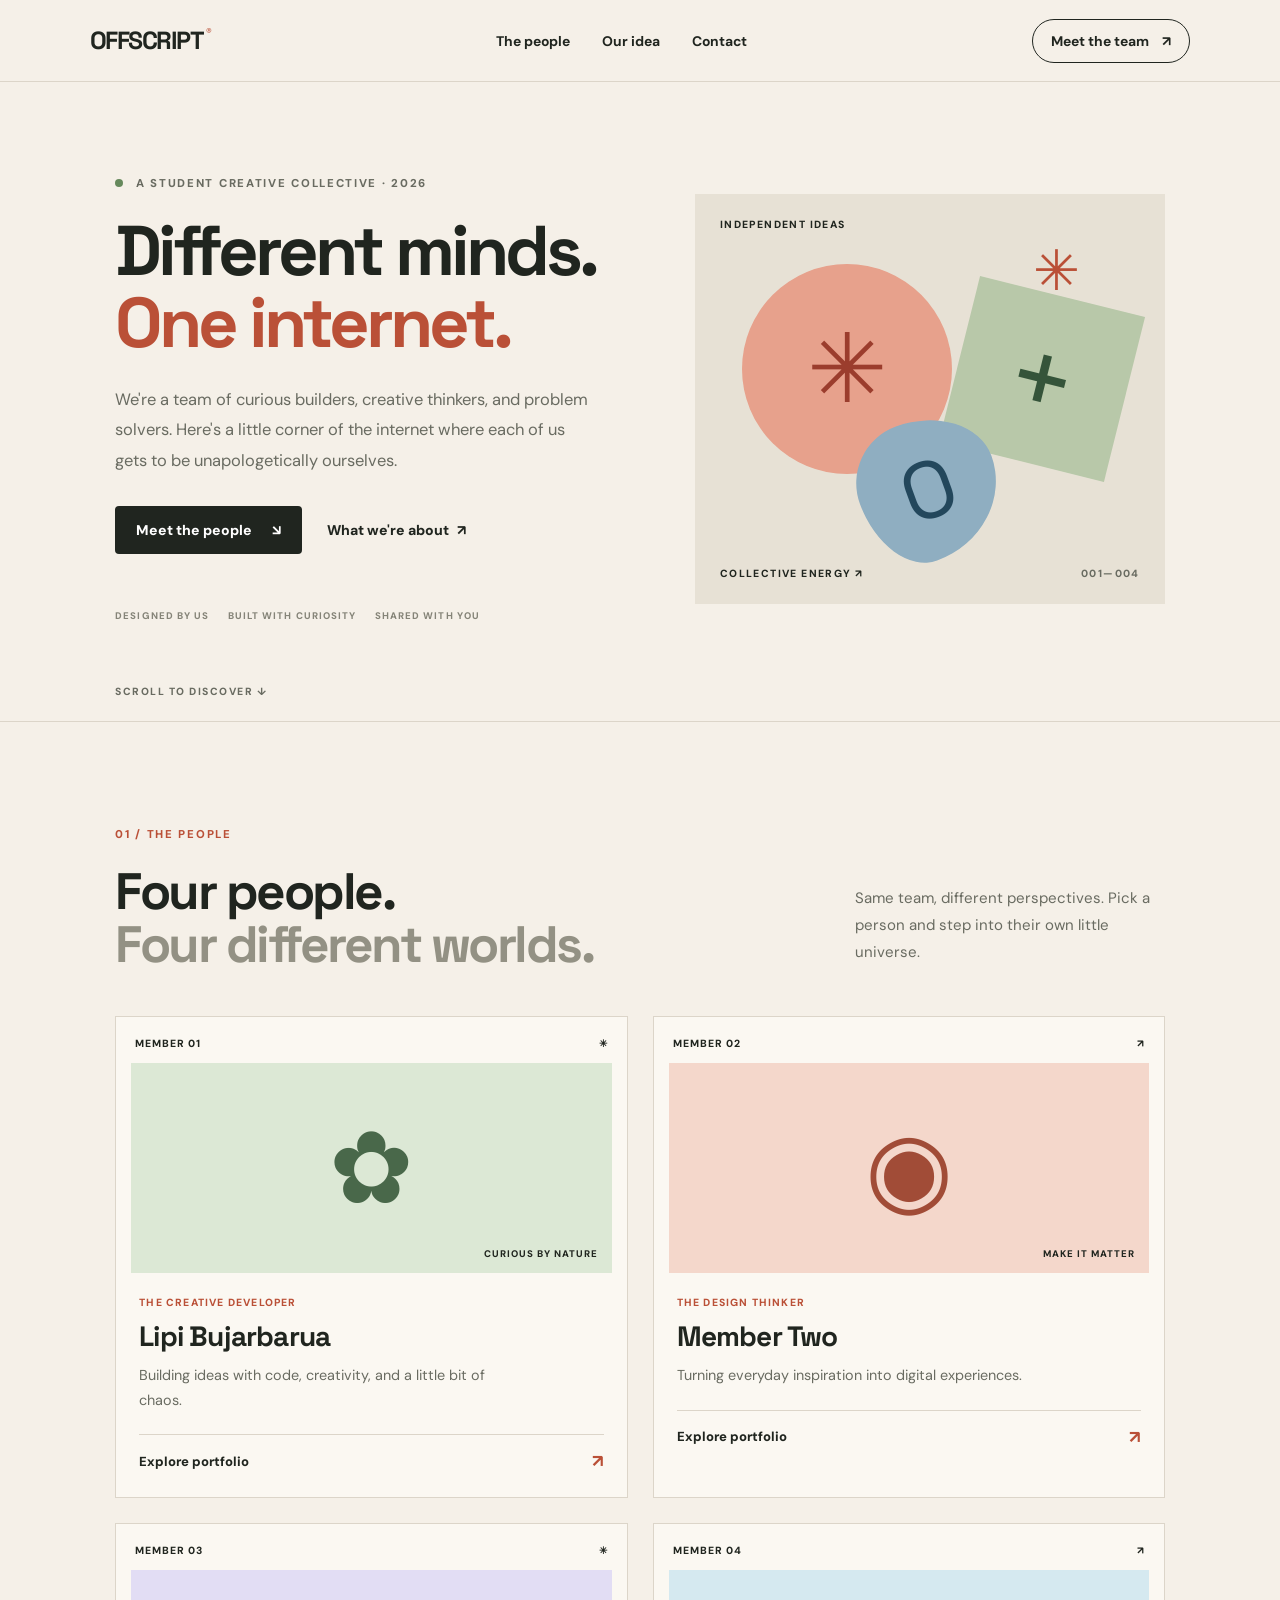
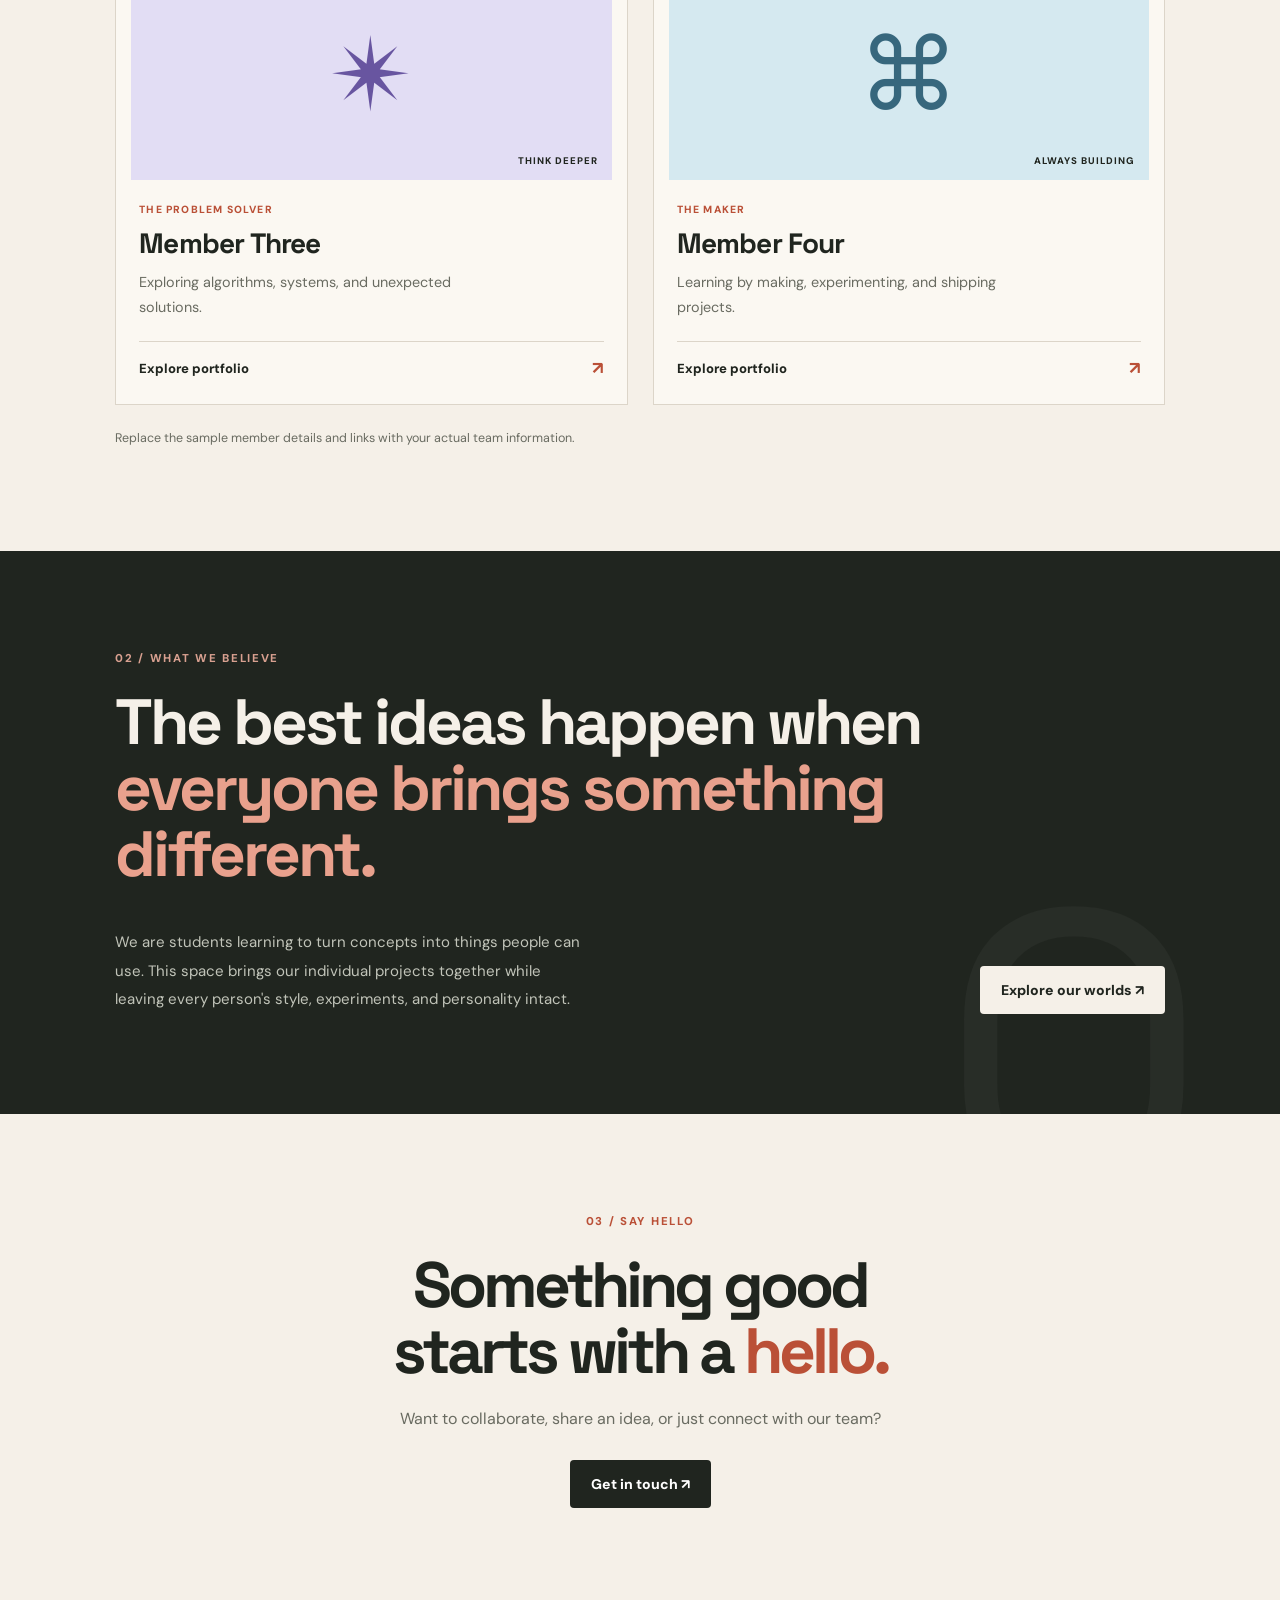
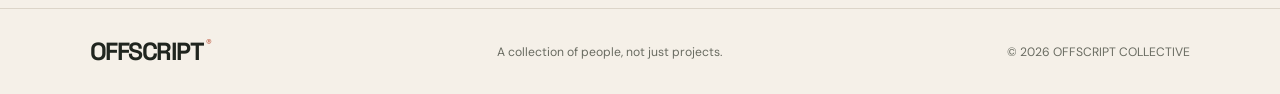
<file: index.html>
<!DOCTYPE html>
<html lang="en">
<head>
  <meta charset="UTF-8">
  <meta name="viewport" content="width=device-width, initial-scale=1.0">
  <meta name="description" content="Meet our team of student developers and explore their portfolios.">
  <title>OFFSCRIPT — The Creative Collective</title>
  <link rel="stylesheet" href="style.css">
  <link rel="preconnect" href="https://fonts.googleapis.com">
  <link href="https://fonts.googleapis.com/css2?family=DM+Sans:wght@400;500;600;700;800&family=Space+Grotesk:wght@400;500;600;700&display=swap" rel="stylesheet">
  <script src="script.js" defer></script>
</head>
<body>
  <header class="topbar">
    <a class="wordmark" href="#home">OFFSCRIPT<span>®</span></a>
    <nav class="nav-links" id="navLinks">
      <a href="#team">The people</a>
      <a href="#about">Our idea</a>
      <a href="#contact">Contact</a>
    </nav>
    <a class="top-cta" href="#team">Meet the team <span>↗</span></a>
    <button class="menu-toggle" id="menuToggle" aria-label="Toggle navigation"
      aria-expanded="false">☰</button>
  </header>

  <main>
    <section class="hero" id="home">
      <div class="hero-copy">
        <p class="kicker"><span class="live-dot"></span> A STUDENT CREATIVE COLLECTIVE · 2026</p>
        <h1>Different minds.<br> <span class="accent">One internet.</span></h1>
        <p class="hero-description">
          We're a team of curious builders, creative thinkers, and problem
          solvers. Here's a little corner of the internet where each of us
          gets to be unapologetically ourselves.
        </p>
        <div class="hero-actions">
          <a href="#team" class="button button-dark">Meet the people <span>↘</span></a>
          <a href="#about" class="text-link">What we're about <span>↗</span></a>
        </div>
        <div class="hero-footnote">
          <span>DESIGNED BY US</span>
          <span>BUILT WITH CURIOSITY</span>
          <span>SHARED WITH YOU</span>
        </div>
      </div>

      <div class="hero-art" aria-label="Abstract colorful shapes representing a creative team">
        <div class="art-label label-top">INDEPENDENT IDEAS</div>
        <div class="shape shape-circle"><span>✳</span></div>
        <div class="shape shape-square"><span>+</span></div>
        <div class="shape shape-blob"><span>O</span></div>
        <div class="shape shape-star">✳</div>
        <div class="art-label label-bottom">COLLECTIVE ENERGY ↗</div>
        <span class="art-number">001—004</span>
      </div>
      <div class="hero-index">SCROLL TO DISCOVER ↓</div>
    </section>

    <section class="team-section" id="team">
      <div class="section-top">
        <div>
          <p class="kicker">01 / THE PEOPLE</p>
          <h2>Four people.<br><span class="muted-heading">Four different worlds.</span></h2>
        </div>
        <p class="section-intro">
          Same team, different perspectives. Pick a person and step into
          their own little universe.
        </p>
      </div>

      <div class="member-grid">
        <!-- Update names, roles, descriptions and folder links for your team. -->
        <article class="member-card card-green">
          <div class="card-meta"><span>MEMBER 01</span><span>✳</span></div>
          <div class="member-art art-green"><span class="art-symbol">✿</span><span class="art-caption">CURIOUS BY NATURE</span></div>
          <div class="member-details">
            <p class="member-role">THE CREATIVE DEVELOPER</p>
            <h3>Lipi Bujarbarua</h3>
            <p>Building ideas with code, creativity, and a little bit of chaos.</p>
            <a class="member-link" href="portfolios/lipi/index.html">Explore portfolio <span>↗</span></a>
          </div>
        </article>

        <article class="member-card card-coral">
          <div class="card-meta"><span>MEMBER 02</span><span>↗</span></div>
          <div class="member-art art-coral"><span class="art-symbol">◉</span><span class="art-caption">MAKE IT MATTER</span></div>
          <div class="member-details">
            <p class="member-role">THE DESIGN THINKER</p>
            <h3>Member Two</h3>
            <p>Turning everyday inspiration into digital experiences.</p>
            <a class="member-link" href="portfolios/member-two/index.html">Explore portfolio <span>↗</span></a>
          </div>
        </article>

        <article class="member-card card-lilac">
          <div class="card-meta"><span>MEMBER 03</span><span>✳</span></div>
          <div class="member-art art-lilac"><span class="art-symbol">✴</span><span class="art-caption">THINK DEEPER</span></div>
          <div class="member-details">
            <p class="member-role">THE PROBLEM SOLVER</p>
            <h3>Member Three</h3>
            <p>Exploring algorithms, systems, and unexpected solutions.</p>
            <a class="member-link" href="portfolios/member-three/index.html">Explore portfolio <span>↗</span></a>
          </div>
        </article>

        <article class="member-card card-blue">
          <div class="card-meta"><span>MEMBER 04</span><span>↗</span></div>
          <div class="member-art art-blue"><span class="art-symbol">⌘</span><span class="art-caption">ALWAYS BUILDING</span></div>
          <div class="member-details">
            <p class="member-role">THE MAKER</p>
            <h3>Member Four</h3>
            <p>Learning by making, experimenting, and shipping projects.</p>
            <a class="member-link" href="portfolios/member-four/index.html">Explore portfolio <span>↗</span></a>
          </div>
        </article>
      </div>
      <p class="edit-note">Replace the sample member details and links with your actual team information.</p>
    </section>

    <section class="manifesto" id="about">
      <p class="kicker">02 / WHAT WE BELIEVE</p>
      <h2>The best ideas happen when <span>everyone brings something different.</span></h2>
      <div class="manifesto-bottom">
        <p>
          We are students learning to turn concepts into things people can
          use. This space brings our individual projects together while
          leaving every person's style, experiments, and personality intact.
        </p>
        <a href="#team" class="button button-light">Explore our worlds ↗</a>
      </div>
      <span class="manifesto-mark">O.</span>
    </section>

    <section class="contact-section" id="contact">
      <p class="kicker">03 / SAY HELLO</p>
      <h2>Something good<br>starts with a <span>hello.</span></h2>
      <p>Want to collaborate, share an idea, or just connect with our team?</p>
      <a class="button button-dark" href="mailto:team@example.com">Get in touch ↗</a>
    </section>
  </main>

  <footer class="footer">
    <a class="wordmark" href="#home">OFFSCRIPT<span>®</span></a>
    <p>A collection of people, not just projects.</p>
    <p>© <span id="year"></span> OFFSCRIPT COLLECTIVE</p>
  </footer>
</body>
</html>
</file>
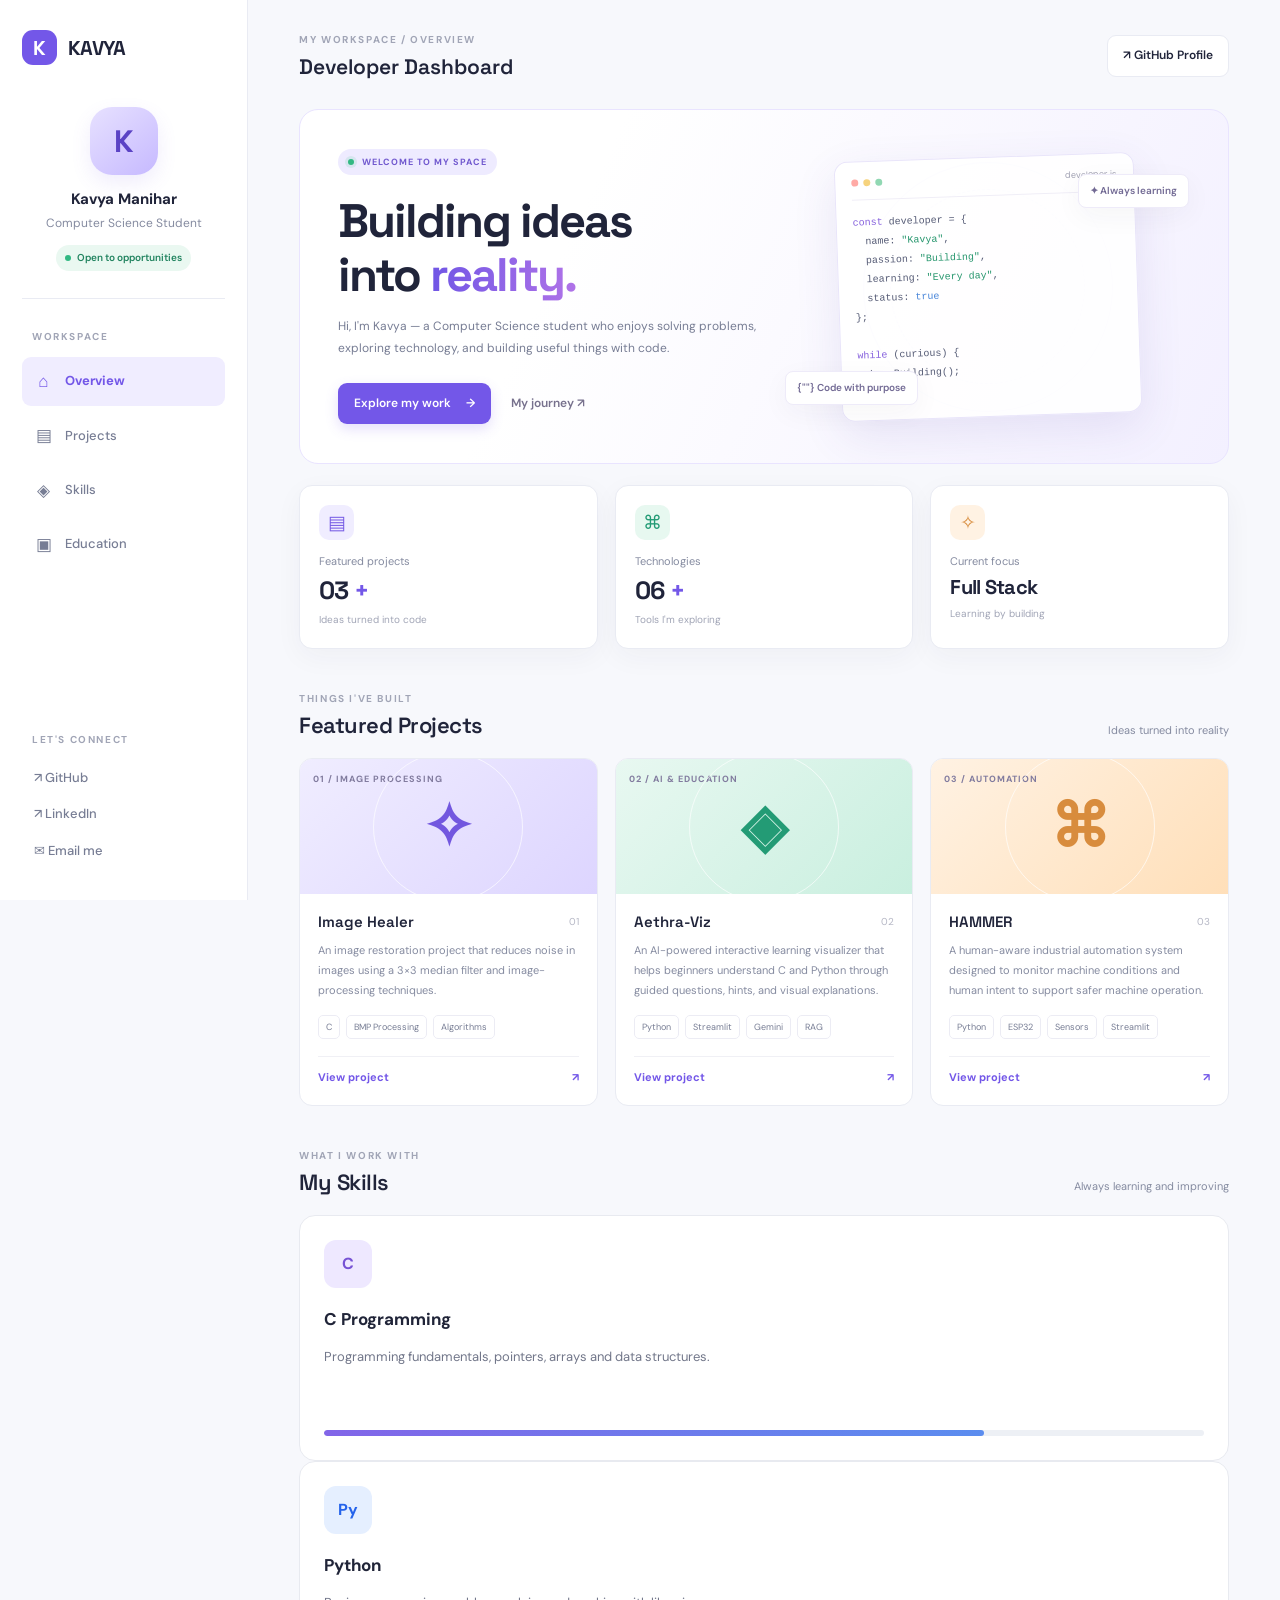
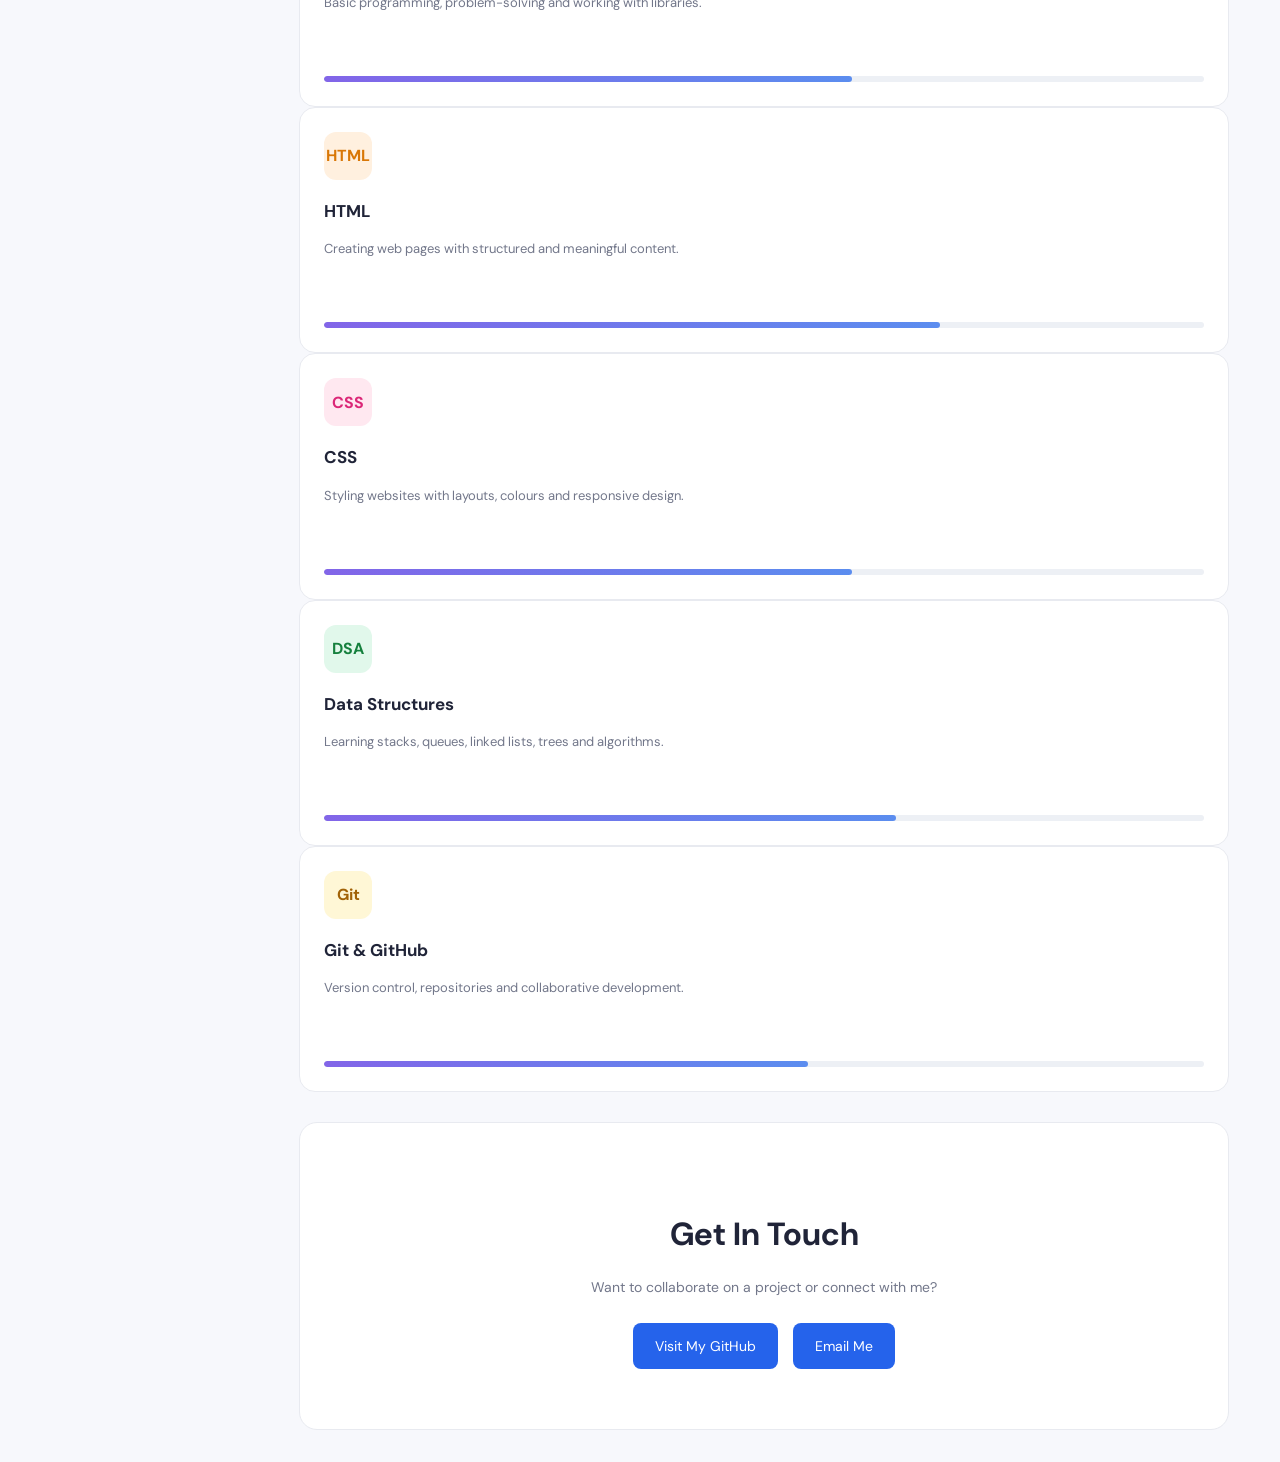
<file: KAVYA/INDEX.HTML>
<!DOCTYPE html>
<html lang="en">
<head>
  <meta charset="UTF-8">
  <meta name="viewport" content="width=device-width, initial-scale=1.0">
  <meta name="description" content="Personal developer portfolio showcasing projects, skills, and education.">
  <title>Kavya | Developer Portfolio</title>
  <link rel="stylesheet" href="style.css">
  <script src="script.js" defer></script>
</head>
<body>
  <div class="layout">
    <aside class="sidebar">
      <a class="brand" href="#home"><span class="brand-icon">K</span> KAVYA </a>

      <div class="profile-mini">
        <div class="avatar">K</div>
        <h3>Kavya Manihar</h3>
        <p>Computer Science Student</p>
        <span class="status"><span></span> Open to opportunities</span>
      </div>

      <p class="nav-heading">WORKSPACE</p>
      <nav class="navigation" aria-label="Main navigation">
        <a class="nav-link active" href="#home"><span>⌂</span> Overview</a>
        <a class="nav-link" href="#projects"><span>▤</span> Projects</a>
        <a class="nav-link" href="#skills"><span>◈</span> Skills</a>
        <a class="nav-link" href="#education"><span>▣</span> Education</a>
      </nav>

      <div class="sidebar-bottom">
        <p class="nav-heading">LET'S CONNECT</p>
        <a class="nav-link" href="https://github.com/" target="_blank" rel="noopener noreferrer">↗ GitHub</a>
        <a class="nav-link" href="https://www.linkedin.com/" target="_blank" rel="noopener noreferrer">↗ LinkedIn</a>
        <a class="nav-link" href="mailto:your.email@example.com">✉ Email me</a>
      </div>
    </aside>

    <main class="main-content" id="home">
      <header class="topbar">
        <div>
          <p class="eyebrow">MY WORKSPACE / OVERVIEW</p>
          <h2>Developer Dashboard</h2>
        </div>
        <a class="github-button" href="https://github.com/" target="_blank" rel="noopener noreferrer">
          <span>↗</span> GitHub Profile
        </a>
      </header>

      <section class="welcome reveal">
        <div class="welcome-copy">
          <span class="pill"><span class="live-dot"></span> WELCOME TO MY SPACE</span>
          <h1>Building ideas<br>into <span>reality.</span></h1>
          <p>Hi, I'm Kavya — a Computer Science student who enjoys solving problems, exploring technology, and building useful things with code.</p>
          <div class="hero-actions">
            <a class="primary-button" href="#projects">Explore my work <span>→</span></a>
            <a class="text-button" href="#education">My journey ↗</a>
          </div>
        </div>
        <div class="hero-art" aria-hidden="true">
          <div class="orbit orbit-one"></div>
          <div class="orbit orbit-two"></div>
          <div class="code-card">
            <div class="window-dots"><i></i><i></i><i></i><span>developer.js</span></div>
            <pre><span class="code-purple">const</span> developer = {
  name: <span class="code-green">"Kavya"</span>,
  passion: <span class="code-green">"Building"</span>,
  learning: <span class="code-green">"Every day"</span>,
  status: <span class="code-blue">true</span>
};

<span class="code-purple">while</span> (curious) {
  keepBuilding();
}</pre>
          </div>
          <div class="floating-chip chip-top">✦ Always learning</div>
          <div class="floating-chip chip-bottom">{"</>"} Code with purpose</div>
        </div>
      </section>

      <section class="stats-grid" aria-label="Portfolio highlights">
        <article class="stat-card reveal">
          <div class="stat-icon purple">▤</div>
          <p>Featured projects</p>
          <h3>03 <span>+</span></h3>
          <small>Ideas turned into code</small>
        </article>
        <article class="stat-card reveal">
          <div class="stat-icon green">⌘</div>
          <p>Technologies</p>
          <h3>06 <span>+</span></h3>
          <small>Tools I'm exploring</small>
        </article>
        <article class="stat-card reveal">
          <div class="stat-icon orange">✧</div>
          <p>Current focus</p>
          <h3 class="focus-value">Full Stack</h3>
          <small>Learning by building</small>
        </article>
      </section>

      
<section class="section reveal" id="projects">
  <div class="section-heading">
    <div>
      <p class="eyebrow">THINGS I'VE BUILT</p>
      <h2>Featured Projects</h2>
    </div>
    <span class="section-note">Ideas turned into reality</span>
  </div>

  <div class="project-grid">

    <!-- Project 1: Image Healer -->
    <article class="project-card">
      <div class="project-visual visual-purple">
        <span class="project-symbol">✧</span>
        <span class="visual-tag">01 / IMAGE PROCESSING</span>
        <div class="visual-orb"></div>
      </div>

      <div class="project-body">
        <div class="project-title">
          <h3>Image Healer</h3>
          <span class="project-number">01</span>
        </div>

        <p>
          An image restoration project that reduces noise in images
          using a 3×3 median filter and image-processing techniques.
        </p>

        <div class="tags">
          <span>C</span>
          <span>BMP Processing</span>
          <span>Algorithms</span>
        </div>

        <a class="project-link"
           href="https://github.com/"
           target="_blank"
           rel="noopener noreferrer">
          View project <span>↗</span>
        </a>
      </div>
    </article>

    <!-- Project 2: Aethra-Viz -->
    <article class="project-card">
      <div class="project-visual visual-green">
        <span class="project-symbol">◈</span>
        <span class="visual-tag">02 / AI & EDUCATION</span>
        <div class="visual-orb"></div>
      </div>

      <div class="project-body">
        <div class="project-title">
          <h3>Aethra-Viz</h3>
          <span class="project-number">02</span>
        </div>

        <p>
          An AI-powered interactive learning visualizer that helps
          beginners understand C and Python through guided questions,
          hints, and visual explanations.
        </p>

        <div class="tags">
          <span>Python</span>
          <span>Streamlit</span>
          <span>Gemini</span>
          <span>RAG</span>
        </div>

        <a class="project-link"
           href="https://github.com/"
           target="_blank"
           rel="noopener noreferrer">
          View project <span>↗</span>
        </a>
      </div>
    </article>

    <!-- Project 3: HAMMER -->
    <article class="project-card">
      <div class="project-visual visual-orange">
        <span class="project-symbol">⌘</span>
        <span class="visual-tag">03 / AUTOMATION</span>
        <div class="visual-orb"></div>
      </div>

      <div class="project-body">
        <div class="project-title">
          <h3>HAMMER</h3>
          <span class="project-number">03</span>
        </div>

        <p>
          A human-aware industrial automation system designed to
          monitor machine conditions and human intent to support
          safer machine operation.
        </p>

        <div class="tags">
          <span>Python</span>
          <span>ESP32</span>
          <span>Sensors</span>
          <span>Streamlit</span>
        </div>

        <a class="project-link"
           href="https://github.com/"
           target="_blank"
           rel="noopener noreferrer">
          View project <span>↗</span>
        </a>
      </div>
    </article>

  </div>
</section>

<!-- Skills Section -->
<section class="section reveal" id="skills">
    <div class="section-heading">
        <div>
            <p class="eyebrow">WHAT I WORK WITH</p>
            <h2>My Skills</h2>
        </div>
        <span class="section-note">Always learning and improving</span>
    </div>

    <div class="skills-grid">

        <article class="skill-card">
            <div class="skill-icon skill-purple">C</div>
            <h3>C Programming</h3>
            <p>Programming fundamentals, pointers, arrays and data structures.</p>
            <div class="skill-bar">
                <div class="skill-progress" style="width: 75%;"></div>
            </div>
        </article>

        <article class="skill-card">
            <div class="skill-icon skill-blue">Py</div>
            <h3>Python</h3>
            <p>Basic programming, problem-solving and working with libraries.</p>
            <div class="skill-bar">
                <div class="skill-progress" style="width: 60%;"></div>
            </div>
        </article>

        <article class="skill-card">
            <div class="skill-icon skill-orange">HTML</div>
            <h3>HTML</h3>
            <p>Creating web pages with structured and meaningful content.</p>
            <div class="skill-bar">
                <div class="skill-progress" style="width: 70%;"></div>
            </div>
        </article>

        <article class="skill-card">
            <div class="skill-icon skill-pink">CSS</div>
            <h3>CSS</h3>
            <p>Styling websites with layouts, colours and responsive design.</p>
            <div class="skill-bar">
                <div class="skill-progress" style="width: 60%;"></div>
            </div>
        </article>

        <article class="skill-card">
            <div class="skill-icon skill-green">DSA</div>
            <h3>Data Structures</h3>
            <p>Learning stacks, queues, linked lists, trees and algorithms.</p>
            <div class="skill-bar">
                <div class="skill-progress" style="width: 65%;"></div>
            </div>
        </article>

        <article class="skill-card">
            <div class="skill-icon skill-yellow">Git</div>
            <h3>Git & GitHub</h3>
            <p>Version control, repositories and collaborative development.</p>
            <div class="skill-bar">
                <div class="skill-progress" style="width: 55%;"></div>
            </div>
        </article>

    </div>
</section>

<!-- Contact Section -->
<section id="contact" class="contact-section">
    <h2>Get In Touch</h2>
    <p>Want to collaborate on a project or connect with me?</p>

    <div class="contact-links">
        <a href="https://github.com/KavyaMANIHAR"
           target="_blank"
           rel="noopener noreferrer"
           class="contact-btn">
            Visit My GitHub
        </a>

        <a href="mailto:kavyamanihar@gmail.com"
           class="contact-btn">
            Email Me
        </a>
    </div>
</section>
</file>
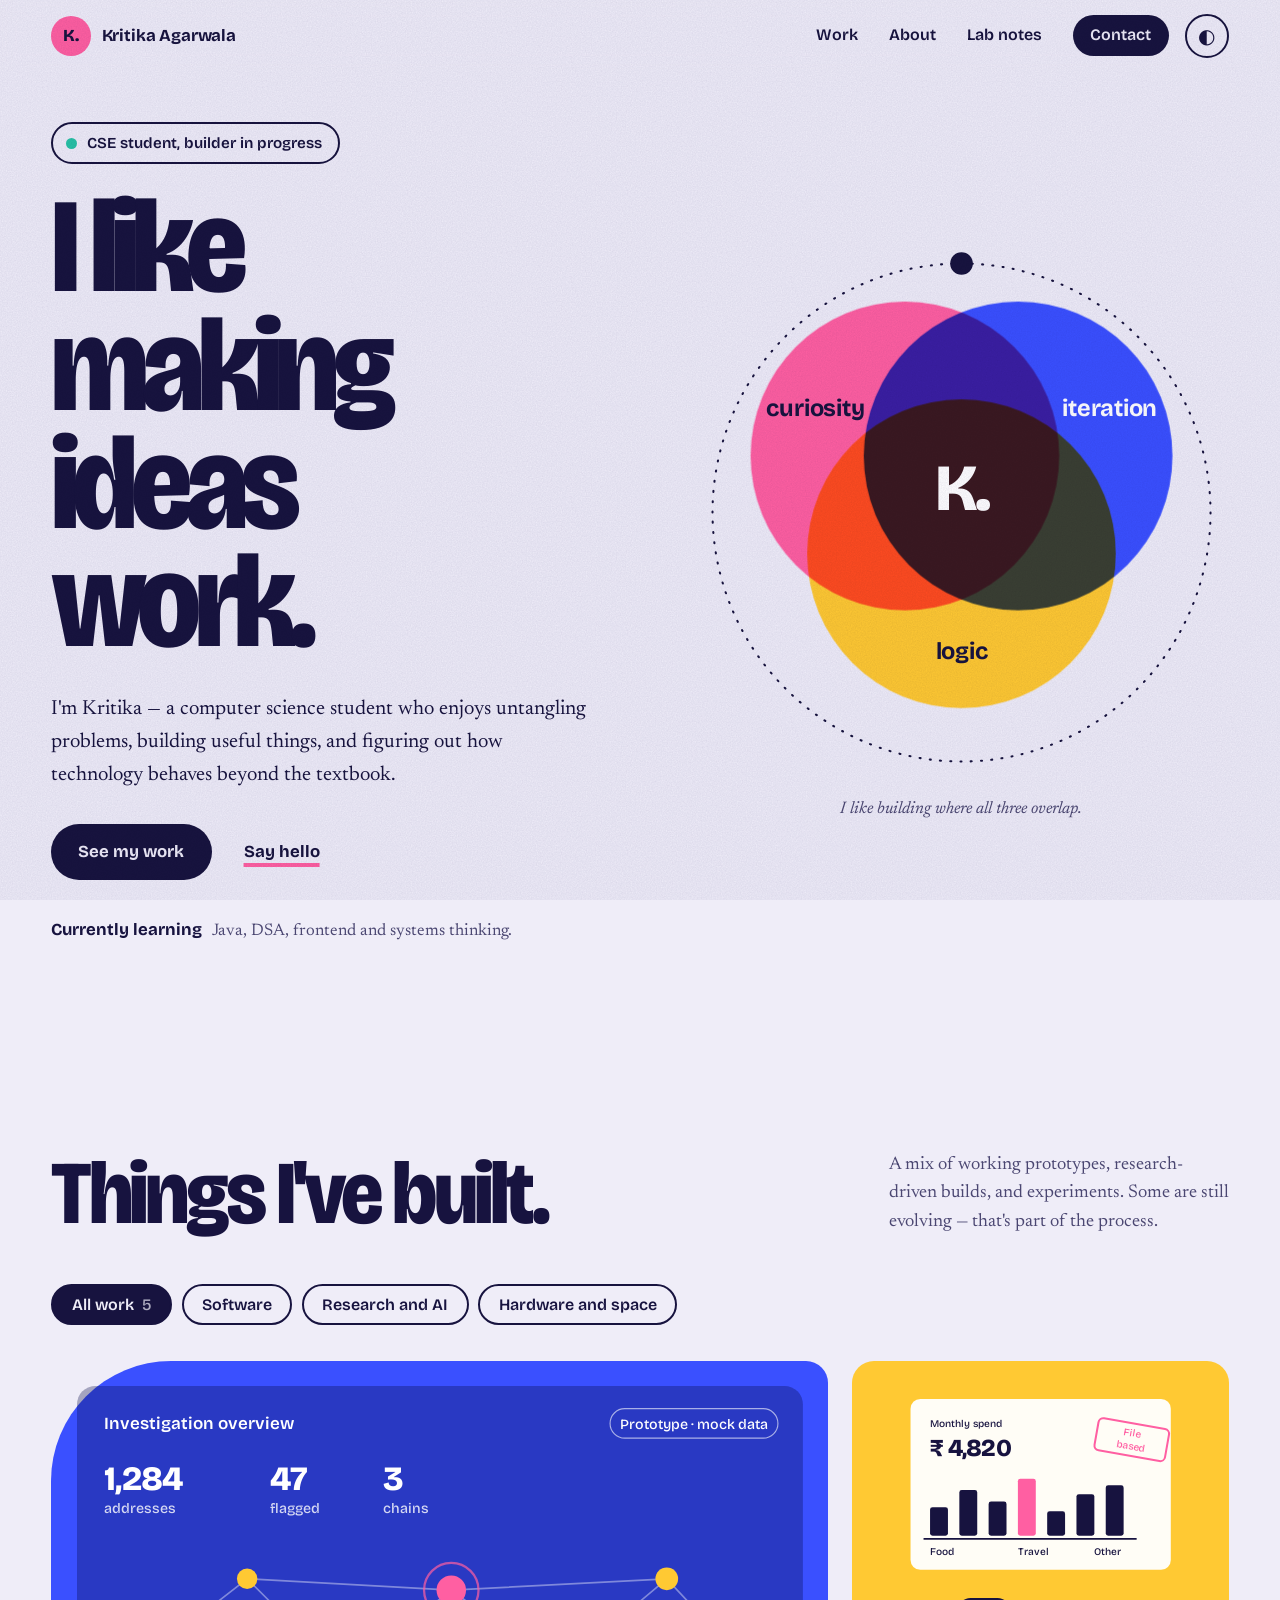
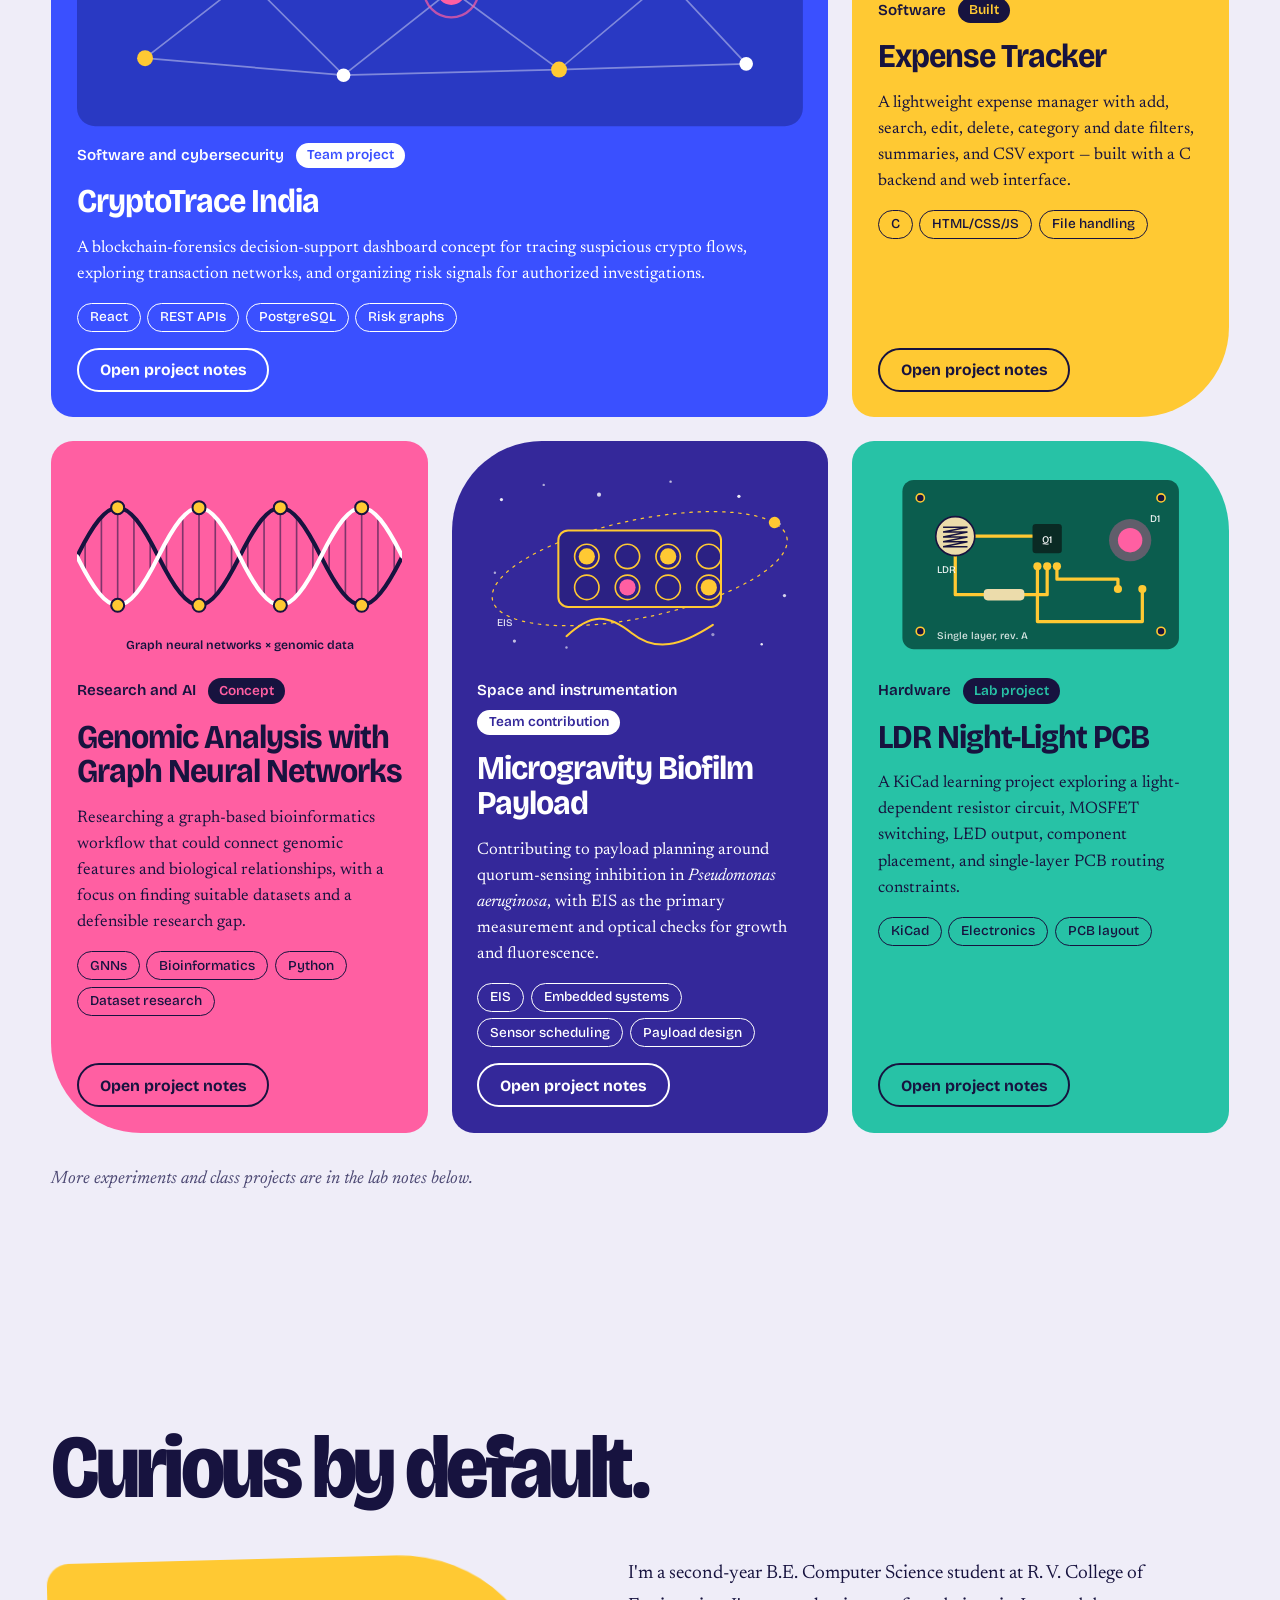
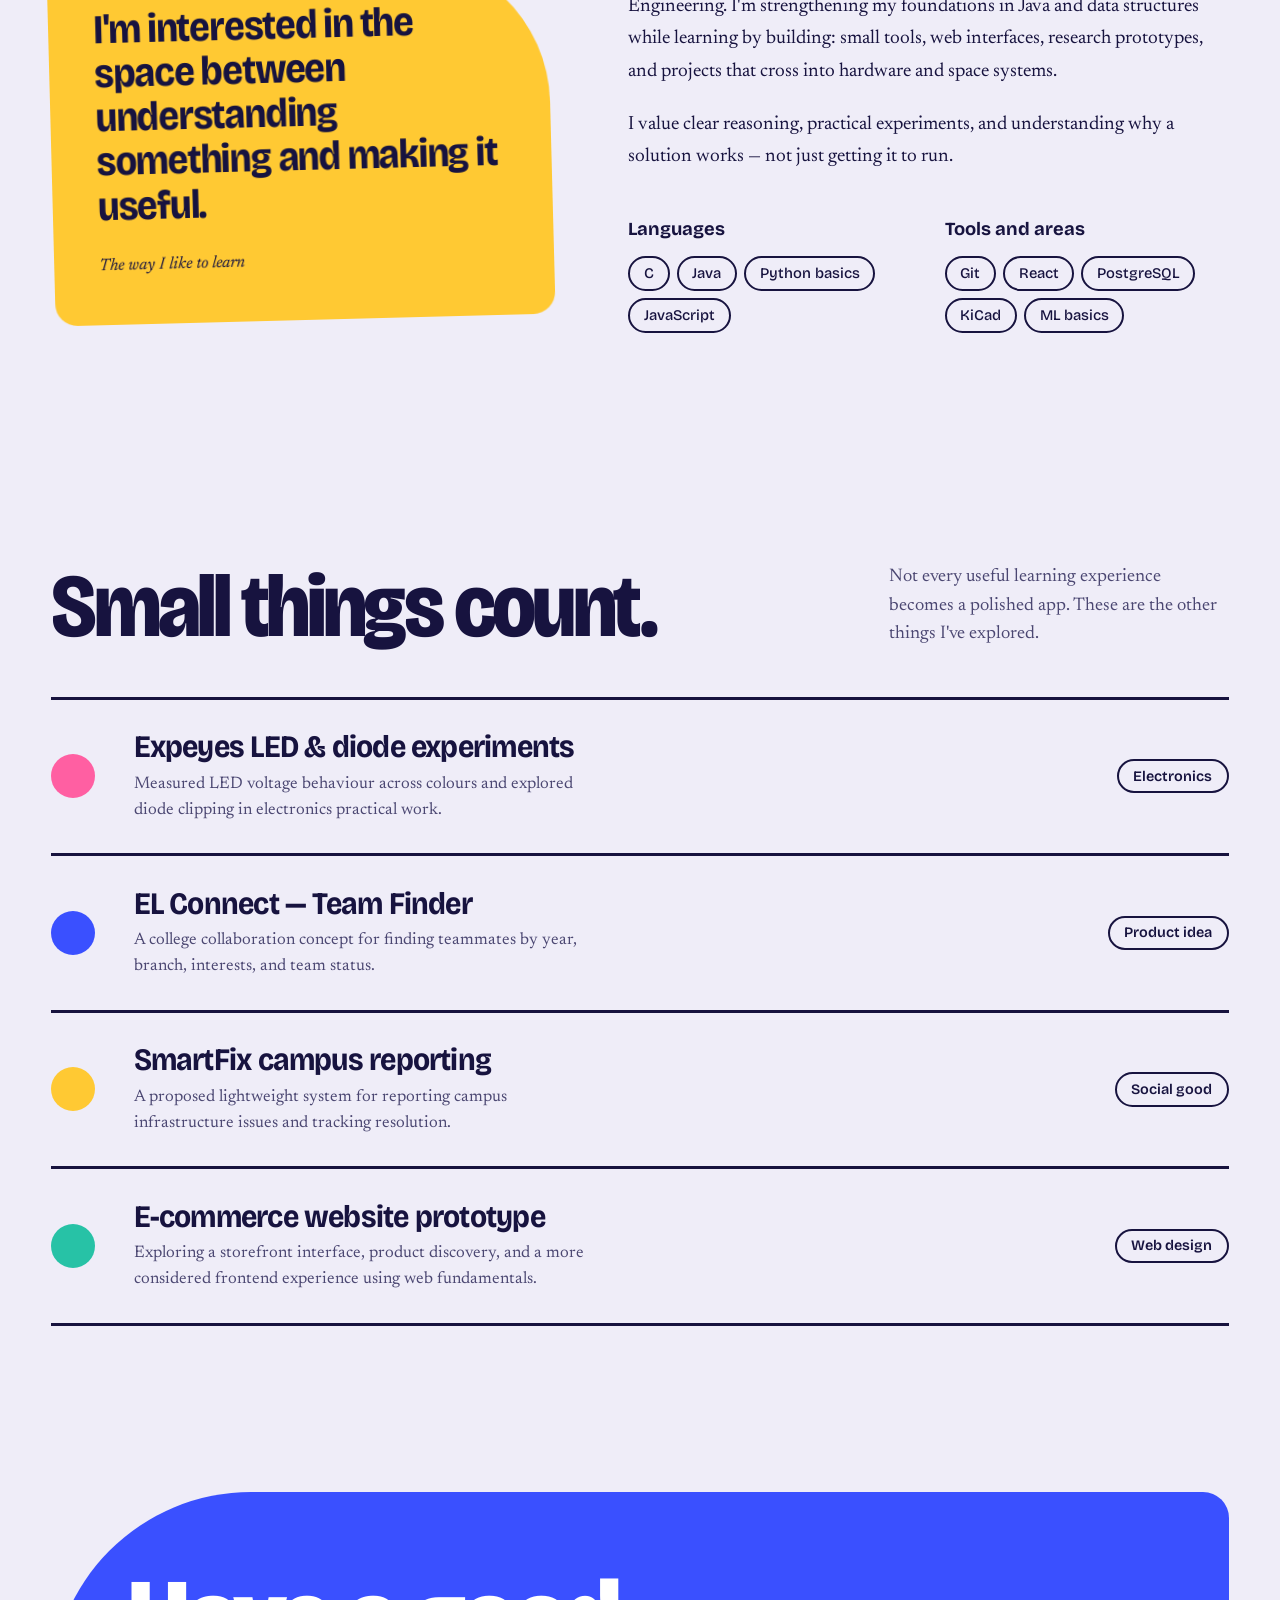
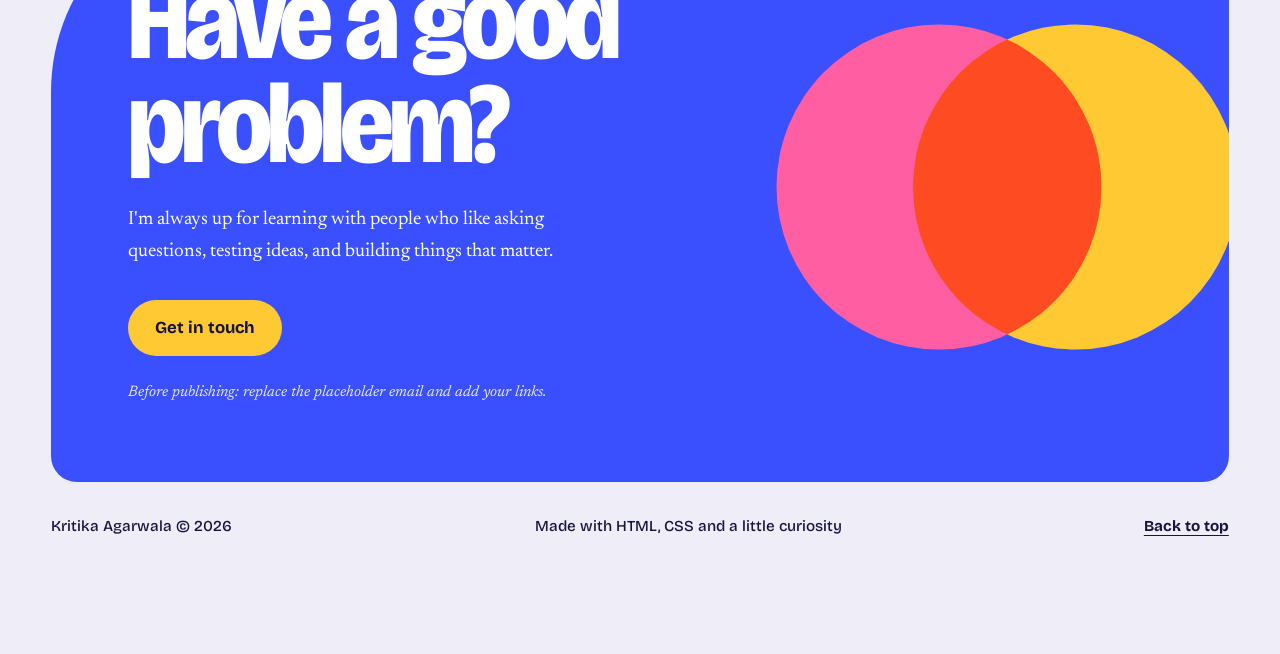
<file: Kritika/index.html>
<!DOCTYPE html>
<html lang="en">
<head>
  <meta charset="UTF-8" />
  <meta name="viewport" content="width=device-width, initial-scale=1.0" />
  <meta name="theme-color" content="#efedf8" />
  <meta name="description" content="Kritika Agarwala — CSE student, developer, and curious builder." />
  <title>Kritika Agarwala — Portfolio</title>
  <link rel="preconnect" href="https://fonts.googleapis.com">
  <link rel="preconnect" href="https://fonts.gstatic.com" crossorigin>
  <link href="https://fonts.googleapis.com/css2?family=Bricolage+Grotesque:opsz,wdth,wght@12..96,75..100,400..800&family=Newsreader:ital,opsz,wght@0,6..72,400..600;1,6..72,400..600&display=swap" rel="stylesheet">
  <link rel="stylesheet" href="style.css" />
</head>
<body>
  <div class="grain" aria-hidden="true"></div>

  <header class="topbar">
    <a class="wordmark" href="#home" aria-label="Kritika Agarwala, back to top">
      <span class="mark">K.</span>
      <span class="wordmark-name">Kritika Agarwala</span>
    </a>

    <nav class="nav-links" aria-label="Main navigation">
      <a href="#work">Work</a>
      <a href="#about">About</a>
      <a href="#lab">Lab notes</a>
      <a class="nav-cta" href="#contact">Contact</a>
    </nav>

    <button class="theme-toggle" id="themeToggle" aria-label="Switch between day and night theme" title="Switch theme">
      <span class="theme-icon" aria-hidden="true">◐</span>
    </button>
  </header>

  <main>
    <!-- HERO -->
    <section class="hero section-wrap" id="home">
      <div class="hero-copy">
        <p class="hero-status"><span class="status-dot" aria-hidden="true"></span>CSE student, builder in progress</p>

        <h1>I like<br>making<br>ideas<br>work.</h1>

        <p class="hero-intro">
          I'm Kritika — a computer science student who enjoys untangling problems,
          building useful things, and figuring out how technology behaves beyond the textbook.
        </p>

        <div class="hero-actions">
          <a class="button button-ink" href="#work">See my work</a>
          <a class="text-link" href="#contact">Say hello</a>
        </div>

        <p class="hero-learning">
          <b>Currently learning</b> Java, DSA, frontend and systems thinking.
        </p>
      </div>

      <figure class="hero-art" id="heroArt">
        <svg viewBox="0 0 520 520" role="img" aria-label="Three overlapping circles labelled curiosity, iteration and logic, with a small satellite orbiting them">
          <g class="orbit">
            <circle cx="260" cy="260" r="242" fill="none" stroke="var(--ink)" stroke-width="2" stroke-dasharray="1 9" stroke-linecap="round"/>
            <circle cx="260" cy="18" r="11" fill="var(--ink)"/>
          </g>

          <g class="p p1"><circle class="c-pink"   cx="205" cy="205" r="150"/></g>
          <g class="p p2"><circle class="c-blue"   cx="315" cy="205" r="150"/></g>
          <g class="p p3"><circle class="c-yellow" cx="260" cy="300" r="150"/></g>

          <g class="venn-labels">
            <text class="lbl lbl-pink"   x="118" y="166">curiosity</text>
            <text class="lbl lbl-blue"   x="404" y="166">iteration</text>
            <text class="lbl lbl-yellow" x="260" y="402">logic</text>
            <text class="lbl-center" x="260" y="258">K.</text>
          </g>
        </svg>
        <figcaption>I like building where all three overlap.</figcaption>
      </figure>
    </section>

    <!-- WORK -->
    <section class="work section-wrap" id="work">
      <div class="section-heading">
        <h2>Things I've built.</h2>
        <p class="section-note">
          A mix of working prototypes, research-driven builds, and experiments.
          Some are still evolving — that's part of the process.
        </p>
      </div>

      <div class="filters" role="group" aria-label="Filter projects">
        <button class="filter active" data-filter="all">All work <span>5</span></button>
        <button class="filter" data-filter="software">Software</button>
        <button class="filter" data-filter="research">Research and AI</button>
        <button class="filter" data-filter="hardware">Hardware and space</button>
      </div>

      <div class="project-grid" id="projectGrid">

        <!-- CryptoTrace -->
        <article class="project-card card-blue featured" data-category="software" data-project="cryptotrace">
          <div class="project-visual">
            <svg viewBox="0 0 640 300" role="img" aria-label="Illustrative transaction network with one flagged address highlighted">
              <rect width="640" height="300" rx="16" fill="rgba(8,10,70,.32)"/>
              <text x="24" y="38" class="t-sm" fill="#fff">Investigation overview</text>
              <rect x="470" y="20" width="148" height="26" rx="13" fill="none" stroke="#fff" stroke-opacity=".6"/>
              <text x="544" y="38" text-anchor="middle" class="t-xs" fill="#fff">Prototype · mock data</text>

              <g fill="#fff">
                <text x="24"  y="92" class="t-num">1,284</text><text x="24"  y="112" class="t-xs" fill-opacity=".8">addresses</text>
                <text x="170" y="92" class="t-num">47</text>   <text x="170" y="112" class="t-xs" fill-opacity=".8">flagged</text>
                <text x="270" y="92" class="t-num">3</text>    <text x="270" y="112" class="t-xs" fill-opacity=".8">chains</text>
              </g>

              <g stroke="#fff" stroke-opacity=".4" stroke-width="1.5" fill="none">
                <path d="M60 240 L150 170 L235 255 L330 180 L425 250 L520 170 L590 245"/>
                <path d="M150 170 L330 180 M235 255 L425 250 M60 240 L235 255 M425 250 L590 245 M330 180 L520 170"/>
              </g>
              <circle cx="330" cy="180" r="24" fill="none" stroke="#ff5fa2" stroke-width="2" stroke-opacity=".7"/>
              <g>
                <circle cx="60"  cy="240" r="7"  fill="#ffc933"/>
                <circle cx="150" cy="170" r="9"  fill="#ffc933"/>
                <circle cx="235" cy="255" r="6"  fill="#fff"/>
                <circle cx="330" cy="180" r="13" fill="#ff5fa2"/>
                <circle cx="425" cy="250" r="7"  fill="#ffc933"/>
                <circle cx="520" cy="170" r="10" fill="#ffc933"/>
                <circle cx="590" cy="245" r="6"  fill="#fff"/>
              </g>
            </svg>
          </div>

          <div class="project-meta">
            <span class="project-type">Software and cybersecurity</span>
            <span class="project-status">Team project</span>
          </div>
          <h3>CryptoTrace India</h3>
          <p>
            A blockchain-forensics decision-support dashboard concept for tracing suspicious
            crypto flows, exploring transaction networks, and organizing risk signals for authorized investigations.
          </p>
          <ul class="tag-row">
            <li>React</li><li>REST APIs</li><li>PostgreSQL</li><li>Risk graphs</li>
          </ul>
          <button class="card-link open-project" data-id="cryptotrace">Open project notes</button>
        </article>

        <!-- Expense tracker -->
        <article class="project-card card-yellow" data-category="software" data-project="expense">
          <div class="project-visual">
            <svg viewBox="0 0 400 240" role="img" aria-label="Receipt showing a monthly spend bar chart">
              <rect x="40" y="16" width="320" height="210" rx="12" fill="#fffdf6"/>
              <text x="64" y="50" class="t-xs" fill="#17133f">Monthly spend</text>
              <text x="64" y="86" class="t-num" fill="#17133f">₹ 4,820</text>
              <g fill="#17133f">
                <rect x="64"  y="149" width="22" height="35" rx="3"/>
                <rect x="100" y="128" width="22" height="56" rx="3"/>
                <rect x="136" y="142" width="22" height="42" rx="3"/>
                <rect x="172" y="114" width="22" height="70" rx="3" fill="#ff5fa2"/>
                <rect x="208" y="154" width="22" height="30" rx="3"/>
                <rect x="244" y="133" width="22" height="51" rx="3"/>
                <rect x="280" y="122" width="22" height="62" rx="3"/>
              </g>
              <line x1="56" y1="188" x2="318" y2="188" stroke="#17133f" stroke-width="2"/>
              <g class="t-xs" fill="#17133f">
                <text x="64" y="208">Food</text><text x="172" y="208">Travel</text><text x="266" y="208">Other</text>
              </g>
              <g transform="rotate(10 312 66)">
                <rect x="268" y="46" width="88" height="40" rx="6" fill="none" stroke="#ff5fa2" stroke-width="2.5"/>
                <text x="312" y="62" text-anchor="middle" class="t-xs" fill="#ff5fa2">File</text>
                <text x="312" y="78" text-anchor="middle" class="t-xs" fill="#ff5fa2">based</text>
              </g>
            </svg>
          </div>

          <div class="project-meta">
            <span class="project-type">Software</span>
            <span class="project-status">Built</span>
          </div>
          <h3>Expense Tracker</h3>
          <p>
            A lightweight expense manager with add, search, edit, delete, category and date filters,
            summaries, and CSV export — built with a C backend and web interface.
          </p>
          <ul class="tag-row">
            <li>C</li><li>HTML/CSS/JS</li><li>File handling</li>
          </ul>
          <button class="card-link open-project" data-id="expense">Open project notes</button>
        </article>

        <!-- Genome -->
        <article class="project-card card-pink" data-category="research" data-project="genome">
          <div class="project-visual">
            <svg viewBox="0 0 400 240" role="img" aria-label="Double helix with graph nodes on its strands">
              <g stroke="#17133f" stroke-opacity=".55" stroke-width="2">
                <line x1="10" y1="91" x2="10" y2="129"/><line x1="30" y1="61" x2="30" y2="159"/><line x1="50" y1="50" x2="50" y2="170"/><line x1="70" y1="61" x2="70" y2="159"/><line x1="90" y1="91" x2="90" y2="129"/><line x1="110" y1="129" x2="110" y2="91"/><line x1="130" y1="159" x2="130" y2="61"/><line x1="150" y1="170" x2="150" y2="50"/><line x1="170" y1="159" x2="170" y2="61"/><line x1="190" y1="129" x2="190" y2="91"/><line x1="210" y1="91" x2="210" y2="129"/><line x1="230" y1="61" x2="230" y2="159"/><line x1="250" y1="50" x2="250" y2="170"/><line x1="270" y1="61" x2="270" y2="159"/><line x1="290" y1="91" x2="290" y2="129"/><line x1="310" y1="129" x2="310" y2="91"/><line x1="330" y1="159" x2="330" y2="61"/><line x1="350" y1="170" x2="350" y2="50"/><line x1="370" y1="159" x2="370" y2="61"/><line x1="390" y1="129" x2="390" y2="91"/>
              </g>
              <path d="M0 110 C40 30 60 30 100 110 S160 190 200 110 S260 30 300 110 S360 190 400 110" fill="none" stroke="#17133f" stroke-width="5" stroke-linecap="round"/>
              <path d="M0 110 C40 190 60 190 100 110 S160 30 200 110 S260 190 300 110 S360 30 400 110" fill="none" stroke="#fff" stroke-width="5" stroke-linecap="round"/>
              <g fill="#ffc933" stroke="#17133f" stroke-width="2.5">
                <circle cx="50"  cy="50"  r="8"/><circle cx="150" cy="50"  r="8"/><circle cx="250" cy="50"  r="8"/><circle cx="350" cy="50"  r="8"/>
                <circle cx="50"  cy="170" r="8"/><circle cx="150" cy="170" r="8"/><circle cx="250" cy="170" r="8"/><circle cx="350" cy="170" r="8"/>
              </g>
              <text x="200" y="224" text-anchor="middle" class="t-sm" fill="#17133f">Graph neural networks × genomic data</text>
            </svg>
          </div>

          <div class="project-meta">
            <span class="project-type">Research and AI</span>
            <span class="project-status">Concept</span>
          </div>
          <h3>Genomic Analysis with Graph Neural Networks</h3>
          <p>
            Researching a graph-based bioinformatics workflow that could connect genomic features
            and biological relationships, with a focus on finding suitable datasets and a defensible research gap.
          </p>
          <ul class="tag-row">
            <li>GNNs</li><li>Bioinformatics</li><li>Python</li><li>Dataset research</li>
          </ul>
          <button class="card-link open-project" data-id="genome">Open project notes</button>
        </article>

        <!-- Antariksh -->
        <article class="project-card card-violet" data-category="hardware" data-project="antariksh">
          <div class="project-visual">
            <svg viewBox="0 0 400 240" role="img" aria-label="Multi-well payload plate in orbit with an impedance curve beneath it">
              <g fill="#fff">
                <circle cx="30"  cy="40"  r="2"   fill-opacity=".9"/><circle cx="82"  cy="22"  r="1.5" fill-opacity=".6"/>
                <circle cx="150" cy="34"  r="2.5" fill-opacity=".8"/><circle cx="238" cy="18"  r="1.5" fill-opacity=".7"/>
                <circle cx="322" cy="36"  r="2"   fill-opacity=".9"/><circle cx="372" cy="70"  r="1.5" fill-opacity=".6"/>
                <circle cx="22"  cy="130" r="1.5" fill-opacity=".6"/><circle cx="378" cy="158" r="2"   fill-opacity=".8"/>
                <circle cx="46"  cy="214" r="2"   fill-opacity=".7"/><circle cx="350" cy="218" r="1.5" fill-opacity=".9"/>
                <circle cx="290" cy="206" r="2"   fill-opacity=".5"/><circle cx="110" cy="222" r="1.5" fill-opacity=".6"/>
              </g>
              <g transform="rotate(-12 200 125)">
                <ellipse cx="200" cy="125" rx="185" ry="60" fill="none" stroke="#ffc933" stroke-width="1.5" stroke-dasharray="3 7" stroke-linecap="round"/>
                <circle cx="374" cy="104" r="7" fill="#ffc933"/>
              </g>
              <rect x="100" y="78" width="200" height="94" rx="12" fill="#2b2183" stroke="#ffc933" stroke-width="2.5"/>
              <g stroke="#ffc933" stroke-width="2" fill="none">
                <circle cx="135" cy="110" r="15"/><circle cx="185" cy="110" r="15"/><circle cx="235" cy="110" r="15"/><circle cx="285" cy="110" r="15"/>
                <circle cx="135" cy="148" r="15"/><circle cx="185" cy="148" r="15"/><circle cx="235" cy="148" r="15"/><circle cx="285" cy="148" r="15"/>
              </g>
              <circle cx="135" cy="110" r="10" fill="#ffc933"/>
              <circle cx="235" cy="110" r="10" fill="#ffc933"/>
              <circle cx="185" cy="148" r="10" fill="#ff5fa2"/>
              <circle cx="285" cy="148" r="10" fill="#ffc933"/>
              <path d="M110 208 C140 180 160 180 190 204 S250 220 290 194" fill="none" stroke="#ffc933" stroke-width="2.5" stroke-linecap="round"/>
              <text x="24" y="196" class="t-xs" fill="#fff" fill-opacity=".85">EIS</text>
            </svg>
          </div>

          <div class="project-meta">
            <span class="project-type">Space and instrumentation</span>
            <span class="project-status">Team contribution</span>
          </div>
          <h3>Microgravity Biofilm Payload</h3>
          <p>
            Contributing to payload planning around quorum-sensing inhibition in
            <i>Pseudomonas aeruginosa</i>, with EIS as the primary measurement and optical checks for growth and fluorescence.
          </p>
          <ul class="tag-row">
            <li>EIS</li><li>Embedded systems</li><li>Sensor scheduling</li><li>Payload design</li>
          </ul>
          <button class="card-link open-project" data-id="antariksh">Open project notes</button>
        </article>

        <!-- PCB -->
        <article class="project-card card-teal" data-category="hardware" data-project="pcb">
          <div class="project-visual">
            <svg viewBox="0 0 400 240" role="img" aria-label="Single-layer PCB layout with an LDR, MOSFET, resistor and LED">
              <rect x="30" y="16" width="340" height="208" rx="14" fill="#0b5d4e"/>
              <g fill="none" stroke="#ffc933" stroke-width="4" stroke-linecap="round" stroke-linejoin="round">
                <path d="M95 109 V157 H130"/>
                <path d="M180 157 H208 V122"/>
                <path d="M196 122 V190 H325 V150"/>
                <path d="M220 122 V138 H295 V150"/>
                <path d="M119 85 H190"/>
              </g>
              <g fill="#ffc933">
                <circle cx="196" cy="122" r="5"/><circle cx="208" cy="122" r="5"/><circle cx="220" cy="122" r="5"/>
                <circle cx="295" cy="150" r="5"/><circle cx="325" cy="150" r="5"/>
              </g>
              <circle cx="95" cy="85" r="24" fill="#ecdcab" stroke="#17133f" stroke-width="2"/>
              <path d="M80 74 H110 L80 80 H110 L80 86 H110 L80 92 H110 L80 98 H110" fill="none" stroke="#17133f" stroke-width="1.8"/>
              <rect x="190" y="70" width="36" height="36" rx="4" fill="#0a2a24"/>
              <text x="208" y="93" text-anchor="middle" class="t-xs" fill="#fff">Q1</text>
              <rect x="130" y="150" width="50" height="14" rx="5" fill="#ecdcab"/>
              <circle cx="310" cy="90" r="26" fill="#ff5fa2" fill-opacity=".35"/>
              <circle cx="310" cy="90" r="15" fill="#ff5fa2"/>
              <g fill="#17133f" stroke="#ffc933" stroke-width="2">
                <circle cx="52" cy="38" r="5"/><circle cx="348" cy="38" r="5"/><circle cx="52" cy="202" r="5"/><circle cx="348" cy="202" r="5"/>
              </g>
              <g class="t-xs" fill="#fff" fill-opacity=".9">
                <text x="72" y="130">LDR</text><text x="334" y="68">D1</text>
              </g>
              <text x="72" y="212" class="t-xs" fill="#fff" fill-opacity=".85">Single layer, rev. A</text>
            </svg>
          </div>

          <div class="project-meta">
            <span class="project-type">Hardware</span>
            <span class="project-status">Lab project</span>
          </div>
          <h3>LDR Night-Light PCB</h3>
          <p>
            A KiCad learning project exploring a light-dependent resistor circuit, MOSFET switching,
            LED output, component placement, and single-layer PCB routing constraints.
          </p>
          <ul class="tag-row">
            <li>KiCad</li><li>Electronics</li><li>PCB layout</li>
          </ul>
          <button class="card-link open-project" data-id="pcb">Open project notes</button>
        </article>
      </div>

      <p class="work-footnote">More experiments and class projects are in the lab notes below.</p>
    </section>

    <!-- ABOUT -->
    <section class="about section-wrap" id="about">
      <div class="section-heading">
        <h2>Curious by default.</h2>
      </div>

      <div class="about-grid">
        <blockquote class="about-note">
          <p>I'm interested in the space between understanding something and making it useful.</p>
          <footer>The way I like to learn</footer>
        </blockquote>

        <div class="about-copy">
          <p>
            I'm a second-year B.E. Computer Science student at R. V. College of Engineering.
            I'm strengthening my foundations in Java and data structures while learning by building:
            small tools, web interfaces, research prototypes, and projects that cross into hardware and space systems.
          </p>
          <p>
            I value clear reasoning, practical experiments, and understanding why a solution works —
            not just getting it to run.
          </p>

          <div class="skill-columns">
            <div>
              <h3>Languages</h3>
              <ul class="chips"><li>C</li><li>Java</li><li>Python basics</li><li>JavaScript</li></ul>
            </div>
            <div>
              <h3>Tools and areas</h3>
              <ul class="chips"><li>Git</li><li>React</li><li>PostgreSQL</li><li>KiCad</li><li>ML basics</li></ul>
            </div>
          </div>
        </div>
      </div>
    </section>

    <!-- LAB NOTES -->
    <section class="lab section-wrap" id="lab">
      <div class="section-heading">
        <h2>Small things count.</h2>
        <p class="section-note">
          Not every useful learning experience becomes a polished app.
          These are the other things I've explored.
        </p>
      </div>

      <div class="lab-list">
        <article class="lab-item" style="--dot: var(--c-pink)">
          <span class="lab-dot" aria-hidden="true"></span>
          <div>
            <h3>Expeyes LED &amp; diode experiments</h3>
            <p>Measured LED voltage behaviour across colours and explored diode clipping in electronics practical work.</p>
          </div>
          <span class="lab-kind">Electronics</span>
        </article>

        <article class="lab-item" style="--dot: var(--c-blue)">
          <span class="lab-dot" aria-hidden="true"></span>
          <div>
            <h3>EL Connect — Team Finder</h3>
            <p>A college collaboration concept for finding teammates by year, branch, interests, and team status.</p>
          </div>
          <span class="lab-kind">Product idea</span>
        </article>

        <article class="lab-item" style="--dot: var(--c-yellow)">
          <span class="lab-dot" aria-hidden="true"></span>
          <div>
            <h3>SmartFix campus reporting</h3>
            <p>A proposed lightweight system for reporting campus infrastructure issues and tracking resolution.</p>
          </div>
          <span class="lab-kind">Social good</span>
        </article>

        <article class="lab-item" style="--dot: var(--c-teal)">
          <span class="lab-dot" aria-hidden="true"></span>
          <div>
            <h3>E-commerce website prototype</h3>
            <p>Exploring a storefront interface, product discovery, and a more considered frontend experience using web fundamentals.</p>
          </div>
          <span class="lab-kind">Web design</span>
        </article>
      </div>
    </section>

    <!-- CONTACT -->
    <section class="contact section-wrap" id="contact">
      <div class="contact-card">
        <svg class="contact-circles" viewBox="0 0 400 400" aria-hidden="true">
          <g class="cp"><circle cx="150" cy="200" r="125" fill="#ff5fa2"/></g>
          <g class="cp"><circle cx="255" cy="200" r="125" fill="#ffc933"/></g>
        </svg>

        <h2>Have a good<br>problem?</h2>
        <p class="contact-copy">
          I'm always up for learning with people who like asking questions,
          testing ideas, and building things that matter.
        </p>
        <a class="button button-yellow" href="mailto:your.email@example.com" id="emailLink">Get in touch</a>
        <p class="edit-hint">Before publishing: replace the placeholder email and add your links.</p>
      </div>

      <div class="contact-bottom">
        <span>Kritika Agarwala © 2026</span>
        <span>Made with HTML, CSS and a little curiosity</span>
        <a href="#home">Back to top</a>
      </div>
    </section>
  </main>

  <dialog class="project-dialog" id="projectDialog" aria-labelledby="dialogTitle">
    <button class="dialog-close" id="dialogClose" aria-label="Close project details">×</button>
    <p class="dialog-kicker" id="dialogEyebrow">Project notes</p>
    <h2 id="dialogTitle">Project title</h2>
    <p class="dialog-lead" id="dialogDescription"></p>

    <div class="dialog-detail">
      <h3>What it explores</h3>
      <p id="dialogDetails"></p>
    </div>

    <div class="dialog-detail">
      <h3>Status</h3>
      <p id="dialogStatus"></p>
    </div>

    <ul class="dialog-tags" id="dialogTags"></ul>
  </dialog>

  <div class="toast" id="toast" role="status" aria-live="polite"></div>
  <script src="script.js"></script>
</body>
</html>
</file>
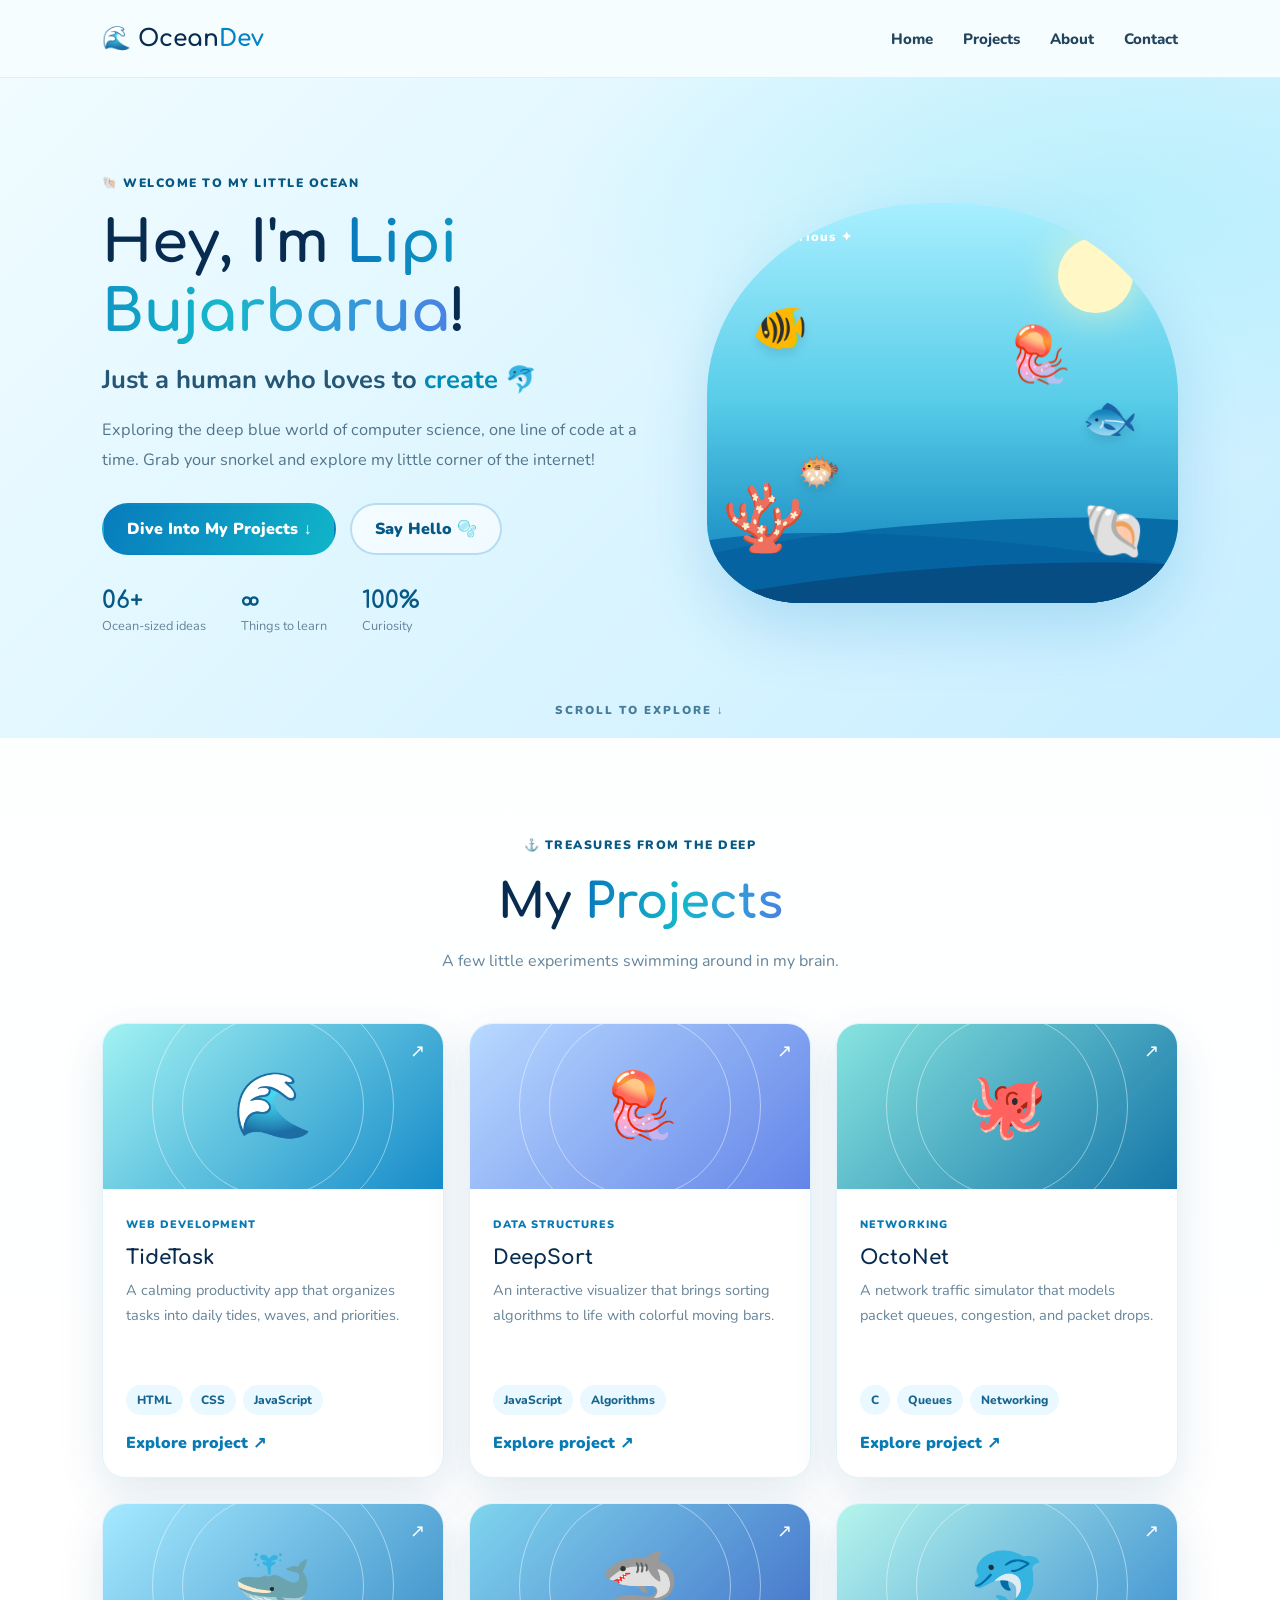
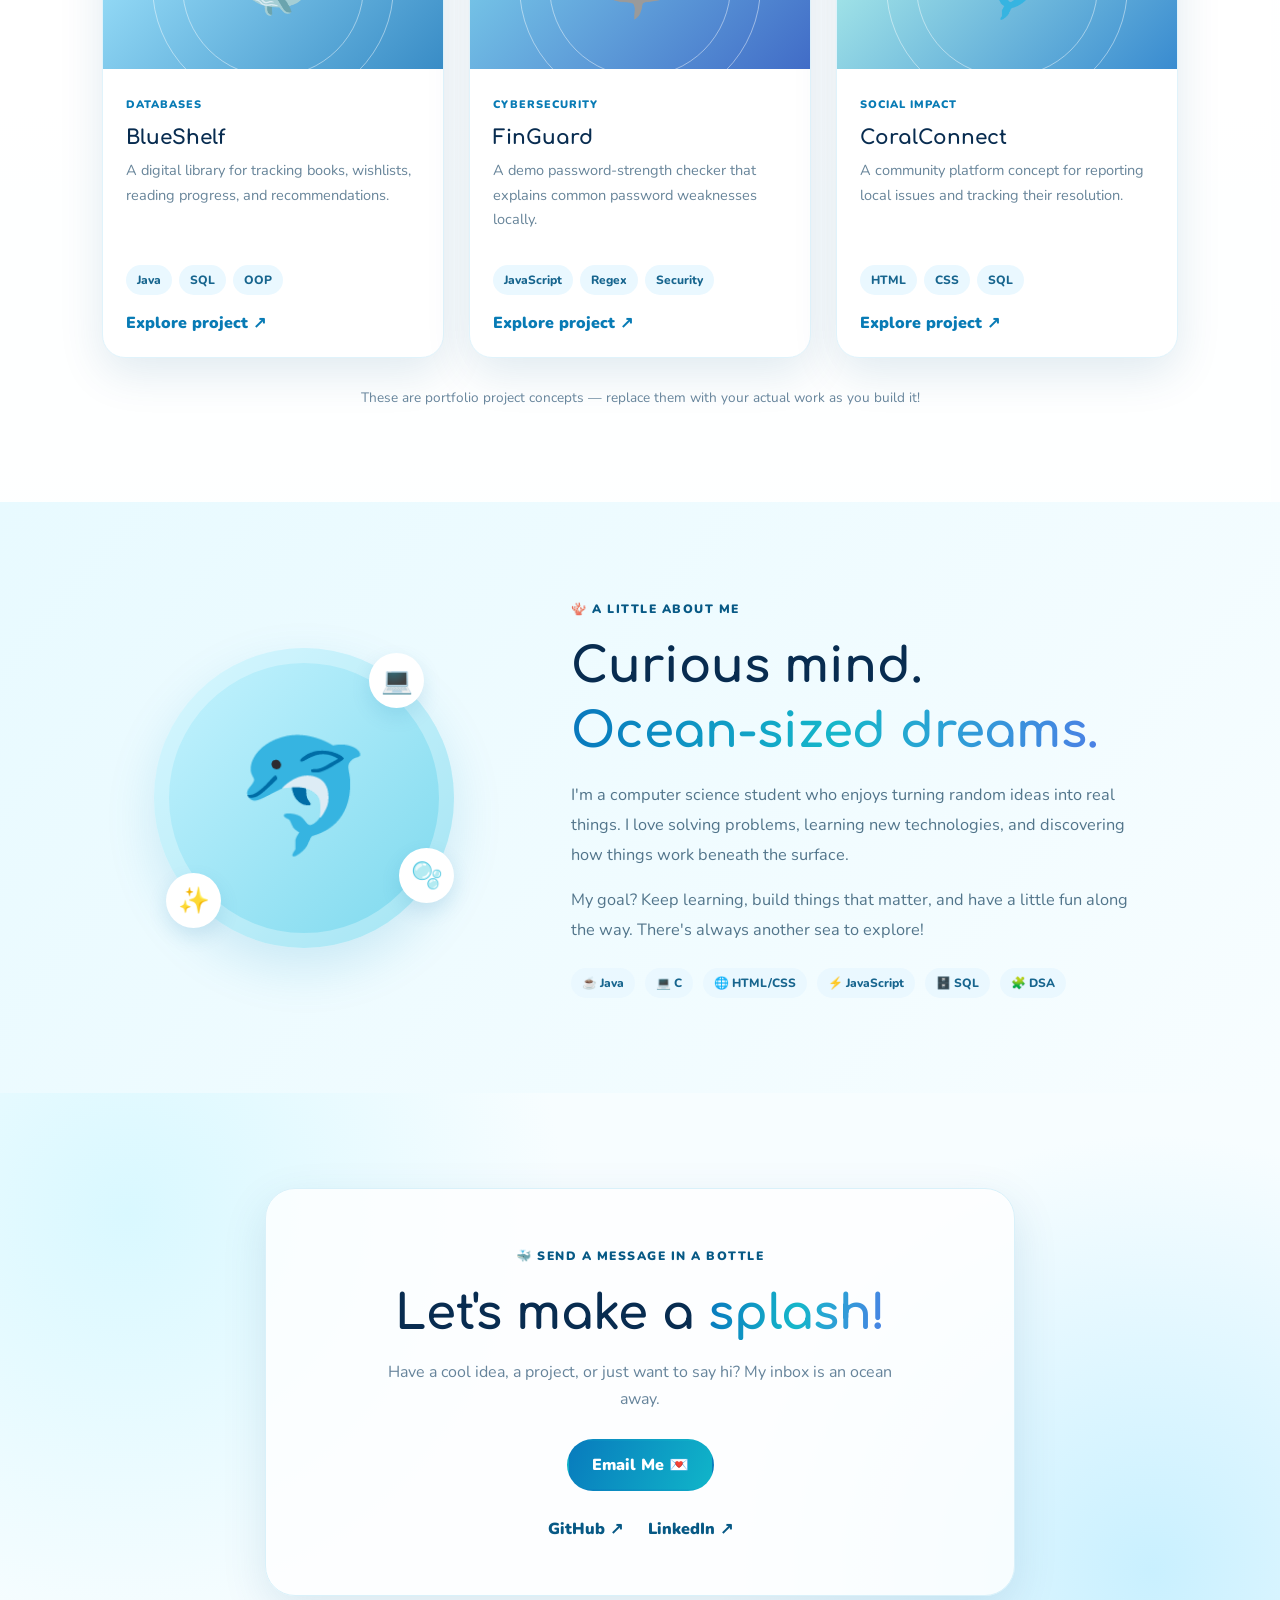
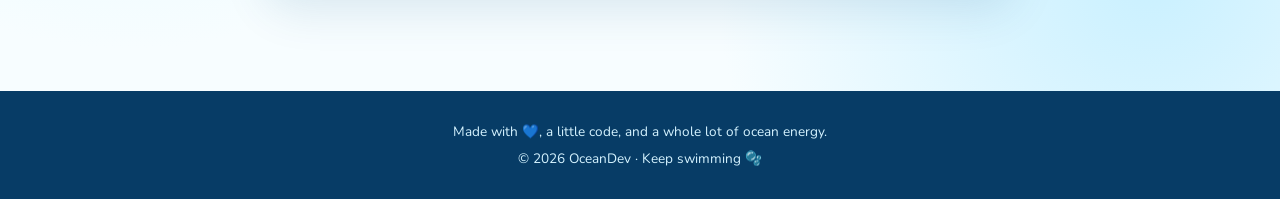
<file: lipi/index.html>
<!DOCTYPE html>
<html lang="en">
<head>
  <meta charset="UTF-8">
  <meta name="viewport" content="width=device-width, initial-scale=1.0">
  <title>OceanDev | Dive Into My Code</title>
  <link rel="stylesheet" href="style.css">
  <link rel="preconnect" href="https://fonts.googleapis.com">
  <link href="https://fonts.googleapis.com/css2?family=Comfortaa:wght@400;500;600;700&family=Nunito:wght@400;600;700;800;900&display=swap" rel="stylesheet">
</head>
<body>
  <div class="bubbles" id="bubbles"></div>

  <header class="navbar">
    <a href="#home" class="logo">🌊 Ocean<span>Dev</span></a>
    <button class="menu-toggle" id="menuToggle" aria-label="Toggle menu">☰</button>
    <nav id="navLinks">
      <a href="#home">Home</a>
      <a href="#projects">Projects</a>
      <a href="#about">About</a>
      <a href="#contact">Contact</a>
    </nav>
  </header>

  <main>
    <section class="hero" id="home">
      <div class="hero-content">
        <span class="eyebrow">🐚 WELCOME TO MY LITTLE OCEAN</span>
        <h1>Hey, I'm <span class="gradient-text">Lipi Bujarbarua</span>!</h1>
        <h2>Just a human who loves to <span id="changingWord">code</span> 🐬</h2>
        <p>
          Exploring the deep blue world of computer science, one line of
          code at a time. Grab your snorkel and explore my little corner
          of the internet!
        </p>
        <div class="hero-buttons">
          <a href="#projects" class="btn primary">Dive Into My Projects ↓</a>
          <a href="#contact" class="btn secondary">Say Hello 🫧</a>
        </div>
        <div class="mini-stats">
          <div><strong>06+</strong><span>Ocean-sized ideas</span></div>
          <div><strong>∞</strong><span>Things to learn</span></div>
          <div><strong>100%</strong><span>Curiosity</span></div>
        </div>
      </div>

      <div class="ocean-art" aria-label="Decorative ocean illustration">
        <div class="sun"></div>
        <div class="fish fish-one">🐠</div>
        <div class="fish fish-two">🐟</div>
        <div class="fish fish-three">🐡</div>
        <div class="jellyfish">🪼</div>
        <div class="coral coral-one">🪸</div>
        <div class="shell">🐚</div>
        <div class="wave wave-one"></div>
        <div class="wave wave-two"></div>
        <div class="wave wave-three"></div>
        <div class="floating-note">✦ stay curious ✦</div>
      </div>
      <a href="#projects" class="scroll-cue">SCROLL TO EXPLORE ↓</a>
    </section>

    <section class="projects section" id="projects">
      <div class="section-heading">
        <span class="eyebrow">⚓ TREASURES FROM THE DEEP</span>
        <h2>My <span class="gradient-text">Projects</span></h2>
        <p>A few little experiments swimming around in my brain.</p>
      </div>

      <div class="project-grid">
        <article class="project-card">
          <div class="project-art art-one">🌊<span>↗</span></div>
          <div class="project-info">
            <span class="tag">WEB DEVELOPMENT</span>
            <h3>TideTask</h3>
            <p>A calming productivity app that organizes tasks into daily tides, waves, and priorities.</p>
            <div class="tech"><span>HTML</span><span>CSS</span><span>JavaScript</span></div>
            <button class="project-link" data-project="TideTask">Explore project ↗</button>
          </div>
        </article>

        <article class="project-card">
          <div class="project-art art-two">🪼<span>↗</span></div>
          <div class="project-info">
            <span class="tag">DATA STRUCTURES</span>
            <h3>DeepSort</h3>
            <p>An interactive visualizer that brings sorting algorithms to life with colorful moving bars.</p>
            <div class="tech"><span>JavaScript</span><span>Algorithms</span></div>
            <button class="project-link" data-project="DeepSort">Explore project ↗</button>
          </div>
        </article>

        <article class="project-card">
          <div class="project-art art-three">🐙<span>↗</span></div>
          <div class="project-info">
            <span class="tag">NETWORKING</span>
            <h3>OctoNet</h3>
            <p>A network traffic simulator that models packet queues, congestion, and packet drops.</p>
            <div class="tech"><span>C</span><span>Queues</span><span>Networking</span></div>
            <button class="project-link" data-project="OctoNet">Explore project ↗</button>
          </div>
        </article>

        <article class="project-card">
          <div class="project-art art-four">🐳<span>↗</span></div>
          <div class="project-info">
            <span class="tag">DATABASES</span>
            <h3>BlueShelf</h3>
            <p>A digital library for tracking books, wishlists, reading progress, and recommendations.</p>
            <div class="tech"><span>Java</span><span>SQL</span><span>OOP</span></div>
            <button class="project-link" data-project="BlueShelf">Explore project ↗</button>
          </div>
        </article>

        <article class="project-card">
          <div class="project-art art-five">🦈<span>↗</span></div>
          <div class="project-info">
            <span class="tag">CYBERSECURITY</span>
            <h3>FinGuard</h3>
            <p>A demo password-strength checker that explains common password weaknesses locally.</p>
            <div class="tech"><span>JavaScript</span><span>Regex</span><span>Security</span></div>
            <button class="project-link" data-project="FinGuard">Explore project ↗</button>
          </div>
        </article>

        <article class="project-card">
          <div class="project-art art-six">🐬<span>↗</span></div>
          <div class="project-info">
            <span class="tag">SOCIAL IMPACT</span>
            <h3>CoralConnect</h3>
            <p>A community platform concept for reporting local issues and tracking their resolution.</p>
            <div class="tech"><span>HTML</span><span>CSS</span><span>SQL</span></div>
            <button class="project-link" data-project="CoralConnect">Explore project ↗</button>
          </div>
        </article>
      </div>
      <p class="project-note">These are portfolio project concepts — replace them with your actual work as you build it!</p>
    </section>

    <section class="about section" id="about">
      <div class="about-visual">
        <div class="about-circle">
          <span class="big-emoji">🐬</span>
          <span class="orbit orbit-one">💻</span>
          <span class="orbit orbit-two">✨</span>
          <span class="orbit orbit-three">🫧</span>
        </div>
      </div>
      <div class="about-content">
        <span class="eyebrow">🪸 A LITTLE ABOUT ME</span>
        <h2>Curious mind.<br><span class="gradient-text">Ocean-sized dreams.</span></h2>
        <p>
          I'm a computer science student who enjoys turning random ideas
          into real things. I love solving problems, learning new
          technologies, and discovering how things work beneath the surface.
        </p>
        <p>
          My goal? Keep learning, build things that matter, and have a little
          fun along the way. There's always another sea to explore!
        </p>
        <div class="skill-list">
          <span>☕ Java</span><span>💻 C</span><span>🌐 HTML/CSS</span>
          <span>⚡ JavaScript</span><span>🗄️ SQL</span><span>🧩 DSA</span>
        </div>
      </div>
    </section>

    <section class="contact section" id="contact">
      <div class="contact-card">
        <span class="eyebrow">🐳 SEND A MESSAGE IN A BOTTLE</span>
        <h2>Let's make a <span class="gradient-text">splash!</span></h2>
        <p>Have a cool idea, a project, or just want to say hi? My inbox is an ocean away.</p>
        <a class="btn primary" href="mailto:your.email@example.com">Email Me 💌</a>
        <div class="socials">
          <a href="https://github.com/" target="_blank" rel="noopener noreferrer">GitHub ↗</a>
          <a href="https://linkedin.com/" target="_blank" rel="noopener noreferrer">LinkedIn ↗</a>
        </div>
      </div>
    </section>
  </main>

  <footer>
    <p>Made with 💙, a little code, and a whole lot of ocean energy.</p>
    <p>© <span id="year"></span> OceanDev · Keep swimming 🫧</p>
  </footer>

  <button id="backToTop" aria-label="Back to top">↑</button>
  <div class="toast" id="toast" role="status" aria-live="polite"></div>

  <script src="script.js"></script>
</body>
</html>
</file>
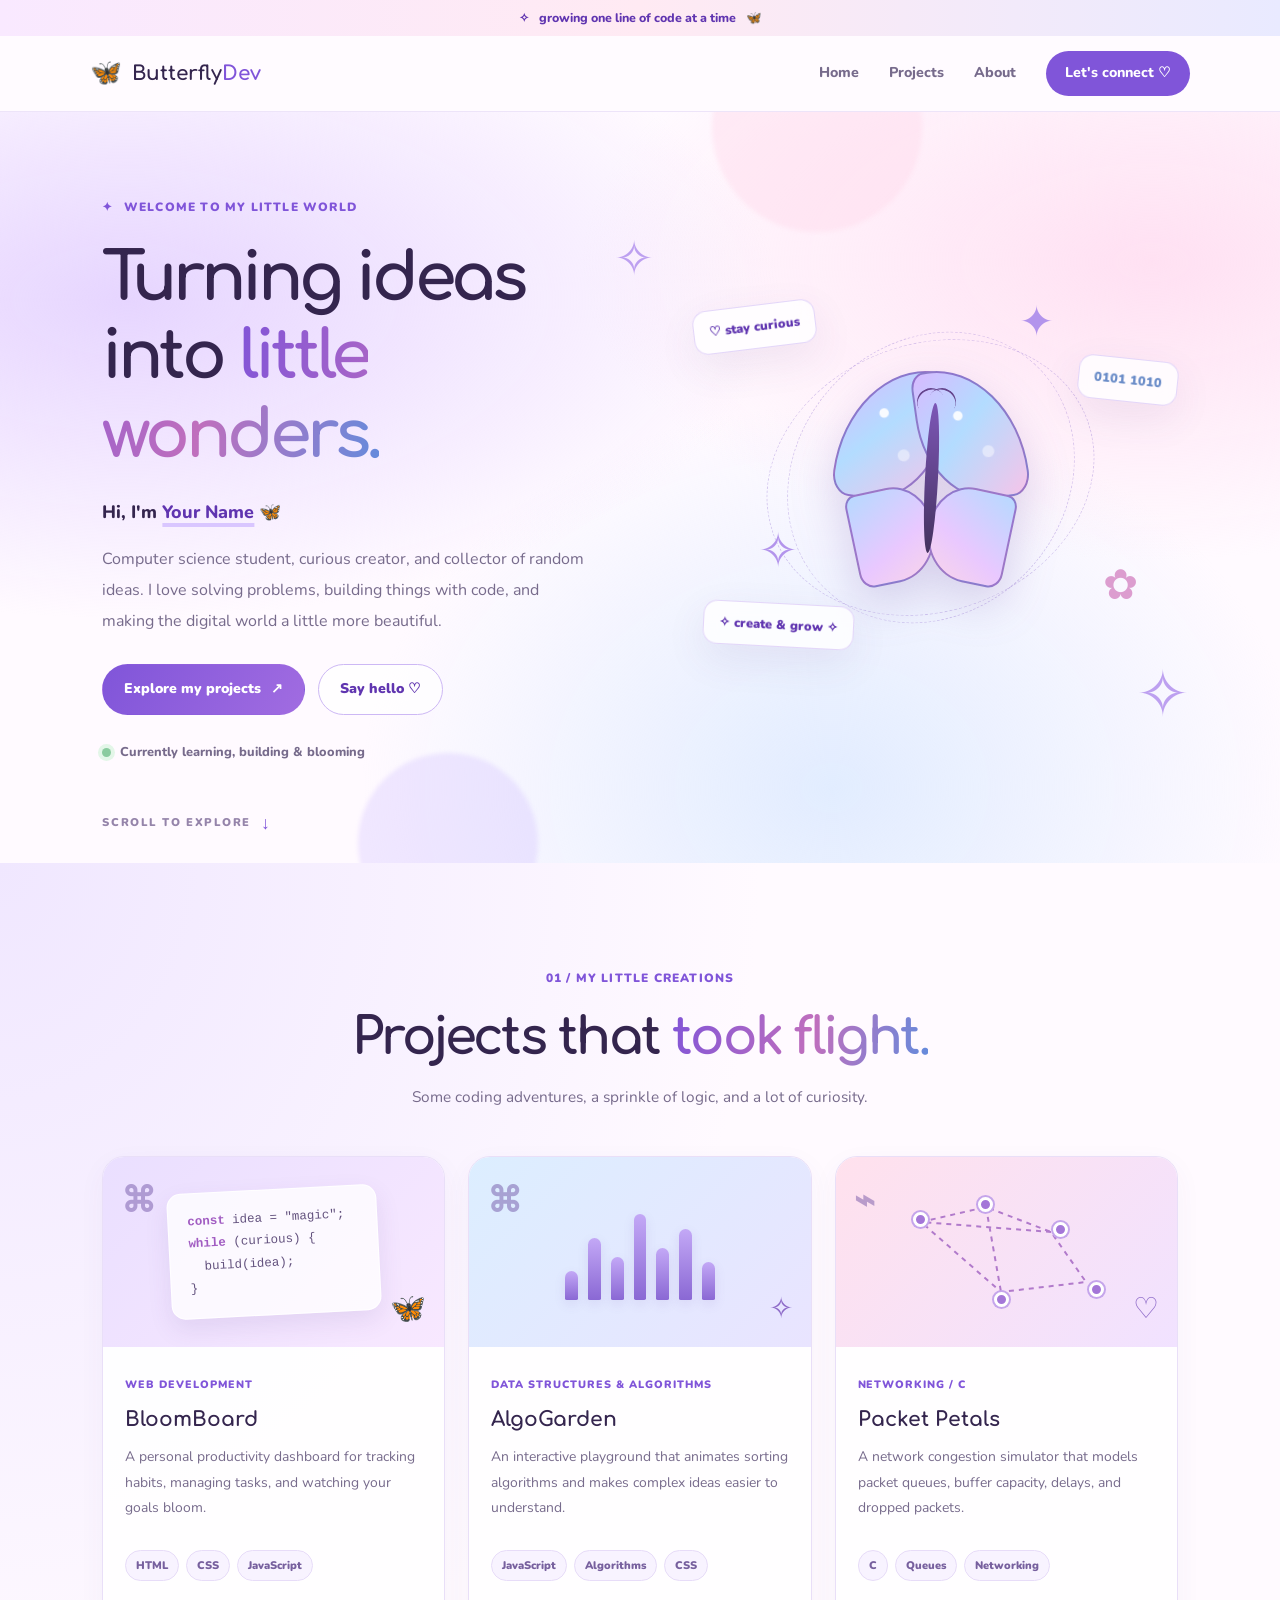
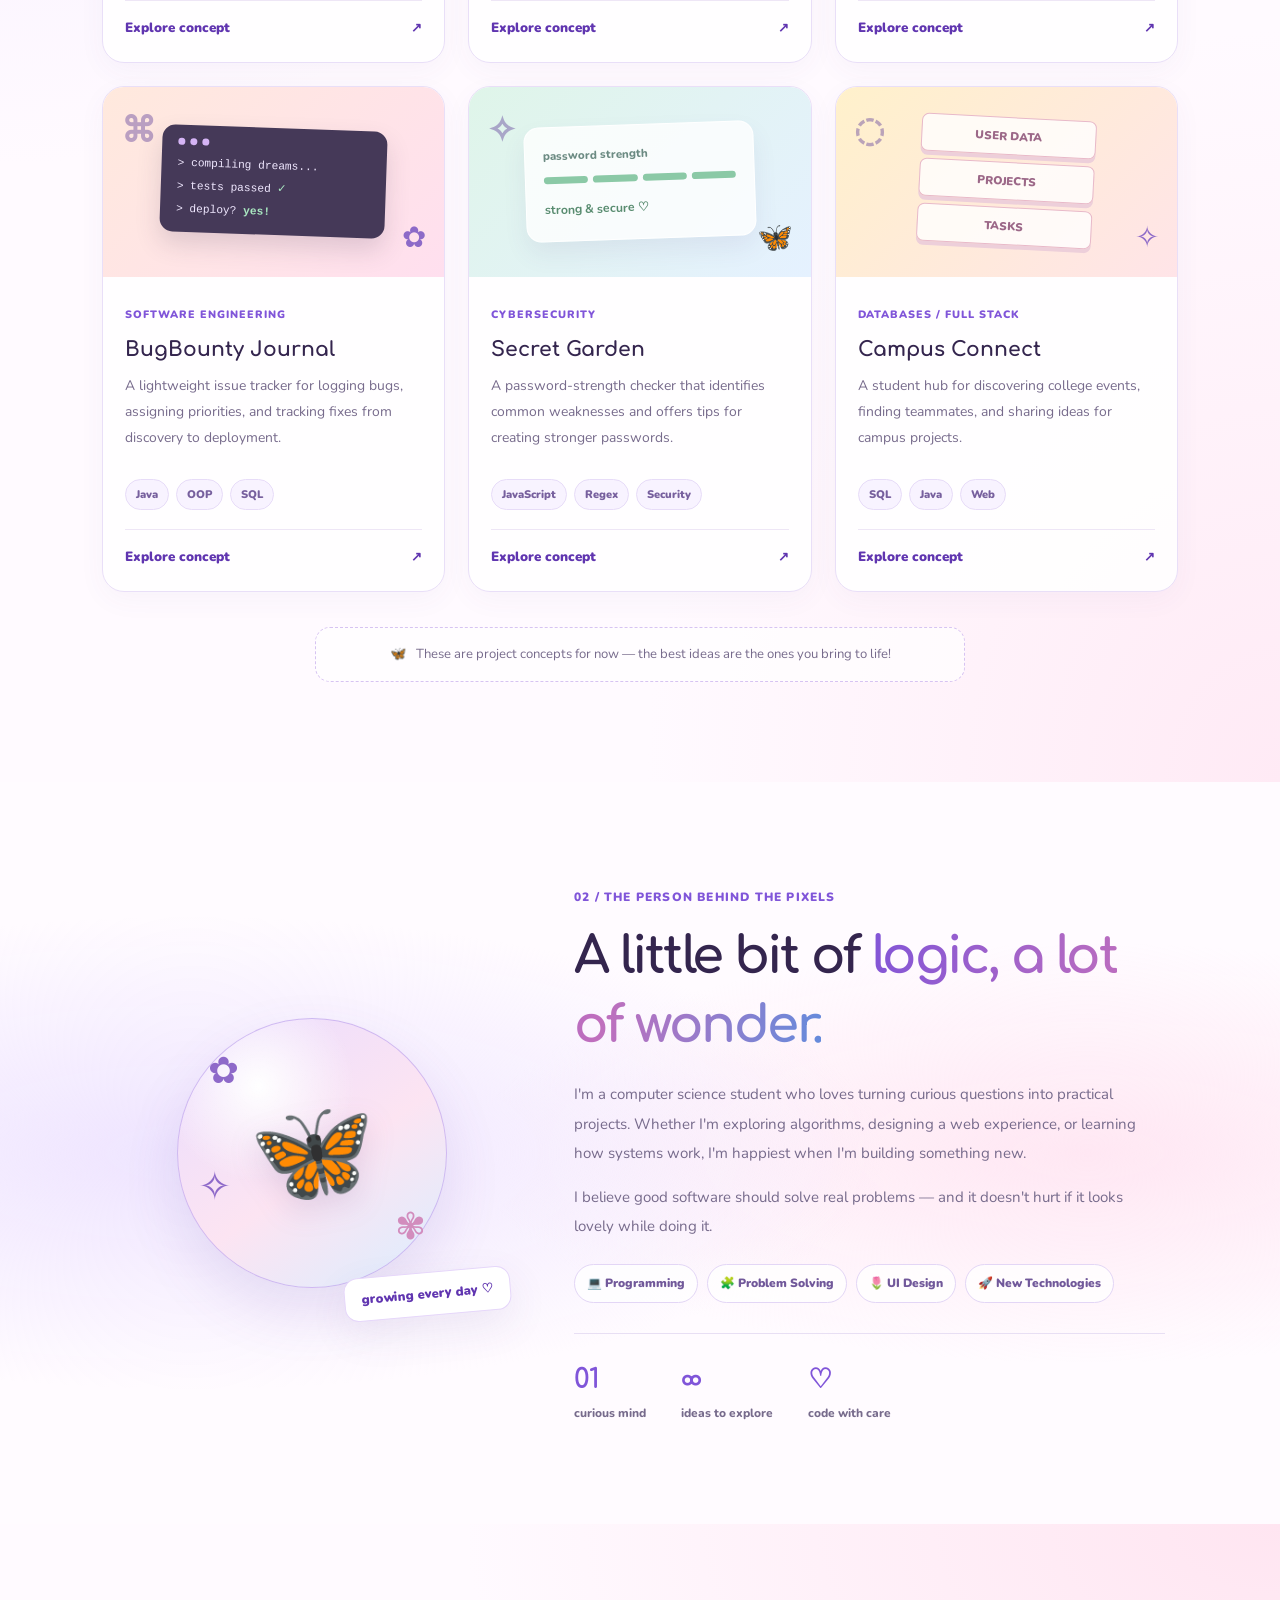
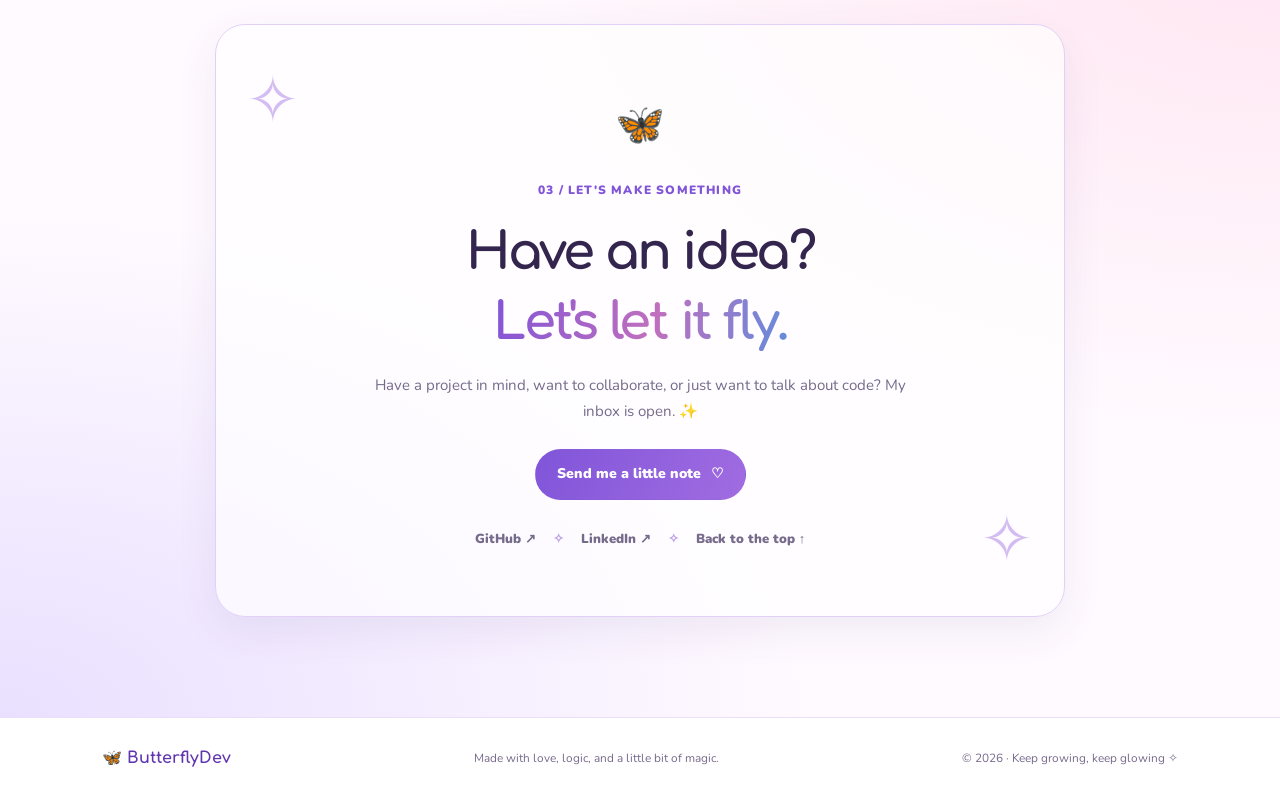
<file: nandhini/index.html>
<!DOCTYPE html>
<html lang="en">
<head>
  <meta charset="UTF-8">
  <meta name="viewport" content="width=device-width, initial-scale=1.0">
  <meta name="theme-color" content="#f8f3ff">
  <meta name="description" content="A little corner of the internet for code, creativity, and butterflies.">
  <title>ButterflyDev 🦋 | A Little Digital Garden</title>

  <link rel="preconnect" href="https://fonts.googleapis.com">
  <link rel="preconnect" href="https://fonts.gstatic.com" crossorigin>
  <link href="https://fonts.googleapis.com/css2?family=Comfortaa:wght@400;500;600;700&family=Nunito:wght@400;600;700;800;900&display=swap" rel="stylesheet">

  <link rel="stylesheet" href="style.css">
  <script src="script.js" defer></script>
</head>
<body>

  <div class="top-note">
    <span>✧</span> growing one line of code at a time <span>🦋</span>
  </div>

  <header class="navbar">
    <a href="#home" class="brand">
      <span class="brand-icon">🦋</span>
      <span>Butterfly<span class="brand-accent">Dev</span></span>
    </a>

    <button class="menu-toggle" id="menu-toggle"
      aria-label="Toggle navigation" aria-expanded="false">☰</button>

    <nav id="nav-menu">
      <a href="#home">Home</a>
      <a href="#projects">Projects</a>
      <a href="#about">About</a>
      <a href="#contact" class="nav-cta">Let's connect ♡</a>
    </nav>
  </header>

  <main>
    <section class="hero" id="home">
      <div class="hero-glow glow-one"></div>
      <div class="hero-glow glow-two"></div>

      <div class="hero-content">
        <div class="eyebrow"><span class="sparkle">✦</span> WELCOME TO MY LITTLE WORLD</div>

        <h1>Turning ideas<br>into <span class="gradient-text">little wonders.</span></h1>

        <p class="hero-subtitle">Hi, I'm <span class="highlight">Your Name</span> 🦋</p>

        <p class="hero-description">
          Computer science student, curious creator, and collector of
          random ideas. I love solving problems, building things with code,
          and making the digital world a little more beautiful.
        </p>

        <div class="hero-actions">
          <a href="#projects" class="button button-primary">Explore my projects <span>↗</span></a>
          <a href="#contact" class="button button-secondary">Say hello ♡</a>
        </div>

        <div class="hero-footnote">
          <span class="online-dot"></span>
          <span>Currently learning, building & blooming</span>
        </div>
      </div>

      <div class="hero-visual">
        <div class="orbit orbit-one"></div>
        <div class="orbit orbit-two"></div>
        <div class="hero-butterfly" aria-label="Butterfly illustration" role="img">
          <span class="wing wing-top-left"></span>
          <span class="wing wing-bottom-left"></span>
          <span class="wing wing-top-right"></span>
          <span class="wing wing-bottom-right"></span>
          <span class="butterfly-body"></span>
          <span class="antenna antenna-left"></span>
          <span class="antenna antenna-right"></span>
        </div>

        <div class="float-tag tag-one">♡ stay curious</div>
        <div class="float-tag tag-two">0101 1010</div>
        <div class="float-tag tag-three">✧ create & grow ✧</div>
        <span class="decor decor-star">✦</span>
        <span class="decor decor-sparkle">✧</span>
        <span class="decor decor-flower">✿</span>
      </div>

      <a href="#projects" class="scroll-cue">SCROLL TO EXPLORE <span>↓</span></a>
    </section>

    <section class="projects section" id="projects">
      <div class="section-heading">
        <span class="eyebrow">01 / MY LITTLE CREATIONS</span>
        <h2>Projects that <span class="gradient-text">took flight.</span></h2>
        <p>Some coding adventures, a sprinkle of logic, and a lot of curiosity.</p>
      </div>

      <div class="project-grid">
        <article class="project-card">
          <div class="project-art art-lilac">
            <span class="art-symbol">⌘</span>
            <div class="mini-code">
              <span>const</span> idea = "magic";<br>
              <span>while</span> (curious) {<br>
              &nbsp; build(idea);<br>}
            </div>
            <span class="art-butterfly">🦋</span>
          </div>
          <div class="project-info">
            <span class="project-category">WEB DEVELOPMENT</span>
            <h3>BloomBoard</h3>
            <p>A personal productivity dashboard for tracking habits, managing tasks, and watching your goals bloom.</p>
            <div class="tech-stack"><span>HTML</span><span>CSS</span><span>JavaScript</span></div>
            <button class="project-link" data-project="BloomBoard">Explore concept <span>↗</span></button>
          </div>
        </article>

        <article class="project-card">
          <div class="project-art art-blue">
            <span class="art-symbol">⌘</span>
            <div class="algorithm-visual">
              <i style="height: 30%"></i>
              <i style="height: 65%"></i>
              <i style="height: 45%"></i>
              <i style="height: 90%"></i>
              <i style="height: 55%"></i>
              <i style="height: 75%"></i>
              <i style="height: 40%"></i>
            </div>
            <span class="art-butterfly">✧</span>
          </div>
          <div class="project-info">
            <span class="project-category">DATA STRUCTURES & ALGORITHMS</span>
            <h3>AlgoGarden</h3>
            <p>An interactive playground that animates sorting algorithms and makes complex ideas easier to understand.</p>
            <div class="tech-stack"><span>JavaScript</span><span>Algorithms</span><span>CSS</span></div>
            <button class="project-link" data-project="AlgoGarden">Explore concept <span>↗</span></button>
          </div>
        </article>

        <article class="project-card">
          <div class="project-art art-pink">
            <span class="art-symbol">⌁</span>
            <div class="network-visual">
              <span class="node node-a"></span>
              <span class="node node-b"></span>
              <span class="node node-c"></span>
              <span class="node node-d"></span>
              <span class="node node-e"></span>
              <svg viewBox="0 0 220 120" aria-hidden="true">
                <path d="M25 30 L90 15 L155 40 L190 90 L105 100 L25 30 M90 15 L105 100 M155 40 L25 30" />
              </svg>
            </div>
            <span class="art-butterfly">♡</span>
          </div>
          <div class="project-info">
            <span class="project-category">NETWORKING / C</span>
            <h3>Packet Petals</h3>
            <p>A network congestion simulator that models packet queues, buffer capacity, delays, and dropped packets.</p>
            <div class="tech-stack"><span>C</span><span>Queues</span><span>Networking</span></div>
            <button class="project-link" data-project="Packet Petals">Explore concept <span>↗</span></button>
          </div>
        </article>

        <article class="project-card">
          <div class="project-art art-peach">
            <span class="art-symbol">⌘</span>
            <div class="terminal-visual">
              <div class="terminal-dots"><i></i><i></i><i></i></div>
              <p>&gt; compiling dreams...</p>
              <p>&gt; tests passed <span>✓</span></p>
              <p>&gt; deploy? <b>yes!</b></p>
            </div>
            <span class="art-butterfly">✿</span>
          </div>
          <div class="project-info">
            <span class="project-category">SOFTWARE ENGINEERING</span>
            <h3>BugBounty Journal</h3>
            <p>A lightweight issue tracker for logging bugs, assigning priorities, and tracking fixes from discovery to deployment.</p>
            <div class="tech-stack"><span>Java</span><span>OOP</span><span>SQL</span></div>
            <button class="project-link" data-project="BugBounty Journal">Explore concept <span>↗</span></button>
          </div>
        </article>

        <article class="project-card">
          <div class="project-art art-green">
            <span class="art-symbol">✧</span>
            <div class="password-visual">
              <span>password strength</span>
              <div class="strength-bars"><i></i><i></i><i></i><i></i></div>
              <strong>strong & secure ♡</strong>
            </div>
            <span class="art-butterfly">🦋</span>
          </div>
          <div class="project-info">
            <span class="project-category">CYBERSECURITY</span>
            <h3>Secret Garden</h3>
            <p>A password-strength checker that identifies common weaknesses and offers tips for creating stronger passwords.</p>
            <div class="tech-stack"><span>JavaScript</span><span>Regex</span><span>Security</span></div>
            <button class="project-link" data-project="Secret Garden">Explore concept <span>↗</span></button>
          </div>
        </article>

        <article class="project-card">
          <div class="project-art art-yellow">
            <span class="art-symbol">◌</span>
            <div class="database-visual">
              <div class="db-layer">USER DATA</div>
              <div class="db-layer">PROJECTS</div>
              <div class="db-layer">TASKS</div>
            </div>
            <span class="art-butterfly">✧</span>
          </div>
          <div class="project-info">
            <span class="project-category">DATABASES / FULL STACK</span>
            <h3>Campus Connect</h3>
            <p>A student hub for discovering college events, finding teammates, and sharing ideas for campus projects.</p>
            <div class="tech-stack"><span>SQL</span><span>Java</span><span>Web</span></div>
            <button class="project-link" data-project="Campus Connect">Explore concept <span>↗</span></button>
          </div>
        </article>
      </div>

      <p class="project-disclaimer">
        <span>🦋</span> These are project concepts for now — the best ideas are the ones you bring to life!
      </p>
    </section>

    <section class="about section" id="about">
      <div class="about-layout">
        <div class="about-art">
          <div class="about-art-circle">
            <span class="about-big-butterfly">🦋</span>
            <span class="about-flower flower-one">✿</span>
            <span class="about-flower flower-two">✾</span>
            <span class="about-flower flower-three">✧</span>
          </div>
          <div class="about-sticker">growing every day ♡</div>
        </div>

        <div class="about-content">
          <span class="eyebrow">02 / THE PERSON BEHIND THE PIXELS</span>
          <h2>A little bit of <span class="gradient-text">logic, a lot of wonder.</span></h2>
          <p>
            I'm a computer science student who loves turning curious
            questions into practical projects. Whether I'm exploring
            algorithms, designing a web experience, or learning how
            systems work, I'm happiest when I'm building something new.
          </p>
          <p>
            I believe good software should solve real problems —
            and it doesn't hurt if it looks lovely while doing it.
          </p>

          <div class="interest-tags">
            <span>💻 Programming</span>
            <span>🧩 Problem Solving</span>
            <span>🌷 UI Design</span>
            <span>🚀 New Technologies</span>
          </div>

          <div class="about-facts">
            <div><strong>01</strong><span>curious mind</span></div>
            <div><strong>∞</strong><span>ideas to explore</span></div>
            <div><strong>♡</strong><span>code with care</span></div>
          </div>
        </div>
      </div>
    </section>

    <section class="contact section" id="contact">
      <div class="contact-card">
        <span class="contact-butterfly">🦋</span>
        <span class="eyebrow">03 / LET'S MAKE SOMETHING</span>
        <h2>Have an idea?<br><span class="gradient-text">Let's let it fly.</span></h2>
        <p>
          Have a project in mind, want to collaborate, or just want to
          talk about code? My inbox is open. ✨
        </p>
        <a class="button button-primary" href="mailto:your.email@example.com" id="email-link">
          Send me a little note <span>♡</span>
        </a>

        <div class="social-links">
          <a href="https://github.com/" target="_blank" rel="noopener noreferrer">GitHub ↗</a>
          <span>✧</span>
          <a href="https://www.linkedin.com/" target="_blank" rel="noopener noreferrer">LinkedIn ↗</a>
          <span>✧</span>
          <a href="#home">Back to the top ↑</a>
        </div>
      </div>
    </section>
  </main>

  <footer>
    <a class="footer-brand" href="#home">🦋 ButterflyDev</a>
    <p>Made with love, logic, and a little bit of magic.</p>
    <p>© <span id="year"></span> · Keep growing, keep glowing ✧</p>
  </footer>

  <button id="back-to-top" aria-label="Back to top">↑</button>
  <div class="toast" id="toast" role="status" aria-live="polite"></div>

</body>
</html>
</file>
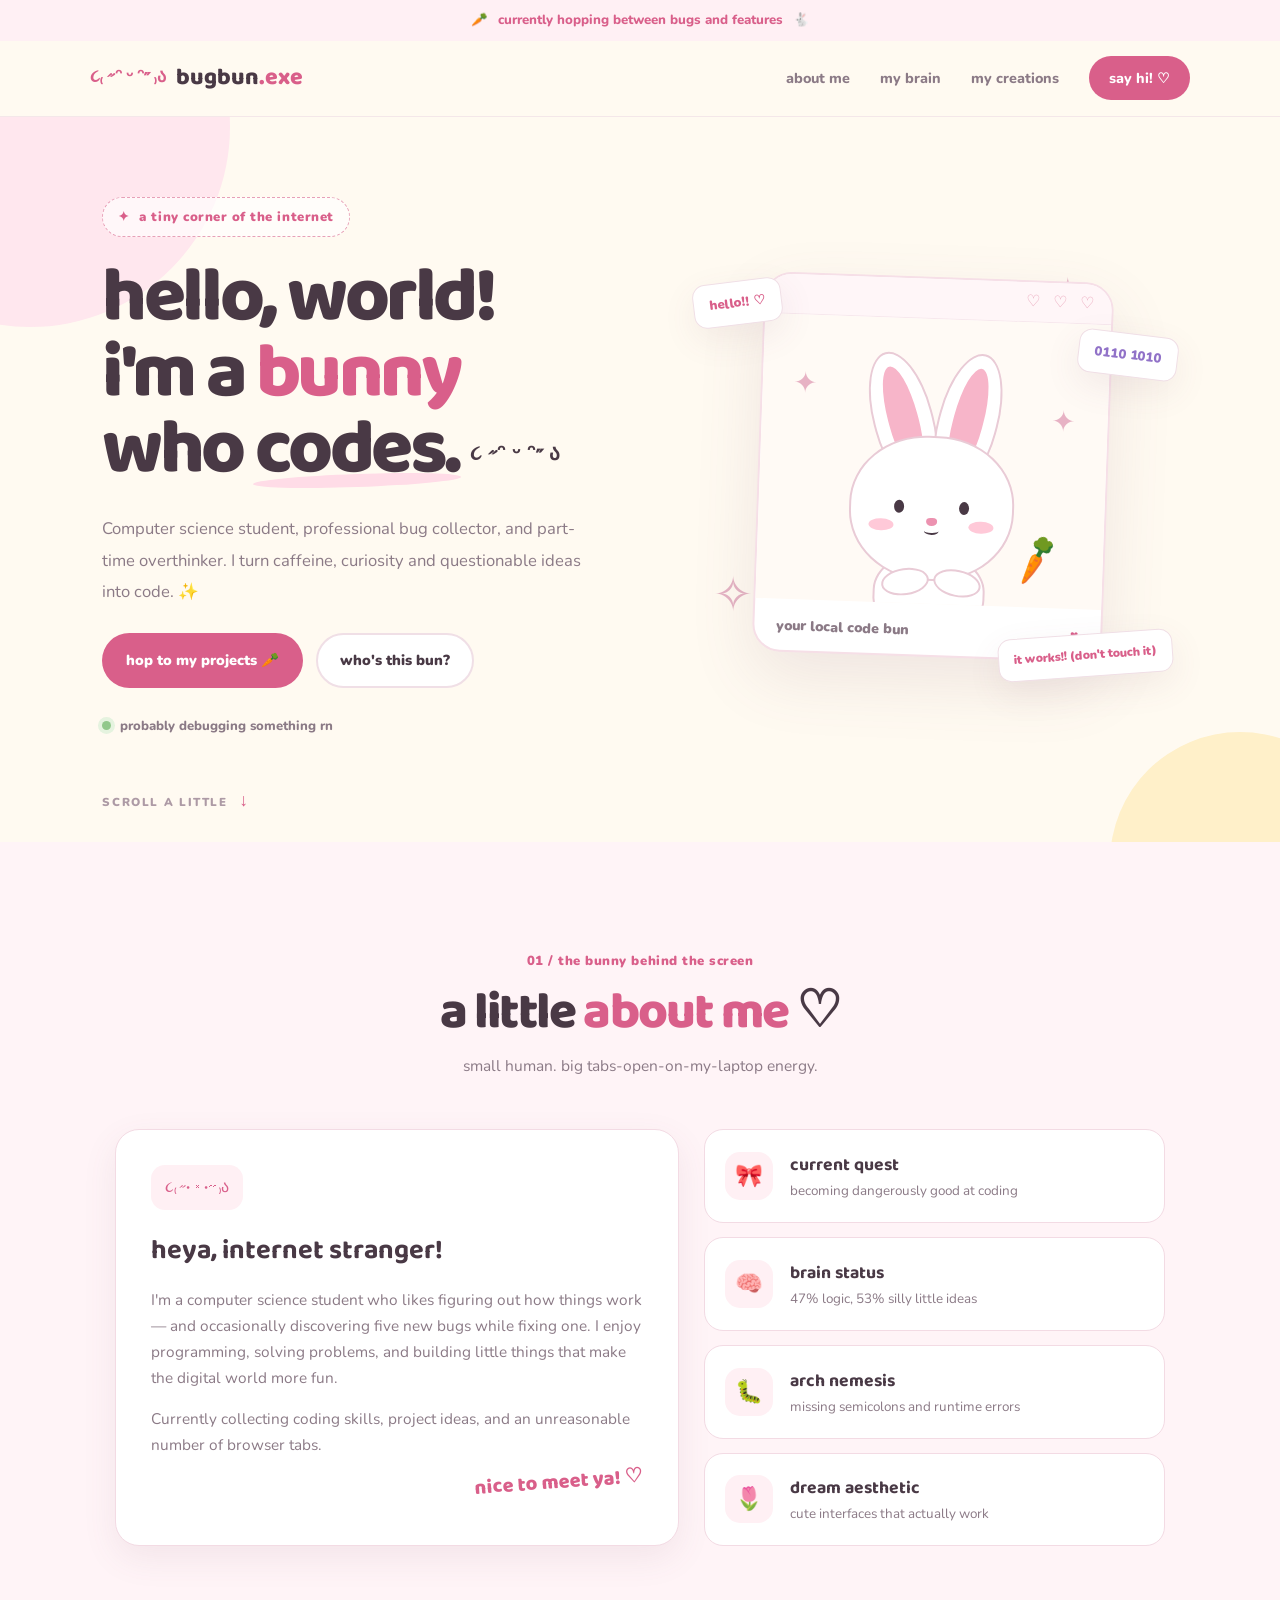
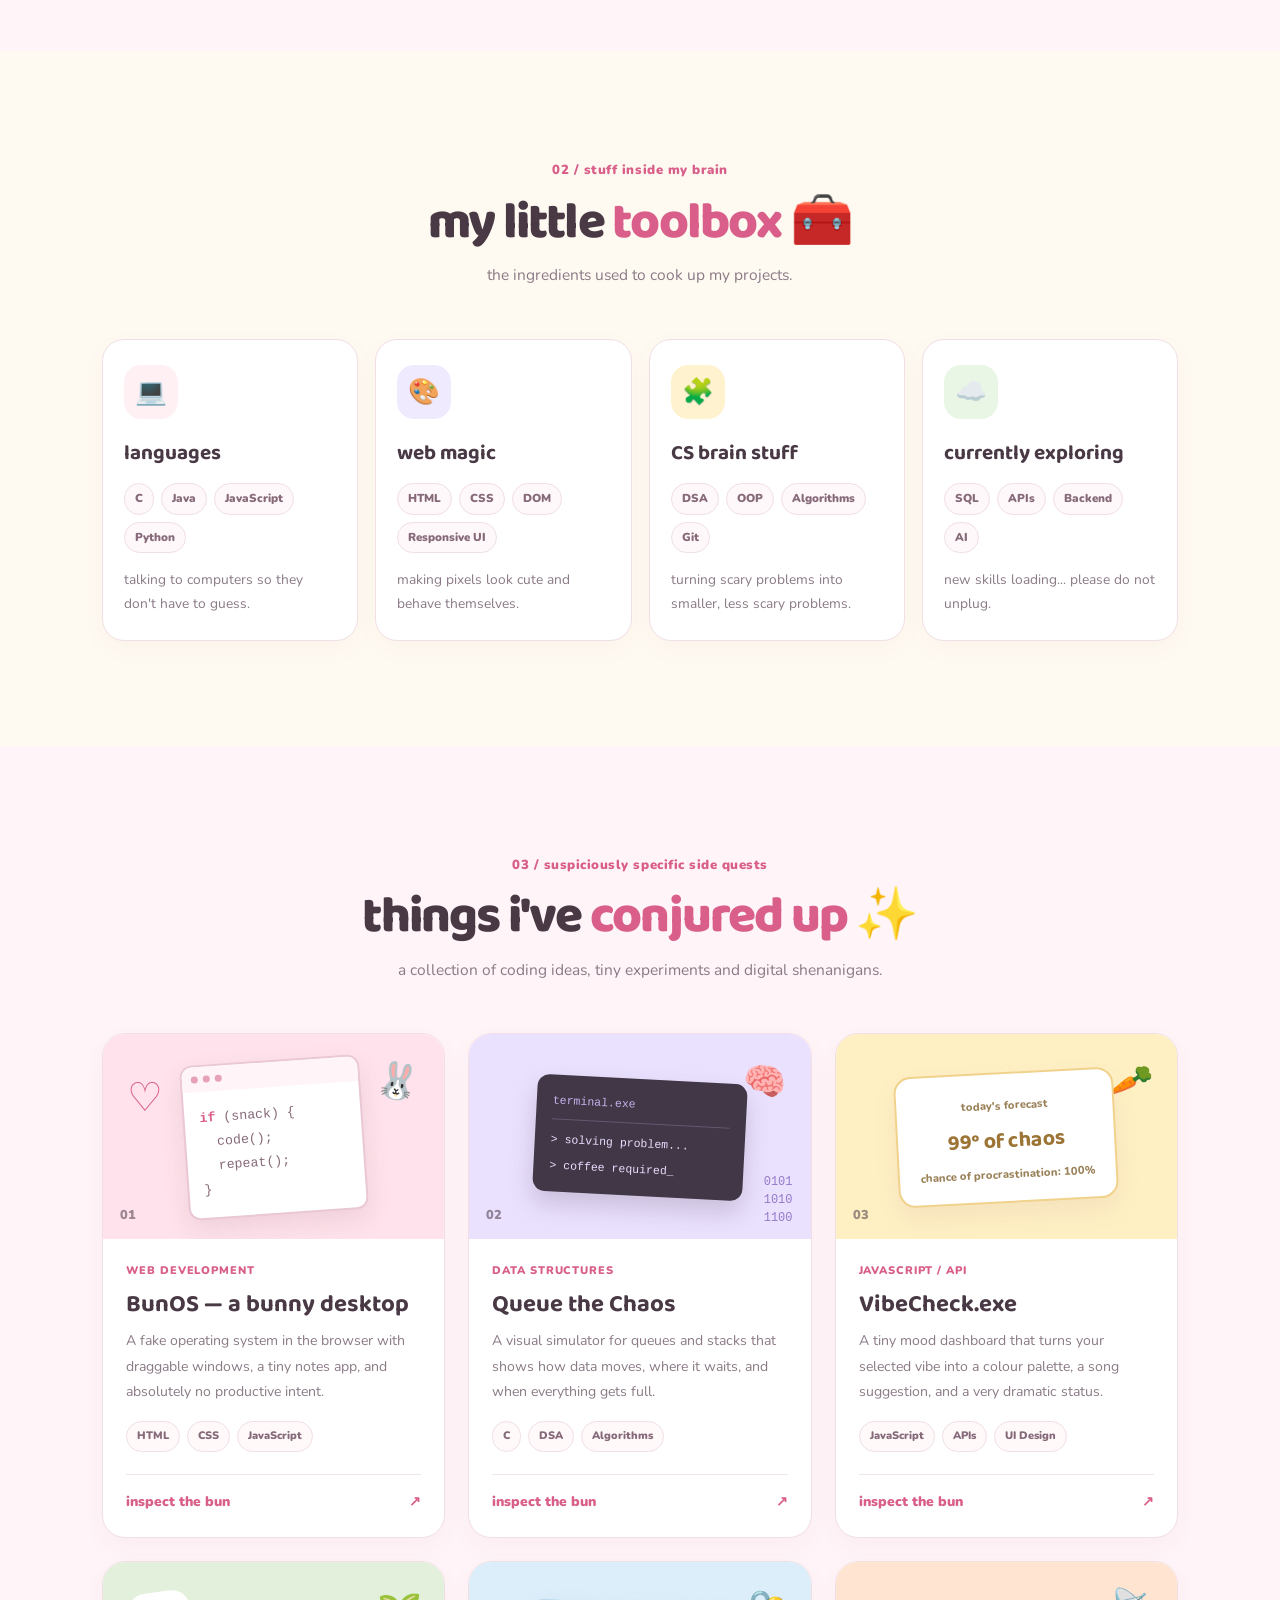
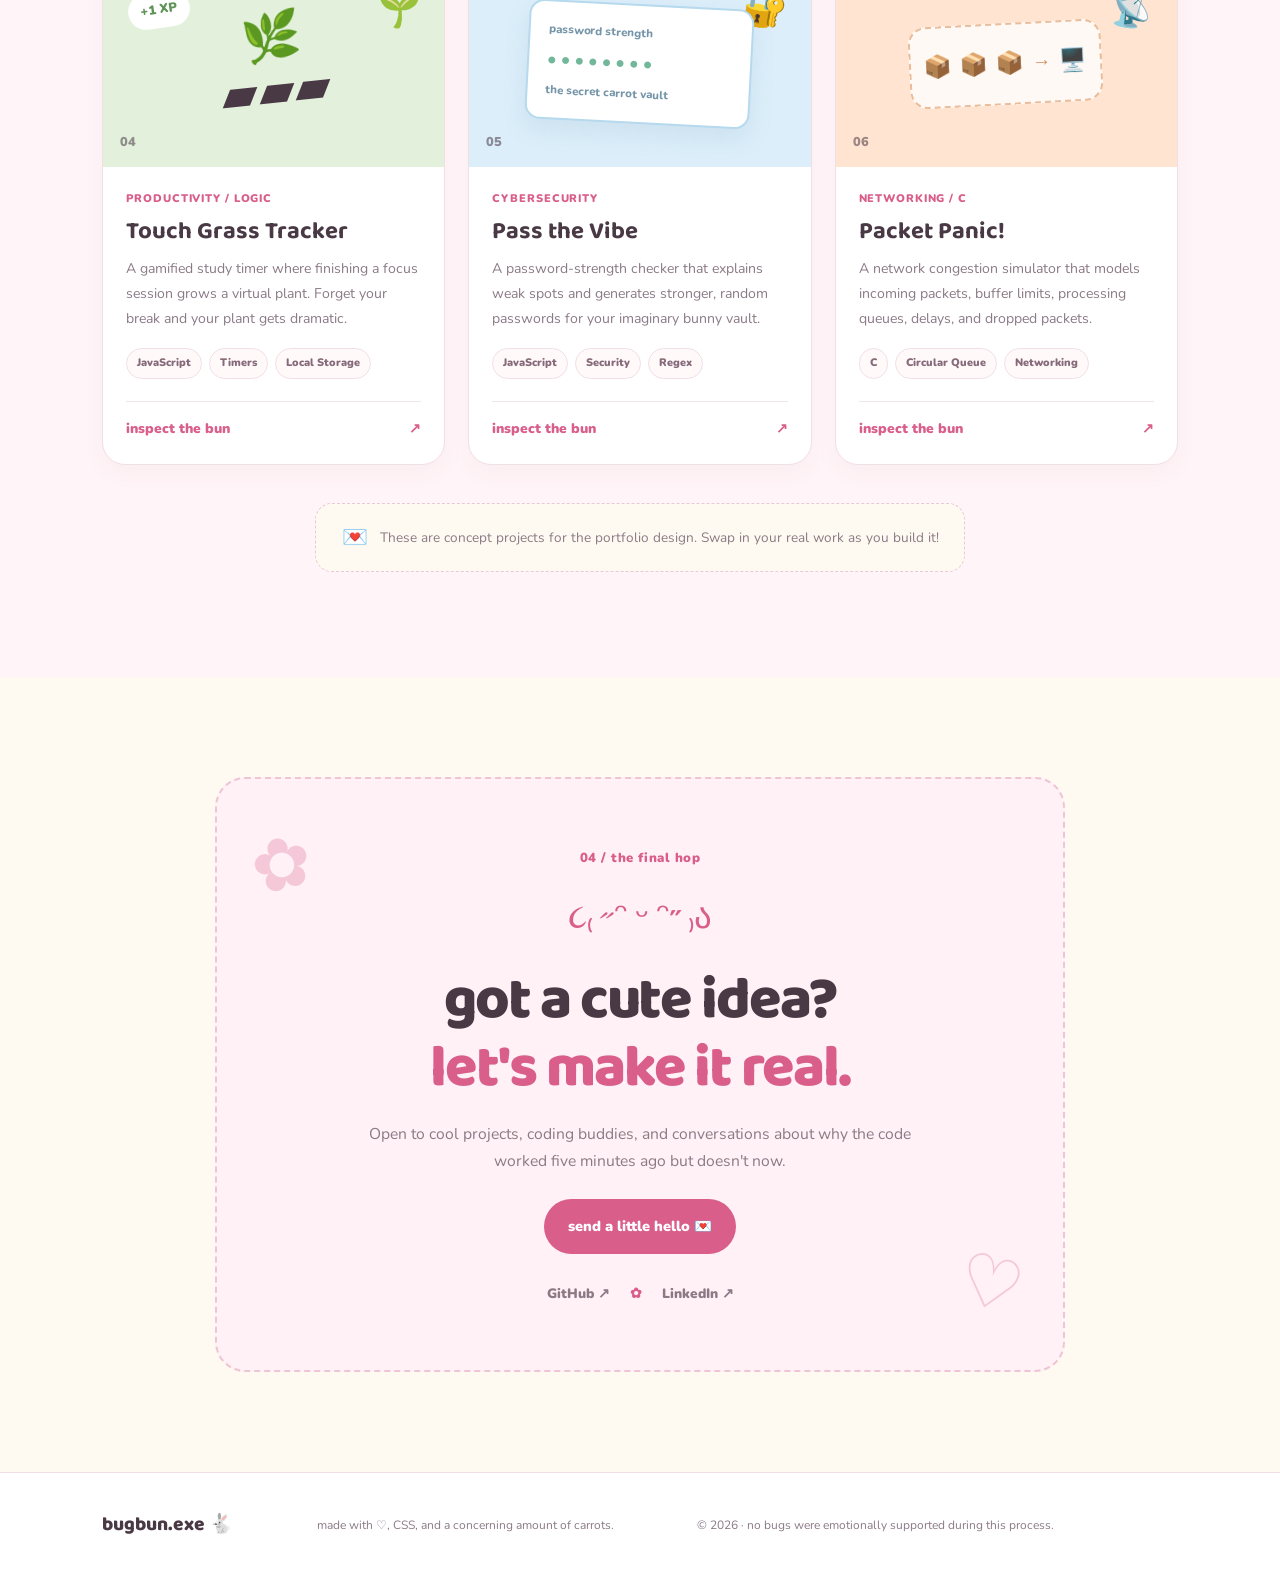
<file: pranathi/index.html>
<!DOCTYPE html>
<html lang="en">
<head>
  <meta charset="UTF-8">
  <meta name="viewport" content="width=device-width, initial-scale=1.0">
  <meta name="theme-color" content="#fff5f7">
  <title>Hop Into My World! 🐰</title>

  <link rel="preconnect" href="https://fonts.googleapis.com">
  <link rel="preconnect" href="https://fonts.gstatic.com" crossorigin>
  <link href="https://fonts.googleapis.com/css2?family=Baloo+2:wght@400;500;600;700;800&family=Nunito:wght@400;600;700;800;900&display=swap" rel="stylesheet">

  <link rel="stylesheet" href="style.css">
  <script src="script.js" defer></script>
</head>
<body>

  <div class="announcement">
    <span>🥕</span> currently hopping between bugs and features <span>🐇</span>
  </div>

  <header class="navbar">
    <a href="#home" class="logo">
      <span class="logo-bunny">૮₍ ˶ᵔ ᵕ ᵔ˶ ₎ა</span>
      <span>bugbun<span class="pink">.exe</span></span>
    </a>

    <button class="menu-toggle" id="menu-toggle"
      aria-label="Toggle navigation" aria-expanded="false">☰</button>

    <nav id="nav-menu">
      <a href="#about">about me</a>
      <a href="#skills">my brain</a>
      <a href="#projects">my creations</a>
      <a href="#contact" class="nav-contact">say hi! ♡</a>
    </nav>
  </header>

  <main>
    <section class="hero section" id="home">
      <div class="hero-text">
        <div class="tiny-label"><span class="sparkle">✦</span> a tiny corner of the internet</div>

        <h1>hello, world!<br>
          i'm a <span class="pink-text">bunny</span><br>
          who <span class="underline-text">codes.</span> <span class="waving">૮ ˶ᵔ ᵕ ᵔ˶ ა</span>
        </h1>

        <p class="hero-description">
          Computer science student, professional bug collector,
          and part-time overthinker. I turn caffeine, curiosity
          and questionable ideas into code. ✨
        </p>

        <div class="hero-buttons">
          <a href="#projects" class="button button-pink">hop to my projects 🥕</a>
          <a href="#about" class="button button-outline">who's this bun?</a>
        </div>

        <div class="hero-status">
          <span class="status-dot"></span>
          <span>probably debugging something rn</span>
        </div>
      </div>

      <div class="hero-art">
        <div class="floating-note note-one">hello!! ♡</div>
        <div class="floating-note note-two">0110 1010</div>
        <div class="floating-star star-one">✦</div>
        <div class="floating-star star-two">✧</div>

        <div class="bunny-card">
          <div class="bunny-window">
            <span>♡</span>
            <span>♡</span>
            <span>♡</span>
          </div>
          <div class="bunny-illustration" aria-label="Cute bunny illustration" role="img">
            <div class="bunny-ear ear-left"></div>
            <div class="bunny-ear ear-right"></div>
            <div class="bunny-head">
              <div class="bunny-blush blush-left"></div>
              <div class="bunny-blush blush-right"></div>
              <div class="bunny-eye eye-left"></div>
              <div class="bunny-eye eye-right"></div>
              <div class="bunny-nose"></div>
              <div class="bunny-mouth"></div>
            </div>
            <div class="bunny-body"></div>
            <div class="bunny-foot foot-left"></div>
            <div class="bunny-foot foot-right"></div>
            <div class="bunny-carrot">🥕</div>
          </div>
          <div class="bunny-caption">
            <span>your local code bun</span>
            <span class="heart">♥</span>
          </div>
        </div>

        <div class="floating-note note-three">it works!! (don't touch it)</div>
      </div>

      <div class="hero-bottom">SCROLL A LITTLE <span>↓</span></div>
    </section>

    <section class="about section" id="about">
      <div class="section-heading">
        <span class="section-kicker">01 / the bunny behind the screen</span>
        <h2>a little <span class="pink-text">about me</span> ♡</h2>
        <p>small human. big tabs-open-on-my-laptop energy.</p>
      </div>

      <div class="about-grid">
        <div class="about-card about-intro">
          <div class="card-sticker">૮₍ ˶• ༝ •˶ ₎ა</div>
          <h3>heya, internet stranger!</h3>
          <p>
            I'm a computer science student who likes figuring out how
            things work — and occasionally discovering five new bugs
            while fixing one. I enjoy programming, solving problems,
            and building little things that make the digital world
            more fun.
          </p>
          <p>
            Currently collecting coding skills, project ideas,
            and an unreasonable number of browser tabs.
          </p>
          <span class="handwritten">nice to meet ya! ♡</span>
        </div>

        <div class="about-side">
          <div class="mini-card">
            <span class="mini-icon">🎀</span>
            <div>
              <h4>current quest</h4>
              <p>becoming dangerously good at coding</p>
            </div>
          </div>
          <div class="mini-card">
            <span class="mini-icon">🧠</span>
            <div>
              <h4>brain status</h4>
              <p>47% logic, 53% silly little ideas</p>
            </div>
          </div>
          <div class="mini-card">
            <span class="mini-icon">🐛</span>
            <div>
              <h4>arch nemesis</h4>
              <p>missing semicolons and runtime errors</p>
            </div>
          </div>
          <div class="mini-card">
            <span class="mini-icon">🌷</span>
            <div>
              <h4>dream aesthetic</h4>
              <p>cute interfaces that actually work</p>
            </div>
          </div>
        </div>
      </div>
    </section>

    <section class="skills section" id="skills">
      <div class="section-heading">
        <span class="section-kicker">02 / stuff inside my brain</span>
        <h2>my little <span class="pink-text">toolbox</span> 🧰</h2>
        <p>the ingredients used to cook up my projects.</p>
      </div>

      <div class="skills-grid">
        <article class="skill-card">
          <div class="skill-icon">💻</div>
          <h3>languages</h3>
          <div class="tags">
            <span>C</span><span>Java</span><span>JavaScript</span><span>Python</span>
          </div>
          <p>talking to computers so they don't have to guess.</p>
        </article>

        <article class="skill-card">
          <div class="skill-icon">🎨</div>
          <h3>web magic</h3>
          <div class="tags">
            <span>HTML</span><span>CSS</span><span>DOM</span><span>Responsive UI</span>
          </div>
          <p>making pixels look cute and behave themselves.</p>
        </article>

        <article class="skill-card">
          <div class="skill-icon">🧩</div>
          <h3>CS brain stuff</h3>
          <div class="tags">
            <span>DSA</span><span>OOP</span><span>Algorithms</span><span>Git</span>
          </div>
          <p>turning scary problems into smaller, less scary problems.</p>
        </article>

        <article class="skill-card">
          <div class="skill-icon">☁️</div>
          <h3>currently exploring</h3>
          <div class="tags">
            <span>SQL</span><span>APIs</span><span>Backend</span><span>AI</span>
          </div>
          <p>new skills loading... please do not unplug.</p>
        </article>
      </div>
    </section>

    <section class="projects section" id="projects">
      <div class="section-heading">
        <span class="section-kicker">03 / suspiciously specific side quests</span>
        <h2>things i've <span class="pink-text">conjured up</span> ✨</h2>
        <p>a collection of coding ideas, tiny experiments and digital shenanigans.</p>
      </div>

      <div class="projects-grid">
        <article class="project-card">
          <div class="project-art art-pink">
            <span class="art-emoji">🐰</span>
            <span class="art-decoration">♡</span>
            <div class="fake-window">
              <div class="fake-window-top"><i></i><i></i><i></i></div>
              <div class="fake-code"><span>if</span> (snack) {<br>
                &nbsp; code();<br>
                &nbsp; repeat();<br>}
              </div>
            </div>
            <span class="project-number">01</span>
          </div>
          <div class="project-content">
            <div class="project-type">WEB DEVELOPMENT</div>
            <h3>BunOS — a bunny desktop</h3>
            <p>A fake operating system in the browser with draggable windows, a tiny notes app, and absolutely no productive intent.</p>
            <div class="project-tags"><span>HTML</span><span>CSS</span><span>JavaScript</span></div>
            <button class="project-link" data-project="BunOS">inspect the bun <span>↗</span></button>
          </div>
        </article>

        <article class="project-card">
          <div class="project-art art-purple">
            <span class="art-emoji">🧠</span>
            <span class="binary">0101<br>1010<br>1100</span>
            <div class="terminal-card">
              <span>terminal.exe</span>
              <p>> solving problem...</p>
              <p>> coffee required_</p>
            </div>
            <span class="project-number">02</span>
          </div>
          <div class="project-content">
            <div class="project-type">DATA STRUCTURES</div>
            <h3>Queue the Chaos</h3>
            <p>A visual simulator for queues and stacks that shows how data moves, where it waits, and when everything gets full.</p>
            <div class="project-tags"><span>C</span><span>DSA</span><span>Algorithms</span></div>
            <button class="project-link" data-project="Queue the Chaos">inspect the bun <span>↗</span></button>
          </div>
        </article>

        <article class="project-card">
          <div class="project-art art-yellow">
            <span class="art-emoji">🥕</span>
            <div class="weather-widget">
              <span>today's forecast</span>
              <strong>99° of chaos</strong>
              <p>chance of procrastination: 100%</p>
            </div>
            <span class="project-number">03</span>
          </div>
          <div class="project-content">
            <div class="project-type">JAVASCRIPT / API</div>
            <h3>VibeCheck.exe</h3>
            <p>A tiny mood dashboard that turns your selected vibe into a colour palette, a song suggestion, and a very dramatic status.</p>
            <div class="project-tags"><span>JavaScript</span><span>APIs</span><span>UI Design</span></div>
            <button class="project-link" data-project="VibeCheck.exe">inspect the bun <span>↗</span></button>
          </div>
        </article>

        <article class="project-card">
          <div class="project-art art-green">
            <span class="art-emoji">🌱</span>
            <div class="plant-pot">🌿<br>▰▰▰</div>
            <span class="plant-label">+1 XP</span>
            <span class="project-number">04</span>
          </div>
          <div class="project-content">
            <div class="project-type">PRODUCTIVITY / LOGIC</div>
            <h3>Touch Grass Tracker</h3>
            <p>A gamified study timer where finishing a focus session grows a virtual plant. Forget your break and your plant gets dramatic.</p>
            <div class="project-tags"><span>JavaScript</span><span>Timers</span><span>Local Storage</span></div>
            <button class="project-link" data-project="Touch Grass Tracker">inspect the bun <span>↗</span></button>
          </div>
        </article>

        <article class="project-card">
          <div class="project-art art-blue">
            <span class="art-emoji">🔐</span>
            <div class="password-box">
              <span>password strength</span>
              <strong>●●●●●●●●</strong>
              <small>the secret carrot vault</small>
            </div>
            <span class="project-number">05</span>
          </div>
          <div class="project-content">
            <div class="project-type">CYBERSECURITY</div>
            <h3>Pass the Vibe</h3>
            <p>A password-strength checker that explains weak spots and generates stronger, random passwords for your imaginary bunny vault.</p>
            <div class="project-tags"><span>JavaScript</span><span>Security</span><span>Regex</span></div>
            <button class="project-link" data-project="Pass the Vibe">inspect the bun <span>↗</span></button>
          </div>
        </article>

        <article class="project-card">
          <div class="project-art art-orange">
            <span class="art-emoji">📡</span>
            <div class="packet-flow">
              <span>📦</span><span>📦</span><span>📦</span><b>→</b><span>🖥️</span>
            </div>
            <span class="project-number">06</span>
          </div>
          <div class="project-content">
            <div class="project-type">NETWORKING / C</div>
            <h3>Packet Panic!</h3>
            <p>A network congestion simulator that models incoming packets, buffer limits, processing queues, delays, and dropped packets.</p>
            <div class="project-tags"><span>C</span><span>Circular Queue</span><span>Networking</span></div>
            <button class="project-link" data-project="Packet Panic!">inspect the bun <span>↗</span></button>
          </div>
        </article>
      </div>

      <div class="projects-note">
        <span>💌</span>
        <p>These are concept projects for the portfolio design. Swap in your real work as you build it!</p>
      </div>
    </section>

    <section class="contact section" id="contact">
      <div class="contact-card">
        <div class="contact-deco deco-left">✿</div>
        <div class="contact-deco deco-right">♡</div>
        <span class="section-kicker">04 / the final hop</span>
        <div class="contact-bunny">૮₍ ˶ᵔ ᵕ ᵔ˶ ₎ა</div>
        <h2>got a cute idea?<br><span class="pink-text">let's make it real.</span></h2>
        <p>Open to cool projects, coding buddies, and conversations about why the code worked five minutes ago but doesn't now.</p>
        <a href="mailto:hello@example.com" class="button button-pink" id="email-link">send a little hello 💌</a>
        <div class="social-links">
          <a href="https://github.com/" target="_blank" rel="noopener noreferrer">GitHub ↗</a>
          <span>✿</span>
          <a href="https://www.linkedin.com/" target="_blank" rel="noopener noreferrer">LinkedIn ↗</a>
        </div>
      </div>
    </section>
  </main>

  <footer>
    <a href="#home" class="footer-logo">bugbun.exe 🐇</a>
    <p>made with ♡, CSS, and a concerning amount of carrots.</p>
    <p>© <span id="year"></span> · no bugs were emotionally supported during this process.</p>
    <button id="back-to-top" aria-label="Back to top">↑</button>
  </footer>

  <div class="toast" id="toast" role="status" aria-live="polite"></div>

</body>
</html>
</file>
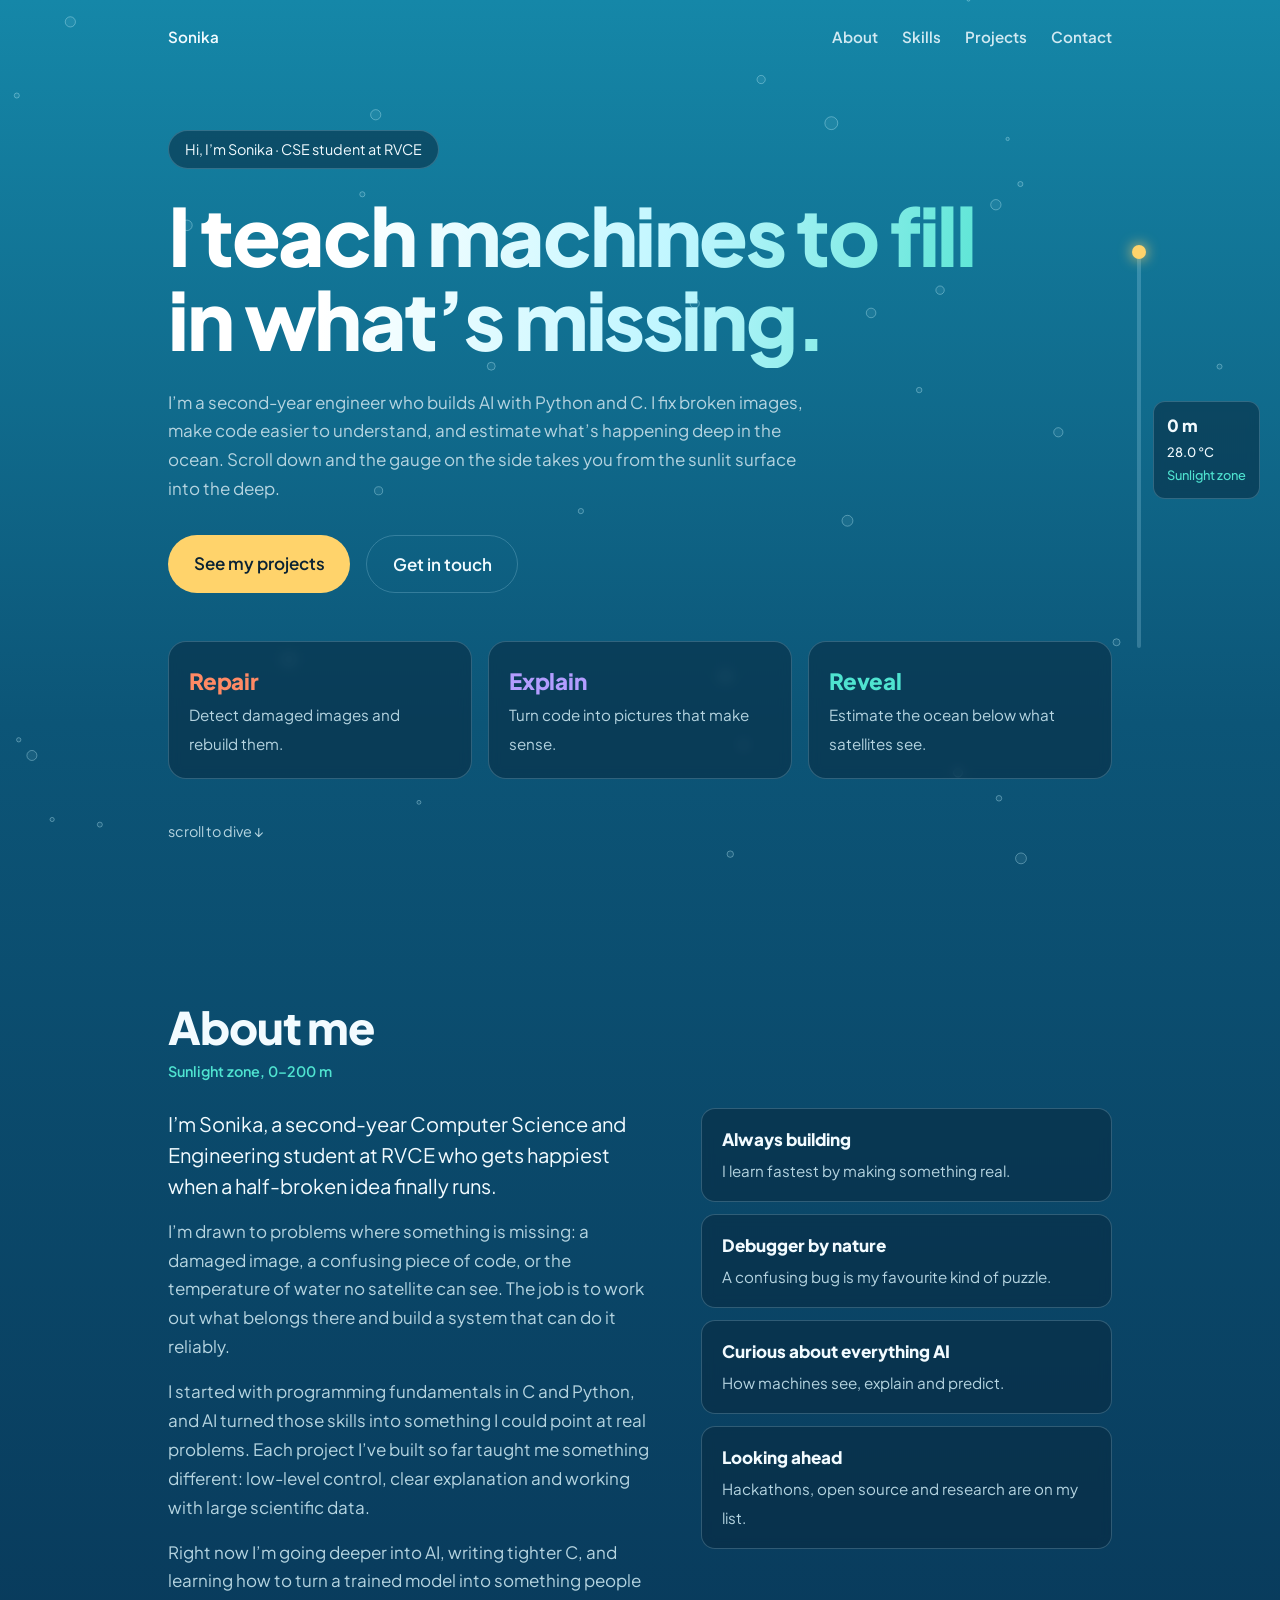
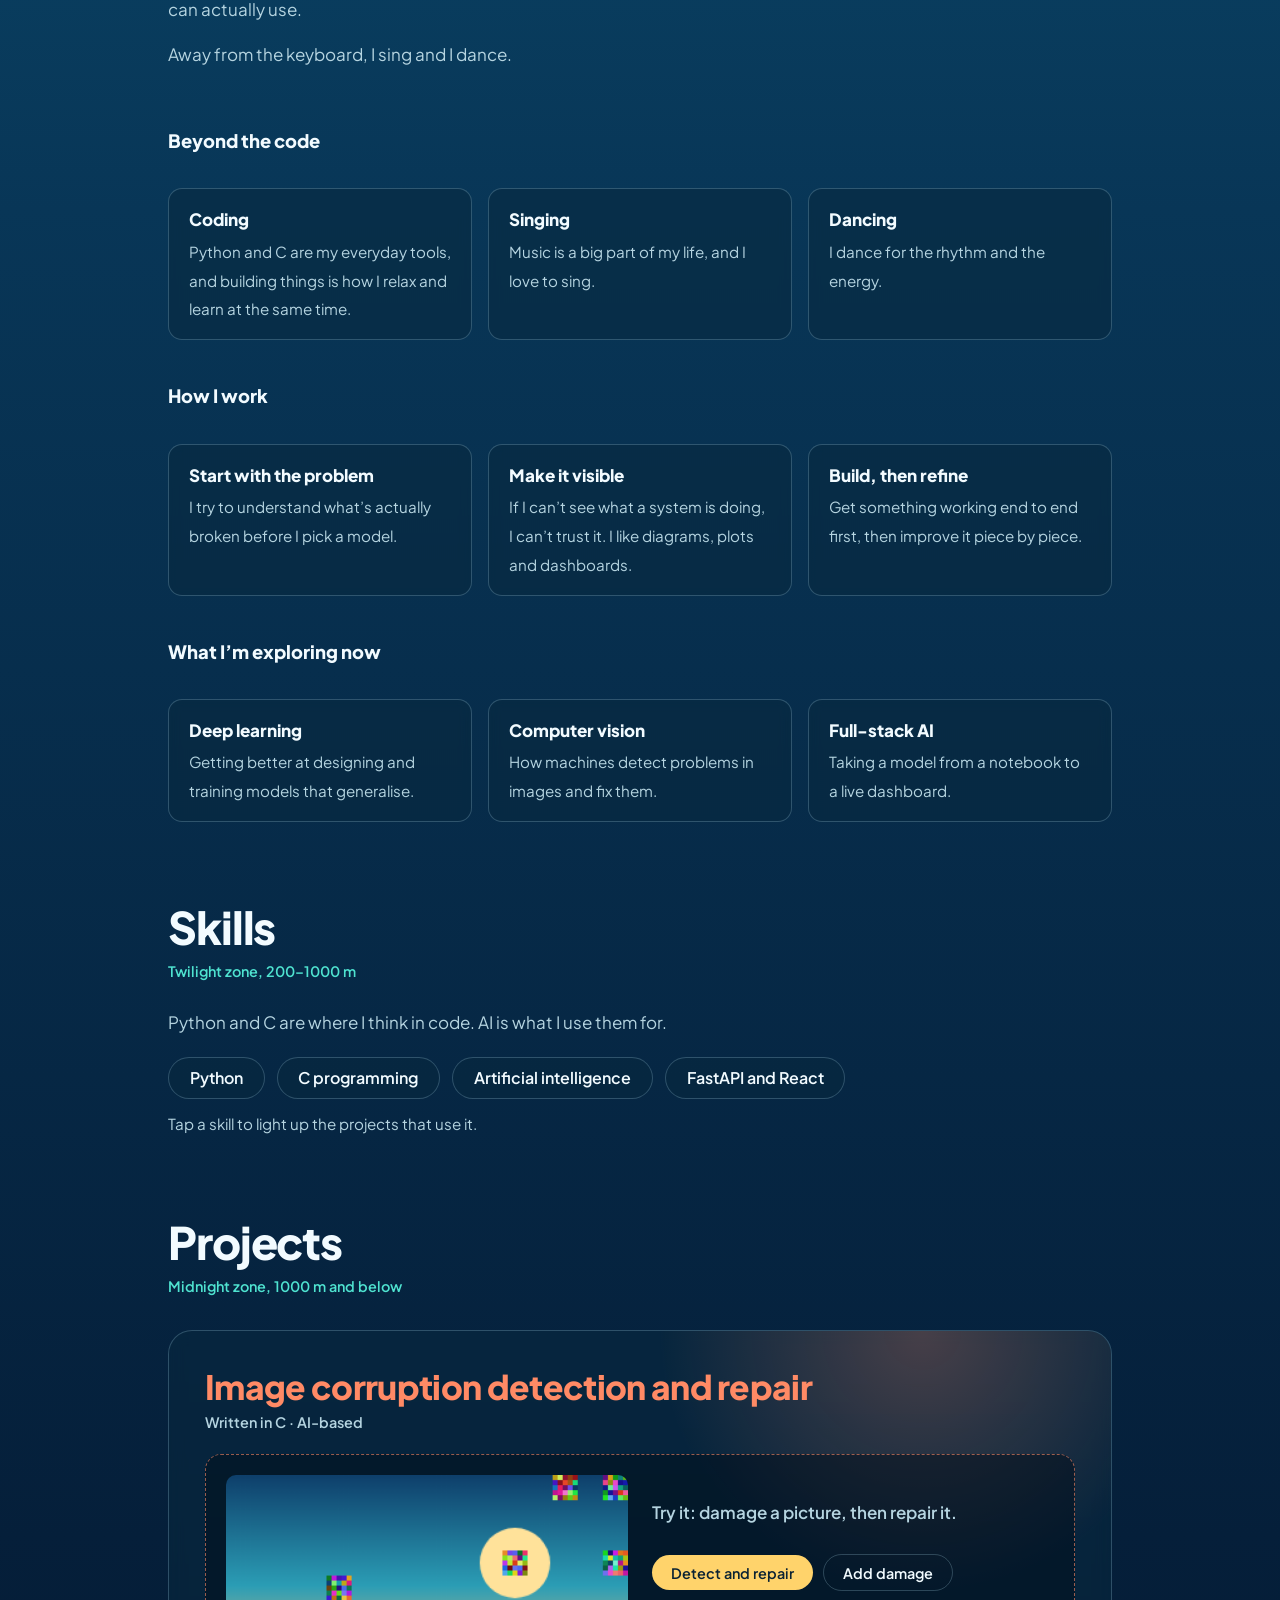
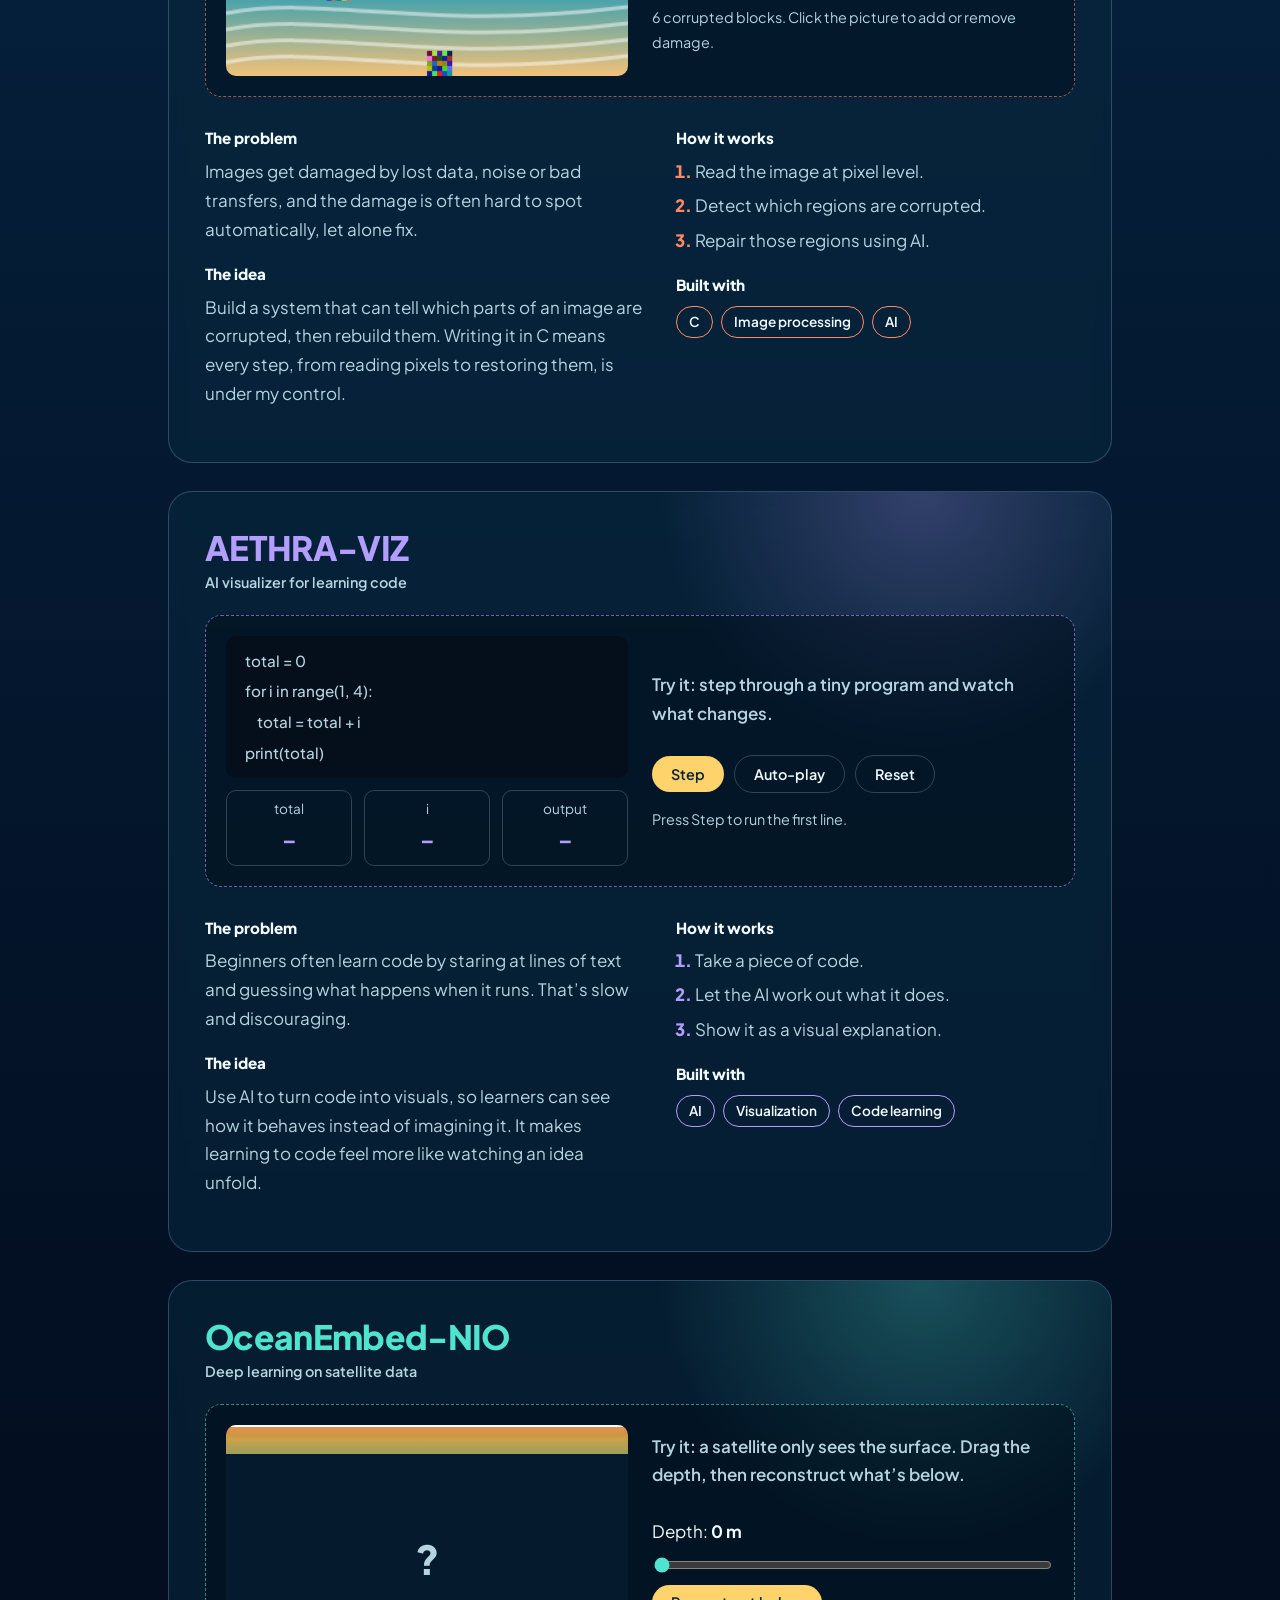
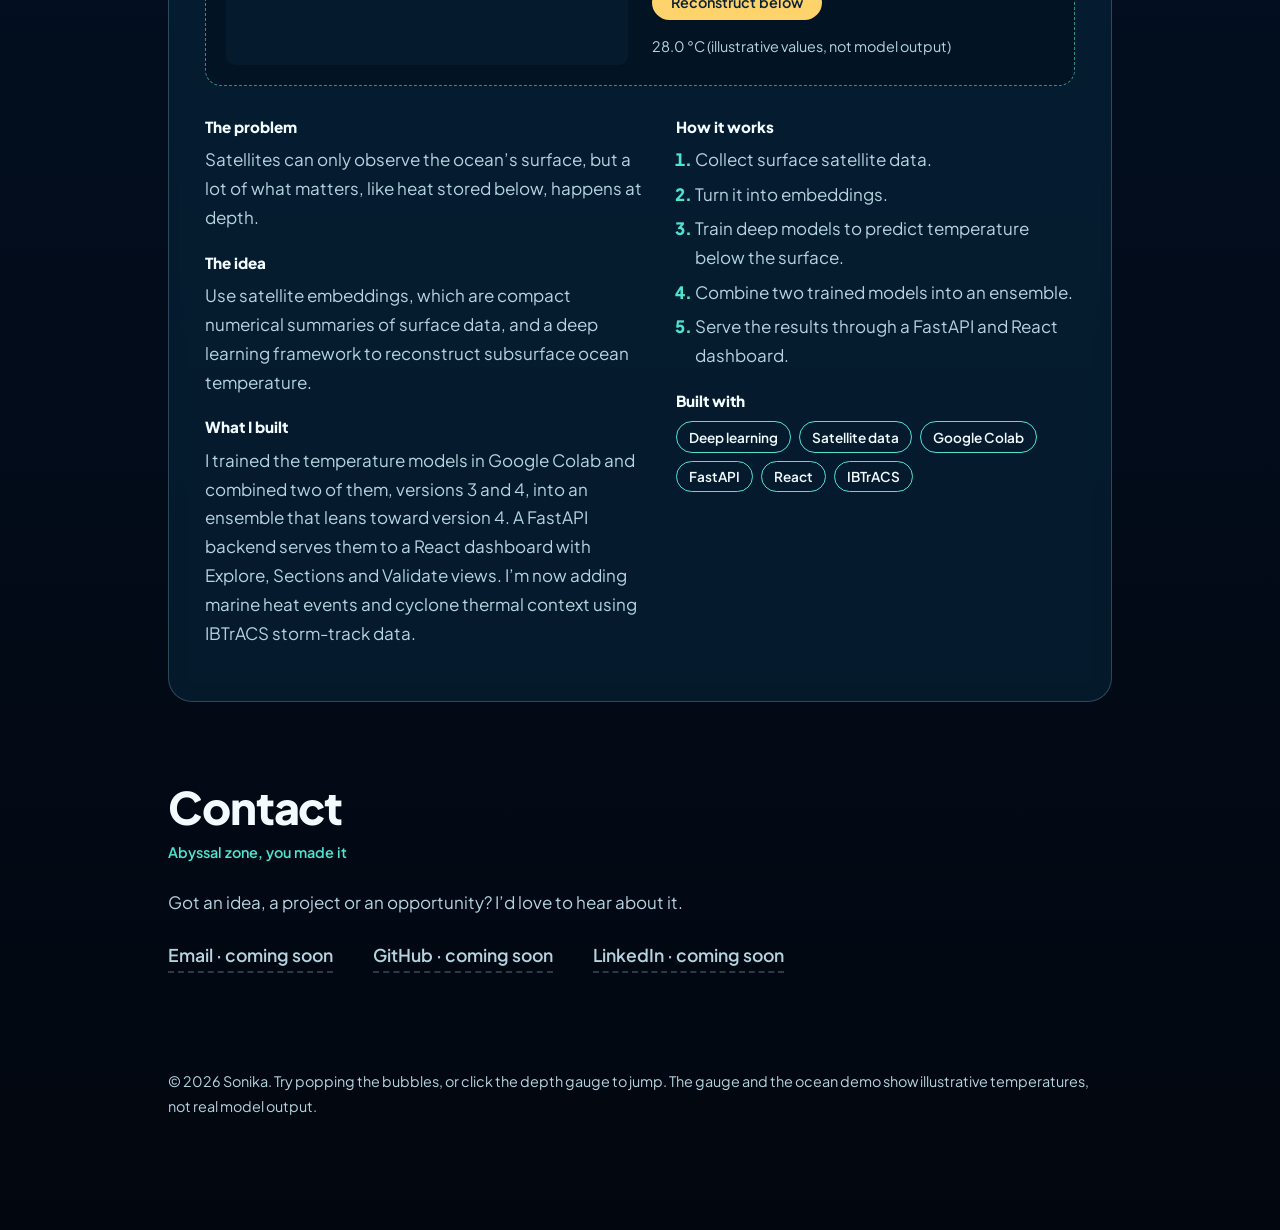
<file: members/sonika0813/index.html>
<!DOCTYPE html>
<html lang="en">
<head>
<meta charset="utf-8">
<meta name="viewport" content="width=device-width, initial-scale=1, viewport-fit=cover">
<title>Sonika · AI that repairs, explains and reveals</title>
<link rel="preconnect" href="https://fonts.googleapis.com">
<link href="https://fonts.googleapis.com/css2?family=Plus+Jakarta+Sans:wght@400;500;600;800&display=swap" rel="stylesheet">
<link rel="stylesheet" href="style.css">
</head>
<body>
<canvas id="bub" aria-hidden="true"></canvas>
<aside class="gauge" aria-hidden="true"><div class="track"><div class="dot" id="dot"></div></div><div class="read"><b id="gd">0 m</b><span id="gt">28.0 °C</span><i id="gz">Sunlight zone</i><em id="bp"></em></div></aside>

<div class="wrap">
<nav aria-label="Primary"><span>Sonika</span><div><a href="#about">About</a><a href="#skills">Skills</a><a href="#work">Projects</a><a href="#contact">Contact</a></div></nav>

<main>
<div class="hero">
  <p class="kicker">Hi, I’m Sonika · CSE student at RVCE</p>
  <h1>I teach machines to fill in what’s missing.</h1>
  <p class="sub">I’m a second-year engineer who builds AI with Python and C. I fix broken images, make code easier to understand, and estimate what’s happening deep in the ocean. Scroll down and the gauge on the side takes you from the sunlit surface into the deep.</p>
  <div class="cta"><a class="btn" href="#work">See my projects</a><a class="btn ghost" href="#contact">Get in touch</a></div>
  <div class="trio">
    <a href="#card-repair" style="--c:var(--coral)"><b>Repair</b><span>Detect damaged images and rebuild them.</span></a>
    <a href="#card-viz" style="--c:var(--violet)"><b>Explain</b><span>Turn code into pictures that make sense.</span></a>
    <a href="#card-ocean" style="--c:var(--aqua)"><b>Reveal</b><span>Estimate the ocean below what satellites see.</span></a>
  </div>
  <p class="dive">scroll to dive ↓</p>
</div>

<section id="about" aria-labelledby="about-h">
  <h2 id="about-h">About me</h2>
  <p class="zone">Sunlight zone, 0–200 m</p>
  <div class="about">
    <div>
      <p>I’m Sonika, a second-year Computer Science and Engineering student at RVCE who gets happiest when a half-broken idea finally runs.</p>
      <p>I’m drawn to problems where something is missing: a damaged image, a confusing piece of code, or the temperature of water no satellite can see. The job is to work out what belongs there and build a system that can do it reliably.</p>
      <p>I started with programming fundamentals in C and Python, and AI turned those skills into something I could point at real problems. Each project I’ve built so far taught me something different: low-level control, clear explanation and working with large scientific data.</p>
      <p>Right now I’m going deeper into AI, writing tighter C, and learning how to turn a trained model into something people can actually use.</p>
      <p>Away from the keyboard, I sing and I dance.</p>
    </div>
    <ul class="facts">
      <li><b>Always building</b><span>I learn fastest by making something real.</span></li>
      <li><b>Debugger by nature</b><span>A confusing bug is my favourite kind of puzzle.</span></li>
      <li><b>Curious about everything AI</b><span>How machines see, explain and predict.</span></li>
      <li><b>Looking ahead</b><span>Hackathons, open source and research are on my list.</span></li>
    </ul>
  </div>
  <h3 class="sh">Beyond the code</h3>
  <div class="grid3">
    <div class="tile"><b>Coding</b><span>Python and C are my everyday tools, and building things is how I relax and learn at the same time.</span></div>
    <div class="tile"><b>Singing</b><span>Music is a big part of my life, and I love to sing.</span></div>
    <div class="tile"><b>Dancing</b><span>I dance for the rhythm and the energy.</span></div>
  </div>
  <h3 class="sh">How I work</h3>
  <div class="grid3">
    <div class="tile"><b>Start with the problem</b><span>I try to understand what’s actually broken before I pick a model.</span></div>
    <div class="tile"><b>Make it visible</b><span>If I can’t see what a system is doing, I can’t trust it. I like diagrams, plots and dashboards.</span></div>
    <div class="tile"><b>Build, then refine</b><span>Get something working end to end first, then improve it piece by piece.</span></div>
  </div>
  <h3 class="sh">What I’m exploring now</h3>
  <div class="grid3">
    <div class="tile"><b>Deep learning</b><span>Getting better at designing and training models that generalise.</span></div>
    <div class="tile"><b>Computer vision</b><span>How machines detect problems in images and fix them.</span></div>
    <div class="tile"><b>Full-stack AI</b><span>Taking a model from a notebook to a live dashboard.</span></div>
  </div>
</section>

<section id="skills" aria-labelledby="skills-h">
  <h2 id="skills-h">Skills</h2>
  <p class="zone">Twilight zone, 200–1000 m</p>
  <p class="sub" style="margin:0">Python and C are where I think in code. AI is what I use them for.</p>
  <div class="skills" role="group" aria-label="Filter projects by skill">
    <button type="button" aria-pressed="false" data-s="python">Python</button>
    <button type="button" aria-pressed="false" data-s="c">C programming</button>
    <button type="button" aria-pressed="false" data-s="ai">Artificial intelligence</button>
    <button type="button" aria-pressed="false" data-s="web">FastAPI and React</button>
  </div>
  <p class="hint">Tap a skill to light up the projects that use it.</p>
</section>

<section id="work" aria-labelledby="work-h">
  <h2 id="work-h">Projects</h2>
  <p class="zone">Midnight zone, 1000 m and below</p>
  <div class="cards">
    <article class="card" id="card-repair" style="--c:var(--coral)" data-s="c ai">
      <h3>Image corruption detection and repair</h3>
      <p class="what">Written in C · AI-based</p>
      <div class="demo"><canvas id="rc" width="320" height="160" role="img" aria-label="A small picture with corrupted blocks of colourful noise"></canvas><div class="dctl"><p class="dt">Try it: damage a picture, then repair it.</p><button class="btn sm" id="rfix" type="button">Detect and repair</button><button class="btn sm ghost" id="radd" type="button">Add damage</button><p class="stat" id="rs" aria-live="polite"></p></div></div>
      <div class="cols">
        <div>
          <h4>The problem</h4>
          <p>Images get damaged by lost data, noise or bad transfers, and the damage is often hard to spot automatically, let alone fix.</p>
          <h4>The idea</h4>
          <p>Build a system that can tell which parts of an image are corrupted, then rebuild them. Writing it in C means every step, from reading pixels to restoring them, is under my control.</p>
        </div>
        <div>
          <h4>How it works</h4>
          <ol><li>Read the image at pixel level.</li><li>Detect which regions are corrupted.</li><li>Repair those regions using AI.</li></ol>
          <h4>Built with</h4>
          <ul class="chips"><li>C</li><li>Image processing</li><li>AI</li></ul>
        </div>
      </div>
    </article>
    <article class="card" id="card-viz" style="--c:var(--violet)" data-s="ai">
      <h3>AETHRA-VIZ</h3>
      <p class="what">AI visualizer for learning code</p>
      <div class="demo"><div><div class="code" id="vc"></div><div class="vars"><div class="v" id="vt">total<b>–</b></div><div class="v" id="vi">i<b>–</b></div><div class="v" id="vo">output<b>–</b></div></div></div><div class="dctl"><p class="dt">Try it: step through a tiny program and watch what changes.</p><button class="btn sm" id="vs" type="button">Step</button><button class="btn sm ghost" id="va" type="button">Auto-play</button><button class="btn sm ghost" id="vr" type="button">Reset</button><p class="stat" id="vd" aria-live="polite">Press Step to run the first line.</p></div></div>
      <div class="cols">
        <div>
          <h4>The problem</h4>
          <p>Beginners often learn code by staring at lines of text and guessing what happens when it runs. That’s slow and discouraging.</p>
          <h4>The idea</h4>
          <p>Use AI to turn code into visuals, so learners can see how it behaves instead of imagining it. It makes learning to code feel more like watching an idea unfold.</p>
        </div>
        <div>
          <h4>How it works</h4>
          <ol><li>Take a piece of code.</li><li>Let the AI work out what it does.</li><li>Show it as a visual explanation.</li></ol>
          <h4>Built with</h4>
          <ul class="chips"><li>AI</li><li>Visualization</li><li>Code learning</li></ul>
        </div>
      </div>
    </article>
    <article class="card" id="card-ocean" style="--c:var(--aqua)" data-s="python ai web">
      <h3>OceanEmbed-NIO</h3>
      <p class="what">Deep learning on satellite data</p>
      <div class="demo"><div class="col" id="oc"><div class="cover" aria-hidden="true">?</div><div class="mk" id="omk"></div></div><div class="dctl"><p class="dt">Try it: a satellite only sees the surface. Drag the depth, then reconstruct what’s below.</p><label for="od" style="flex-basis:100%">Depth: <strong id="odv">0 m</strong></label><input id="od" type="range" min="0" max="1000" step="10" value="0" style="flex-basis:100%;accent-color:var(--c)"><button class="btn sm" id="orb" type="button">Reconstruct below</button><p class="stat" id="oo"></p></div></div>
      <div class="cols">
        <div>
          <h4>The problem</h4>
          <p>Satellites can only observe the ocean’s surface, but a lot of what matters, like heat stored below, happens at depth.</p>
          <h4>The idea</h4>
          <p>Use satellite embeddings, which are compact numerical summaries of surface data, and a deep learning framework to reconstruct subsurface ocean temperature.</p>
          <h4>What I built</h4>
          <p>I trained the temperature models in Google Colab and combined two of them, versions 3 and 4, into an ensemble that leans toward version 4. A FastAPI backend serves them to a React dashboard with Explore, Sections and Validate views. I’m now adding marine heat events and cyclone thermal context using IBTrACS storm-track data.</p>
        </div>
        <div>
          <h4>How it works</h4>
          <ol><li>Collect surface satellite data.</li><li>Turn it into embeddings.</li><li>Train deep models to predict temperature below the surface.</li><li>Combine two trained models into an ensemble.</li><li>Serve the results through a FastAPI and React dashboard.</li></ol>
          <h4>Built with</h4>
          <ul class="chips"><li>Deep learning</li><li>Satellite data</li><li>Google Colab</li><li>FastAPI</li><li>React</li><li>IBTrACS</li></ul>
        </div>
      </div>
    </article>
  </div>
</section>

<section id="contact" aria-labelledby="contact-h">
  <h2 id="contact-h">Contact</h2>
  <p class="zone">Abyssal zone, you made it</p>
  <p class="sub" style="margin:0">Got an idea, a project or an opportunity? I’d love to hear about it.</p>
  <div class="links"><span class="soon">Email · coming soon</span><span class="soon">GitHub · coming soon</span><span class="soon">LinkedIn · coming soon</span></div>
</section>
</main>
<footer>© 2026 Sonika. Try popping the bubbles, or click the depth gauge to jump. The gauge and the ocean demo show illustrative temperatures, not real model output.</footer>
</div>

<script src="script.js"></script>
</body>
</html>
</file>
<file: style.css>
:root {
  --paper: #f5f0e8;
  --ink: #20251f;
  --subtle: #696b61;
  --line: #dcd5c9;
  --coral: #ba5037;
  --green: #dce8d5;
  --pink: #f4d7cb;
  --lilac: #e2ddf4;
  --blue: #d5e9f0;
}

* {
  margin: 0;
  padding: 0;
  box-sizing: border-box;
}

html {
  scroll-behavior: smooth;
  scroll-padding-top: 85px;
}

body {
  background: var(--paper);
  color: var(--ink);
  font-family: "DM Sans", sans-serif;
  overflow-x: hidden;
}

a {
  color: inherit;
  text-decoration: none;
}

button {
  font: inherit;
}

.topbar {
  height: 82px;
  padding: 0 7%;
  display: flex;
  justify-content: space-between;
  align-items: center;
  border-bottom: 1px solid var(--line);
  background: rgba(245, 240, 232, 0.95);
  position: sticky;
  top: 0;
  z-index: 20;
}

.wordmark {
  font-family: "Space Grotesk", sans-serif;
  font-size: 1.55rem;
  font-weight: 700;
  letter-spacing: -1.5px;
}

.wordmark span {
  color: var(--coral);
  font-size: 0.7rem;
  vertical-align: top;
  margin-left: 3px;
}

.nav-links {
  display: flex;
  gap: 32px;
}

.nav-links a,
.top-cta {
  font-size: 0.87rem;
  font-weight: 700;
}

.nav-links a:hover,
.text-link:hover {
  color: var(--coral);
}

.top-cta {
  border: 1px solid var(--ink);
  border-radius: 40px;
  padding: 12px 18px;
  transition: background 0.2s, color 0.2s;
}

.top-cta:hover {
  background: var(--ink);
  color: white;
}

.top-cta span {
  margin-left: 10px;
}

.menu-toggle {
  display: none;
  border: 0;
  background: none;
  font-size: 1.5rem;
  cursor: pointer;
}

.hero {
  min-height: 640px;
  padding: 85px 9% 90px;
  display: grid;
  grid-template-columns: 1.05fr 0.95fr;
  align-items: center;
  gap: 60px;
  position: relative;
  border-bottom: 1px solid var(--line);
}

.kicker {
  font-size: 0.71rem;
  letter-spacing: 1.7px;
  font-weight: 800;
  color: var(--subtle);
  margin-bottom: 24px;
}

.live-dot {
  display: inline-block;
  width: 8px;
  height: 8px;
  border-radius: 50%;
  background: #66895c;
  margin-right: 8px;
}

.hero h1,
.section-top h2,
.manifesto h2,
.contact-section h2 {
  font-family: "Space Grotesk", sans-serif;
  font-size: clamp(3rem, 5.5vw, 5.2rem);
  letter-spacing: -4px;
  line-height: 1.03;
}

.accent,
.contact-section h2 span {
  color: var(--coral);
}

.hero-description {
  color: var(--subtle);
  max-width: 475px;
  font-size: 1.03rem;
  line-height: 1.85;
  margin-top: 25px;
}

.hero-actions {
  display: flex;
  flex-wrap: wrap;
  align-items: center;
  gap: 25px;
  margin-top: 30px;
}

.button {
  display: inline-flex;
  align-items: center;
  justify-content: center;
  gap: 20px;
  padding: 15px 21px;
  border-radius: 4px;
  font-size: 0.88rem;
  font-weight: 800;
  transition: transform 0.2s, background 0.2s;
}

.button:hover {
  transform: translateY(-3px);
}

.button-dark {
  background: var(--ink);
  color: white;
}

.button-dark:hover {
  background: var(--coral);
}

.text-link {
  font-size: 0.88rem;
  font-weight: 800;
}

.text-link span {
  margin-left: 5px;
}

.hero-footnote {
  display: flex;
  flex-wrap: wrap;
  gap: 18px;
  margin-top: 55px;
  color: #858478;
  font-size: 0.6rem;
  letter-spacing: 1.1px;
  font-weight: 800;
}

.hero-art {
  min-height: 410px;
  position: relative;
  background: #e7e1d5;
  overflow: hidden;
  isolation: isolate;
}

.art-label,
.art-number {
  position: absolute;
  z-index: 4;
  font-size: 0.65rem;
  font-weight: 800;
  letter-spacing: 1.4px;
}

.label-top {
  top: 24px;
  left: 25px;
}

.label-bottom {
  bottom: 24px;
  left: 25px;
}

.art-number {
  bottom: 24px;
  right: 25px;
  color: var(--subtle);
}

.shape {
  position: absolute;
  display: grid;
  place-items: center;
}

.shape-circle {
  width: 210px;
  height: 210px;
  border-radius: 50%;
  background: #e7a18c;
  top: 70px;
  left: 10%;
}

.shape-circle span {
  font-size: 6rem;
  color: #9b3d2d;
}

.shape-square {
  width: 170px;
  height: 170px;
  background: #b8c8a9;
  transform: rotate(14deg);
  right: 8%;
  top: 100px;
}

.shape-square span {
  font-family: "Space Grotesk", sans-serif;
  font-size: 7rem;
  color: #35543a;
}

.shape-blob {
  width: 140px;
  height: 140px;
  border-radius: 43% 57% 62% 38% / 43% 43% 57% 57%;
  background: #8faec1;
  bottom: 45px;
  left: 35%;
  transform: rotate(-20deg);
}

.shape-blob span {
  font-family: "Space Grotesk", sans-serif;
  font-size: 5rem;
  color: #23475c;
}

.shape-star {
  top: 40px;
  right: 18%;
  font-size: 3.5rem;
  color: var(--coral);
}

.hero-index {
  position: absolute;
  bottom: 23px;
  left: 9%;
  color: var(--subtle);
  font-size: 0.65rem;
  letter-spacing: 1.5px;
  font-weight: 800;
}

/* Team section */

.team-section {
  padding: 105px 9%;
}

.section-top {
  display: flex;
  align-items: flex-end;
  justify-content: space-between;
  gap: 35px;
  margin-bottom: 45px;
}

.section-top .kicker {
  color: var(--coral);
}

.section-top h2 {
  font-size: clamp(2.5rem, 4vw, 3.8rem);
  letter-spacing: -2.5px;
}

.muted-heading {
  color: #939184;
}

.section-intro {
  max-width: 310px;
  line-height: 1.8;
  color: var(--subtle);
  font-size: 0.94rem;
  margin-bottom: 5px;
}

.member-grid {
  display: grid;
  grid-template-columns: repeat(2, minmax(0, 1fr));
  gap: 25px;
}

.member-card {
  padding: 15px;
  border: 1px solid var(--line);
  background: #fbf8f2;
  transition: transform 0.25s, box-shadow 0.25s;
}

.member-card:hover {
  transform: translateY(-5px);
  box-shadow: 0 15px 35px rgba(32, 37, 31, 0.08);
}

.card-meta {
  display: flex;
  justify-content: space-between;
  padding: 5px 4px 13px;
  font-size: 0.65rem;
  letter-spacing: 1px;
  font-weight: 800;
}

.member-art {
  height: 210px;
  display: flex;
  align-items: center;
  justify-content: center;
  flex-direction: column;
  position: relative;
  overflow: hidden;
}

.art-green { background: var(--green); }
.art-coral { background: var(--pink); }
.art-lilac { background: var(--lilac); }
.art-blue { background: var(--blue); }

.art-symbol {
  font-family: "Space Grotesk", sans-serif;
  font-size: 6.3rem;
  line-height: 1;
  transition: transform 0.3s;
}

.member-card:hover .art-symbol {
  transform: rotate(-10deg) scale(1.08);
}

.card-green .art-symbol { color: #49684a; }
.card-coral .art-symbol { color: #a14c37; }
.card-lilac .art-symbol { color: #6855a0; }
.card-blue .art-symbol { color: #37677d; }

.art-caption {
  position: absolute;
  bottom: 13px;
  right: 14px;
  font-size: 0.6rem;
  font-weight: 800;
  letter-spacing: 1px;
}

.member-details {
  padding: 23px 8px 10px;
}

.member-role {
  color: var(--coral);
  font-size: 0.65rem;
  letter-spacing: 1.2px;
  font-weight: 800;
}

.member-details h3 {
  font-family: "Space Grotesk", sans-serif;
  font-size: 1.75rem;
  letter-spacing: -0.8px;
  margin: 9px 0;
}

.member-details > p:not(.member-role) {
  color: var(--subtle);
  line-height: 1.7;
  font-size: 0.9rem;
  max-width: 370px;
}

.member-link {
  display: flex;
  justify-content: space-between;
  align-items: center;
  margin-top: 22px;
  padding-top: 15px;
  border-top: 1px solid var(--line);
  font-size: 0.82rem;
  font-weight: 800;
}

.member-link span {
  font-size: 1.1rem;
  color: var(--coral);
  transition: transform 0.2s;
}

.member-link:hover span {
  transform: translate(4px, -4px);
}

.edit-note {
  margin-top: 25px;
  font-size: 0.78rem;
  color: var(--subtle);
}

/* Manifesto */

.manifesto {
  position: relative;
  overflow: hidden;
  padding: 100px 9%;
  background: #20251f;
  color: #f5f0e8;
}

.manifesto .kicker {
  color: #d8a090;
}

.manifesto h2 {
  position: relative;
  z-index: 1;
  max-width: 880px;
  font-size: clamp(2.7rem, 5vw, 4.7rem);
  letter-spacing: -3px;
}

.manifesto h2 span {
  color: #e9a18d;
}

.manifesto-bottom {
  position: relative;
  z-index: 1;
  display: flex;
  align-items: flex-end;
  justify-content: space-between;
  gap: 35px;
  margin-top: 40px;
}

.manifesto-bottom p {
  max-width: 470px;
  color: #c1c4b9;
  line-height: 1.9;
  font-size: 0.94rem;
}

.button-light {
  color: var(--ink);
  background: var(--paper);
  flex-shrink: 0;
}

.button-light:hover {
  background: white;
}

.manifesto-mark {
  position: absolute;
  right: -20px;
  bottom: -140px;
  font-family: "Space Grotesk", sans-serif;
  font-size: 25rem;
  line-height: 1;
  color: rgba(255, 255, 255, 0.035);
}

/* Contact and footer */

.contact-section {
  text-align: center;
  padding: 100px 7%;
}

.contact-section .kicker {
  color: var(--coral);
}

.contact-section h2 {
  font-size: clamp(3rem, 5vw, 4.7rem);
}

.contact-section > p:not(.kicker) {
  color: var(--subtle);
  line-height: 1.8;
  margin: 20px 0 27px;
}

.footer {
  border-top: 1px solid var(--line);
  padding: 27px 7%;
  display: flex;
  justify-content: space-between;
  align-items: center;
  gap: 20px;
}

.footer p {
  font-size: 0.76rem;
  color: var(--subtle);
}

@media (max-width: 850px) {
  .hero {
    grid-template-columns: 1fr;
    gap: 45px;
  }

  .hero-art {
    width: 100%;
    max-width: 600px;
  }

  .section-top {
    align-items: flex-start;
    flex-direction: column;
  }

  .manifesto-bottom {
    align-items: flex-start;
    flex-direction: column;
  }
}

@media (max-width: 620px) {
  .topbar {
    height: 72px;
    padding: 0 6%;
  }

  .top-cta {
    display: none;
  }

  .menu-toggle {
    display: block;
  }

  .nav-links {
    display: none;
    position: absolute;
    top: 71px;
    left: 0;
    right: 0;
    background: var(--paper);
    border-bottom: 1px solid var(--line);
    padding: 25px 6%;
    flex-direction: column;
    gap: 22px;
  }

  .nav-links.open {
    display: flex;
  }

  .hero {
    padding: 65px 6% 75px;
    gap: 40px;
  }

  .hero h1 {
    font-size: clamp(3rem, 13vw, 4rem);
    letter-spacing: -2.5px;
  }

  .hero-art {
    min-height: 330px;
  }

  .shape-circle {
    width: 155px;
    height: 155px;
    top: 75px;
    left: 5%;
  }

  .shape-square {
    width: 125px;
    height: 125px;
    top: 110px;
    right: 5%;
  }

  .shape-blob {
    width: 100px;
    height: 100px;
  }

  .shape-circle span { font-size: 4.5rem; }
  .shape-square span { font-size: 5rem; }
  .shape-blob span { font-size: 3.5rem; }

  .hero-index {
    left: 6%;
  }

  .team-section {
    padding: 75px 6%;
  }

  .member-grid {
    grid-template-columns: 1fr;
  }

  .section-top h2 {
    font-size: 2.7rem;
  }

  .manifesto {
    padding: 75px 6%;
  }

  .manifesto h2 {
    font-size: 2.8rem;
    letter-spacing: -1.8px;
  }

  .contact-section {
    padding: 75px 6%;
  }

  .contact-section h2 {
    font-size: 3rem;
    letter-spacing: -2px;
  }

  .footer {
    align-items: flex-start;
    flex-direction: column;
    padding: 25px 6%;
  }
}

@media (prefers-reduced-motion: reduce) {
  *,
  *::before,
  *::after {
    scroll-behavior: auto !important;
    transition-duration: 0.01ms !important;
  }
}
</file>
<file: KAVYA/style.css>
@import url('https://fonts.googleapis.com/css2?family=DM+Sans:wght@400;500;600;700&family=Space+Grotesk:wght@400;500;600;700&display=swap');

:root {
  --bg: #f7f8fc;
  --surface: #ffffff;
  --text: #20243a;
  --muted: #858ba0;
  --border: #e9ebf3;
  --purple: #7357e8;
  --purple-light: #f0edff;
  --green: #239b75;
  --orange: #e99a4c;
  --shadow: 0 8px 28px rgba(39, 44, 80, 0.045);
}

* { box-sizing: border-box; }
html { scroll-behavior: smooth; scroll-padding-top: 24px; }
body {
  margin: 0;
  background: var(--bg);
  color: var(--text);
  font-family: 'DM Sans', sans-serif;
  font-size: 14px;
  line-height: 1.6;
}
a { color: inherit; text-decoration: none; }
button, a { -webkit-tap-highlight-color: transparent; }
button:focus-visible, a:focus-visible { outline: 3px solid #a99afc; outline-offset: 4px; }

.layout { min-height: 100vh; }
.sidebar {
  width: 248px;
  position: fixed;
  inset: 0 auto 0 0;
  padding: 30px 22px;
  background: var(--surface);
  border-right: 1px solid var(--border);
  display: flex;
  flex-direction: column;
  z-index: 10;
}
.brand {
  display: flex;
  align-items: center;
  gap: 11px;
  font: 700 20px 'Space Grotesk', sans-serif;
  letter-spacing: -0.7px;
}
.brand-icon {
  display: grid;
  place-items: center;
  width: 35px;
  height: 35px;
  color: white;
  background: var(--purple);
  border-radius: 11px;
}
.profile-mini {
  text-align: center;
  margin: 42px 0 30px;
  padding-bottom: 27px;
  border-bottom: 1px solid var(--border);
}
.avatar {
  display: grid;
  place-items: center;
  width: 68px;
  height: 68px;
  margin: 0 auto 12px;
  border-radius: 22px;
  background: linear-gradient(140deg, #e7e1ff, #c6b9ff);
  color: #5b43c5;
  font: 700 31px 'Space Grotesk', sans-serif;
  box-shadow: 0 8px 20px #7357e81c;
}
.profile-mini h3 { margin: 0; font-size: 15px; }
.profile-mini p { margin: 3px 0 12px; color: var(--muted); font-size: 12px; }
.status {
  display: inline-flex;
  align-items: center;
  gap: 6px;
  padding: 5px 9px;
  background: #eaf8f1;
  color: #21835f;
  border-radius: 20px;
  font-size: 10px;
  font-weight: 600;
}
.status span, .live-dot {
  width: 6px;
  height: 6px;
  border-radius: 50%;
  background: #32b883;
}
.nav-heading, .eyebrow {
  margin: 0;
  color: #a1a5b6;
  font-size: 10px;
  font-weight: 700;
  letter-spacing: 1.6px;
}
.nav-heading { margin: 0 0 12px 10px; }
.navigation { display: grid; gap: 5px; }
.nav-link {
  display: flex;
  align-items: center;
  gap: 12px;
  padding: 11px 12px;
  color: #777d94;
  font-size: 13px;
  font-weight: 500;
  border-radius: 9px;
  transition: color .2s, background .2s, transform .2s;
}
.nav-link > span { width: 19px; text-align: center; font-size: 17px; }
.nav-link:hover { color: var(--purple); background: #f8f6ff; transform: translateX(2px); }
.nav-link.active { color: var(--purple); background: var(--purple-light); font-weight: 700; }
.sidebar-bottom { margin-top: auto; }
.sidebar-bottom .nav-link { padding-top: 8px; padding-bottom: 8px; }

.main-content {
  max-width: 1550px;
  margin-left: 248px;
  padding: 32px clamp(24px, 4vw, 62px);
}
.topbar {
  display: flex;
  align-items: center;
  justify-content: space-between;
  gap: 16px;
  margin-bottom: 29px;
}
.topbar h2 { margin: 5px 0 0; font: 600 21px 'Space Grotesk', sans-serif; }
.github-button {
  padding: 10px 15px;
  border: 1px solid var(--border);
  border-radius: 9px;
  background: white;
  font-size: 12px;
  font-weight: 600;
  transition: border-color .2s, transform .2s;
}
.github-button:hover { border-color: var(--purple); transform: translateY(-2px); }

.welcome {
  position: relative;
  display: grid;
  grid-template-columns: 1.05fr .95fr;
  align-items: center;
  min-height: 315px;
  overflow: hidden;
  padding: 39px 38px;
  border: 1px solid #e9e4ff;
  border-radius: 19px;
  background: linear-gradient(115deg, #fff 30%, #f3f0ff 100%);
}
.welcome-copy { position: relative; z-index: 2; }
.pill {
  display: inline-flex;
  align-items: center;
  gap: 8px;
  padding: 6px 10px;
  color: #7159cf;
  background: #eeebff;
  border-radius: 20px;
  font-size: 9px;
  font-weight: 700;
  letter-spacing: 1px;
}
.live-dot { box-shadow: 0 0 0 3px #32b88320; }
.welcome h1 {
  margin: 20px 0 13px;
  font: 700 clamp(34px, 4vw, 47px)/1.13 'Space Grotesk', sans-serif;
  letter-spacing: -2px;
}
.welcome h1 span {
  color: var(--purple);
  background: linear-gradient(90deg, #7056e5, #b073e8);
  background-clip: text;
  -webkit-background-clip: text;
  -webkit-text-fill-color: transparent;
}
.welcome-copy > p { max-width: 430px; margin: 0; color: #777d94; font-size: 12px; line-height: 1.9; }
.hero-actions { display: flex; flex-wrap: wrap; align-items: center; gap: 20px; margin-top: 23px; }
.primary-button {
  display: inline-flex;
  align-items: center;
  justify-content: center;
  gap: 15px;
  padding: 11px 16px;
  color: white;
  background: var(--purple);
  border-radius: 9px;
  font-size: 12px;
  font-weight: 600;
  box-shadow: 0 5px 13px #7357e830;
  transition: transform .2s, box-shadow .2s, background .2s;
}
.primary-button:hover { transform: translateY(-3px); background: #6045d2; box-shadow: 0 8px 20px #7357e844; }
.text-button { color: #77718d; font-size: 12px; font-weight: 600; }
.text-button:hover { color: var(--purple); }

.hero-art { min-height: 235px; display: grid; place-items: center; position: relative; }
.orbit { position: absolute; border: 1px solid #d8d0ff; border-radius: 50%; }
.orbit-one { width: 250px; height: 250px; }
.orbit-two { width: 195px; height: 195px; border-style: dashed; }
.code-card {
  z-index: 1;
  width: min(100%, 300px);
  padding: 13px 16px 17px;
  border: 1px solid #e9e5fa;
  border-radius: 13px;
  background: rgba(255,255,255,.94);
  box-shadow: 0 15px 45px #5643a51c;
  transform: rotate(-2deg);
  animation: float 5s ease-in-out infinite;
}
.window-dots { display: flex; align-items: center; gap: 5px; padding-bottom: 10px; border-bottom: 1px solid #f0eef7; }
.window-dots i { width: 7px; height: 7px; border-radius: 50%; background: #ffaaa5; }
.window-dots i:nth-child(2) { background: #f6d37d; }
.window-dots i:nth-child(3) { background: #91d8b3; }
.window-dots span { margin-left: auto; color: #a0a0b2; font-size: 9px; }
.code-card pre { overflow-x: auto; margin: 13px 0 0; color: #555b75; font: 10px/1.9 Consolas, monospace; }
.code-purple { color: #8661dd; }
.code-green { color: #26966d; }
.code-blue { color: #4785d9; }
.floating-chip {
  position: absolute;
  z-index: 2;
  padding: 8px 11px;
  border: 1px solid #eeebf9;
  border-radius: 8px;
  background: white;
  color: #726a94;
  font-size: 10px;
  font-weight: 600;
  box-shadow: var(--shadow);
  animation: float 4s ease-in-out infinite;
}
.chip-top { top: 17px; right: 1px; }
.chip-bottom { bottom: 12px; left: 0; animation-delay: -2s; }

.stats-grid { display: grid; grid-template-columns: repeat(3, minmax(0, 1fr)); gap: 17px; margin-top: 21px; }
.stat-card {
  padding: 19px;
  border: 1px solid var(--border);
  border-radius: 13px;
  background: var(--surface);
  box-shadow: var(--shadow);
  transition: transform .25s, box-shadow .25s;
}
.stat-card:hover { transform: translateY(-4px); box-shadow: 0 12px 28px #272c5010; }
.stat-icon { display: grid; place-items: center; width: 35px; height: 35px; margin-bottom: 13px; border-radius: 10px; font-size: 19px; }
.purple { color: #785ee5; background: #f0edff; }
.green { color: #239b75; background: #e7f8f0; }
.orange { color: #d88c3d; background: #fff2e3; }
.stat-card p { margin: 0; color: var(--muted); font-size: 11px; }
.stat-card h3 { margin: 3px 0 1px; font: 700 25px 'Space Grotesk', sans-serif; letter-spacing: -.7px; }
.stat-card h3 span { color: var(--purple); }
.stat-card .focus-value { font-size: 20px; }
.stat-card small { color: #a1a5b6; font-size: 10px; }

.section { margin-top: 42px; }
.section-heading { display: flex; align-items: end; justify-content: space-between; gap: 14px; margin-bottom: 19px; }
.section-heading h2 { margin: 4px 0 0; font: 600 22px 'Space Grotesk', sans-serif; letter-spacing: -.5px; }
.section-note { color: var(--muted); font-size: 11px; }
.project-grid { display: grid; grid-template-columns: repeat(3, minmax(0, 1fr)); gap: 17px; }
.project-card {
  min-width: 0;
  overflow: hidden;
  border: 1px solid var(--border);
  border-radius: 13px;
  background: white;
  transition: transform .25s, box-shadow .25s;
}
.project-card:hover { transform: translateY(-5px); box-shadow: 0 14px 30px #272c5012; }
.project-visual { height: 135px; position: relative; overflow: hidden; display: flex; align-items: center; justify-content: center; }
.visual-purple { background: linear-gradient(135deg, #f0edff, #ddd5ff); }
.visual-green { background: linear-gradient(135deg, #e8f8f1, #c9efdf); }
.visual-orange { background: linear-gradient(135deg, #fff2e3, #ffdfb9); }
.project-symbol { position: relative; z-index: 1; color: #7257df; font: 600 60px 'Space Grotesk', sans-serif; transition: transform .3s; }
.project-card:hover .project-symbol { transform: scale(1.15) rotate(-5deg); }
.visual-green .project-symbol { color: #239b75; }
.visual-orange .project-symbol { color: #d88c3d; }
.visual-tag { position: absolute; top: 13px; left: 13px; color: #817b9e; font-size: 9px; font-weight: 700; letter-spacing: 1px; }
.visual-orb { position: absolute; width: 150px; height: 150px; border: 1px solid #ffffffa8; border-radius: 50%; }
.project-body { padding: 18px; }
.project-title { display: flex; align-items: center; justify-content: space-between; gap: 7px; }
.project-title h3 { margin: 0; font: 600 15px 'Space Grotesk', sans-serif; }
.project-number { color: #b5b7c5; font-size: 10px; }
.project-body > p { min-height: 58px; margin: 10px 0 14px; color: #858ba0; font-size: 11px; line-height: 1.8; }
.tags { display: flex; flex-wrap: wrap; gap: 6px; }
.tags span { padding: 4px 7px; border: 1px solid #ececf4; border-radius: 5px; color: #777d94; font-size: 9px; }
.project-link { display: flex; justify-content: space-between; align-items: center; margin-top: 17px; padding-top: 12px; border-top: 1px solid #f0f0f5; color: var(--purple); font-size: 11px; font-weight: 700; }
.project-link span { transition: transform .2s; }
.project-link:hover span { transform: translate(3px, -3px); }

.skills-panel { display: grid; grid-template-columns: 1fr 1fr; gap: 32px; padding: 25px; border: 1px solid var(--border); border-radius: 13px; background: white; }
.skill-group h3 { margin: 0 0 19px; font: 600 14px 'Space Grotesk', sans-serif; }
.skill-item { margin-top: 16px; }
.skill-item > div:first-child { display: flex; justify-content: space-between; gap: 10px; margin-bottom: 8px; font-size: 11px; }
.skill-item > div:first-child span:first-child { font-weight: 600; }
.skill-item > div:first-child span:last-child { color: #9b9eb0; font-size: 10px; }
.skill-track { height: 6px; overflow: hidden; border-radius: 10px; background: #f0eff7; }
.skill-track span { display: block; width: var(--level); height: 100%; border-radius: inherit; background: linear-gradient(90deg, #8c72f0, #b19cfb); transform: scaleX(0); transform-origin: left; transition: transform 1s ease; }
.skills-panel.visible .skill-track span { transform: scaleX(1); }
.fine-print { margin: 10px 0 0; color: #a1a5b6; font-size: 10px; }

.education-card { display: flex; align-items: flex-start; gap: 17px; padding: 23px; border: 1px solid var(--border); border-radius: 13px; background: white; }
.education-icon { display: grid; place-items: center; flex: 0 0 43px; height: 43px; border-radius: 12px; background: var(--purple-light); color: var(--purple); font-size: 20px; }
.education-copy { flex: 1; }
.education-date { color: var(--purple); font-size: 9px; font-weight: 700; letter-spacing: 1px; }
.education-copy h3 { margin: 5px 0 2px; font: 600 16px 'Space Grotesk', sans-serif; }
.education-copy p { margin: 0; color: #777d94; font-size: 12px; }
.education-copy .education-description { max-width: 500px; margin-top: 10px; line-height: 1.8; }
.education-badge { padding: 5px 9px; border-radius: 7px; background: #f4f2ff; color: #7b68ca; font-size: 10px; white-space: nowrap; }

.contact-banner {
  display: flex;
  align-items: center;
  justify-content: space-between;
  gap: 20px;
  margin-top: 40px;
  padding: 27px;
  border: 1px solid #e6e0ff;
  border-radius: 14px;
  background: linear-gradient(110deg, #f1eeff, #fff);
}
.contact-banner h2 { margin: 5px 0; font: 600 21px 'Space Grotesk', sans-serif; }
.contact-banner > div > p:last-child { margin: 0; color: #858ba0; font-size: 11px; }
.footer { display: flex; justify-content: space-between; gap: 15px; margin-top: 28px; padding: 15px 0; color: #999daf; font-size: 10px; }
.heart { color: #e58b9a; }

.reveal { opacity: 0; transform: translateY(16px); transition: opacity .65s ease, transform .65s ease; }
.reveal.visible { opacity: 1; transform: translateY(0); }
@keyframes float { 0%, 100% { transform: translateY(0) rotate(-2deg); } 50% { transform: translateY(-7px) rotate(-1deg); } }

@media (max-width: 1100px) {
  .sidebar { width: 215px; padding: 25px 16px; }
  .main-content { margin-left: 215px; padding: 27px 24px; }
  .welcome { padding: 28px; }
  .project-grid { grid-template-columns: repeat(2, minmax(0, 1fr)); }
  .project-card:last-child { display: none; }
  .hero-art { transform: scale(.9); }
}
@media (max-width: 760px) {
  .sidebar { position: static; width: 100%; padding: 15px 20px; border-right: 0; border-bottom: 1px solid var(--border); }
  .brand { font-size: 18px; }
  .profile-mini, .nav-heading, .sidebar-bottom { display: none; }
  .navigation { display: flex; overflow-x: auto; gap: 6px; margin-top: 14px; }
  .nav-link { flex: 0 0 auto; padding: 8px 10px; font-size: 11px; }
  .nav-link > span { display: none; }
  .main-content { margin-left: 0; padding: 23px 17px; }
  .topbar h2 { font-size: 18px; }
  .topbar { margin-bottom: 20px; }
  .github-button { padding: 8px 10px; font-size: 10px; }
  .welcome { grid-template-columns: 1fr; padding: 27px 22px; }
  .welcome h1 { font-size: 39px; }
  .hero-art { min-height: 220px; margin-top: 12px; transform: none; }
  .chip-top { right: 5px; }
  .chip-bottom { left: 3px; }
  .stats-grid { grid-template-columns: 1fr; gap: 10px; }
  .stat-card { display: grid; grid-template-columns: 42px 1fr; align-items: center; column-gap: 12px; padding: 13px; }
  .stat-icon { grid-row: span 2; margin: 0; }
  .stat-card p { align-self: end; }
  .stat-card h3 { grid-column: 2; margin: 0; font-size: 21px; }
  .stat-card small { grid-column: 2; }
  .project-grid { grid-template-columns: 1fr; }
  .project-card:last-child { display: block; }
  .project-visual { height: 155px; }
  .project-body > p { min-height: auto; }
  .skills-panel { grid-template-columns: 1fr; gap: 27px; padding: 20px; }
  .section { margin-top: 32px; }
  .section-heading h2 { font-size: 19px; }
  .section-note { display: none; }
  .education-card { flex-wrap: wrap; padding: 17px; }
  .education-badge { margin-left: 60px; }
  .contact-banner { align-items: flex-start; flex-direction: column; padding: 22px; }
  .contact-banner h2 { font-size: 19px; }
  .footer { flex-direction: column; gap: 5px; }
}
@media (prefers-reduced-motion: reduce) {
  *, *::before, *::after { scroll-behavior: auto !important; animation-duration: .01ms !important; animation-iteration-count: 1 !important; transition-duration: .01ms !important; }
  .reveal { opacity: 1; transform: none; }
}
/* Contact Section */
.contact-section {
    text-align: center;
    padding: 60px 20px;
    margin-top: 30px;
}

.contact-section h2 {
    font-size: 2rem;
    margin-bottom: 15px;
}

.contact-section p {
    margin-bottom: 25px;
    color: #666;
}

.contact-links {
    display: flex;
    justify-content: center;
    gap: 15px;
    flex-wrap: wrap;
}

.contact-btn {
    display: inline-block;
    padding: 12px 22px;
    background-color: #2563eb;
    color: white;
    text-decoration: none;
    border-radius: 8px;
    transition: transform 0.2s, background-color 0.2s;
}

.contact-btn:hover {
    background-color: #1d4ed8;
    transform: translateY(-3px);
}
```css
/* =========================
   SKILLS SECTION
========================= */

.skills-grid {
    display: grid;
    grid-template-columns: repeat(3, minmax(0, 1fr));
    gap: 20px;
    margin-top: 25px;
}

.skill-card {
    background: #ffffff;
    border: 1px solid #e8eaf0;
    border-radius: 16px;
    padding: 24px;
    transition: transform 0.25s ease,
                box-shadow 0.25s ease;
}

.skill-card:hover {
    transform: translateY(-5px);
    box-shadow: 0 12px 30px rgba(30, 41, 59, 0.08);
}

.skill-icon {
    width: 48px;
    height: 48px;
    display: flex;
    align-items: center;
    justify-content: center;
    border-radius: 12px;
    font-size: 16px;
    font-weight: 700;
    margin-bottom: 18px;
}

.skill-purple {
    background: #eee8ff;
    color: #7652d4;
}

.skill-blue {
    background: #e5efff;
    color: #2563eb;
}

.skill-orange {
    background: #fff0df;
    color: #d97706;
}

.skill-pink {
    background: #ffe8f0;
    color: #db2777;
}

.skill-green {
    background: #e1f8eb;
    color: #15803d;
}

.skill-yellow {
    background: #fff7d6;
    color: #a16207;
}

.skill-card h3 {
    font-size: 17px;
    margin: 0 0 10px;
    color: #202438;
}

.skill-card p {
    font-size: 13px;
    line-height: 1.7;
    color: #72778a;
    min-height: 66px;
    margin-bottom: 18px;
}

.skill-bar {
    width: 100%;
    height: 6px;
    background: #edf0f5;
    border-radius: 10px;
    overflow: hidden;
}

.skill-progress {
    height: 100%;
    background: linear-gradient(90deg, #8265e8, #5b8def);
    border-radius: 10px;
    animation: skillLoad 1.2s ease-out;
}

@keyframes skillLoad {
    from {
        width: 0;
    }
}

/* =========================
   CONTACT SECTION
========================= */

.contact-section {
    text-align: center;
    padding: 60px 20px;
    margin-top: 30px;
    background: #ffffff;
    border: 1px solid #e8eaf0;
    border-radius: 18px;
}

.contact-section h2 {
    font-size: 2rem;
    margin-bottom: 15px;
    color: #202438;
}

.contact-section p {
    margin-bottom: 25px;
    color: #72778a;
}

.contact-links {
    display: flex;
    justify-content: center;
    gap: 15px;
    flex-wrap: wrap;
}

.contact-btn {
    display: inline-block;
    padding: 12px 22px;
    background-color: #2563eb;
    color: #ffffff;
    text-decoration: none;
    border-radius: 8px;
    transition: transform 0.2s ease,
                background-color 0.2s ease;
}

.contact-btn:hover {
    background-color: #1d4ed8;
    transform: translateY(-3px);
}

/* =========================
   RESPONSIVE DESIGN
========================= */

@media (max-width: 1000px) {
    .skills-grid {
        grid-template-columns: repeat(2, minmax(0, 1fr));
    }
}

@media (max-width: 600px) {
    .skills-grid {
        grid-template-columns: 1fr;
    }

    .skill-card p {
        min-height: auto;
    }

    .contact-section {
        padding: 40px 16px;
    }
}
```
</file>
<file: Kritika/style.css>
/* ==========================================================
   Kritika Agarwala — portfolio
   Concept: a risograph print. Three inks (blue, pink, yellow)
   overprint on cool paper; where they overlap, new colours appear.
   ========================================================== */

:root {
  /* Inks — these stay the same in both themes */
  --c-blue: #3a50ff;
  --c-pink: #ff5fa2;
  --c-yellow: #ffc933;
  --c-teal: #27c2a6;
  --c-violet: #34289a;
  --deep: #17133f;

  /* Paper and text — these flip in night mode */
  --paper: #efedf8;
  --ink: #17133f;
  --ink-soft: #4b4772;
  --focus: #3a50ff;
  --blend: multiply;
  --center-text: #ffffff;

  --display: "Bricolage Grotesque", "Trebuchet MS", system-ui, sans-serif;
  --serif: "Newsreader", Georgia, "Times New Roman", serif;

  --pad: clamp(1.25rem, 4vw, 3.5rem);
  --maxw: 1320px;
}

body.dark {
  --paper: #121036;
  --ink: #f1eefc;
  --ink-soft: #b8b3df;
  --focus: #ffd34d;
  --blend: screen;
  --center-text: #17133f;
}

*, *::before, *::after { box-sizing: border-box; }

html {
  scroll-padding-top: 5rem;
  -webkit-text-size-adjust: 100%;
}

@media (prefers-reduced-motion: no-preference) {
  html { scroll-behavior: smooth; }
}

body {
  margin: 0;
  background: var(--paper);
  color: var(--ink);
  font-family: var(--serif);
  font-size: 1.125rem;
  line-height: 1.65;
  transition: background-color .35s ease, color .35s ease;
  overflow-x: hidden;
}

h1, h2, h3, p, ul, blockquote, figure { margin: 0; }
ul { padding: 0; list-style: none; }

a { color: inherit; }

:focus-visible {
  outline: 3px solid var(--focus);
  outline-offset: 3px;
  border-radius: 4px;
}

/* Paper grain */
.grain {
  position: fixed;
  inset: 0;
  z-index: 100;
  pointer-events: none;
  opacity: .22;
  mix-blend-mode: multiply;
  background-image: url("data:image/svg+xml,%3Csvg xmlns='http://www.w3.org/2000/svg' width='220' height='220'%3E%3Cfilter id='n'%3E%3CfeTurbulence type='fractalNoise' baseFrequency='.8' numOctaves='2' stitchTiles='stitch'/%3E%3CfeColorMatrix values='0 0 0 0 .09 0 0 0 0 .07 0 0 0 0 .25 0 0 0 .6 0'/%3E%3C/filter%3E%3Crect width='100%25' height='100%25' filter='url(%23n)'/%3E%3C/svg%3E");
}
body.dark .grain { mix-blend-mode: screen; opacity: .12; }

/* ---------- Shared layout ---------- */
.section-wrap {
  width: 100%;
  max-width: var(--maxw);
  margin-inline: auto;
  padding: clamp(4rem, 9vw, 8rem) var(--pad);
}

.section-heading {
  display: flex;
  flex-wrap: wrap;
  align-items: flex-end;
  justify-content: space-between;
  gap: 1.25rem 4rem;
  margin-bottom: clamp(1.75rem, 4vw, 3rem);
}

h2 {
  font-family: var(--display);
  font-weight: 800;
  font-variation-settings: "wdth" 88;
  font-size: clamp(2.8rem, 7vw, 6rem);
  line-height: .95;
  letter-spacing: -.04em;
}

.section-note {
  max-width: 34ch;
  color: var(--ink-soft);
  font-size: 1.15rem;
  line-height: 1.55;
}

/* ---------- Header ---------- */
.topbar {
  position: sticky;
  top: 0;
  z-index: 50;
  display: flex;
  align-items: center;
  justify-content: space-between;
  gap: 1rem;
  padding: .85rem var(--pad);
  background: var(--paper);
  background: color-mix(in srgb, var(--paper) 88%, transparent);
  -webkit-backdrop-filter: blur(10px);
  backdrop-filter: blur(10px);
}

.wordmark {
  display: inline-flex;
  align-items: center;
  gap: .65rem;
  text-decoration: none;
  font-family: var(--display);
  font-weight: 700;
  font-size: 1.05rem;
  letter-spacing: -.01em;
}

.mark {
  display: grid;
  place-items: center;
  width: 2.5rem;
  height: 2.5rem;
  border-radius: 50%;
  background: var(--c-pink);
  color: var(--deep);
  font-weight: 800;
  font-size: 1.05rem;
}

.nav-links {
  display: flex;
  align-items: center;
  gap: clamp(.9rem, 2.4vw, 2rem);
  margin-left: auto;
  font-family: var(--display);
  font-weight: 600;
  font-size: 1rem;
}

.nav-links a {
  text-decoration: none;
  text-decoration-thickness: 3px;
  text-underline-offset: 6px;
}
.nav-links a:hover { text-decoration: underline; text-decoration-color: var(--c-pink); }

.nav-links .nav-cta {
  padding: .45rem 1.1rem;
  border-radius: 999px;
  background: var(--ink);
  color: var(--paper);
}
.nav-links .nav-cta:hover { text-decoration: none; background: var(--c-blue); color: #fff; }

.theme-toggle {
  display: grid;
  place-items: center;
  width: 2.75rem;
  height: 2.75rem;
  border: 2px solid var(--ink);
  border-radius: 50%;
  background: transparent;
  color: var(--ink);
  font-size: 1.25rem;
  cursor: pointer;
  transition: background-color .2s, color .2s, transform .3s;
}
.theme-toggle:hover { background: var(--ink); color: var(--paper); transform: rotate(40deg); }

/* ---------- Hero ---------- */
.hero {
  display: grid;
  grid-template-columns: minmax(0, 1.05fr) minmax(0, .95fr);
  align-items: center;
  gap: clamp(1.5rem, 4vw, 4rem);
  padding-top: clamp(1.5rem, 4vw, 3.5rem);
  padding-bottom: clamp(3rem, 7vw, 6rem);
}

.hero-status {
  display: inline-flex;
  align-items: center;
  gap: .6rem;
  margin-bottom: 1.5rem;
  padding: .4rem 1rem .4rem .8rem;
  border: 2px solid var(--ink);
  border-radius: 999px;
  font-family: var(--display);
  font-weight: 600;
  font-size: .95rem;
}

.status-dot {
  width: .7rem;
  height: .7rem;
  border-radius: 50%;
  background: var(--c-teal);
}

h1 {
  font-family: var(--display);
  font-weight: 800;
  font-variation-settings: "wdth" 86;
  font-size: clamp(4rem, 10.5vw, 9.5rem);
  line-height: .88;
  letter-spacing: -.05em;
}

.hero-intro {
  max-width: 34rem;
  margin-top: 2rem;
  font-size: clamp(1.15rem, 1.6vw, 1.35rem);
  line-height: 1.6;
}

.hero-actions {
  display: flex;
  flex-wrap: wrap;
  align-items: center;
  gap: 1.25rem 2rem;
  margin-top: 2rem;
}

.button {
  display: inline-block;
  padding: .9rem 1.7rem;
  border-radius: 999px;
  text-decoration: none;
  font-family: var(--display);
  font-weight: 700;
  font-size: 1.05rem;
  transition: transform .2s ease, background-color .2s ease, color .2s ease;
}
.button:hover { transform: translateY(-3px); }

.button-ink { background: var(--ink); color: var(--paper); }
.button-ink:hover { background: var(--c-blue); color: #fff; }

.button-yellow { background: var(--c-yellow); color: var(--deep); }
.button-yellow:hover { background: #fff; }

.text-link {
  font-family: var(--display);
  font-weight: 700;
  font-size: 1.05rem;
  text-decoration: underline;
  text-decoration-color: var(--c-pink);
  text-decoration-thickness: 4px;
  text-underline-offset: 6px;
}
.text-link:hover { text-decoration-color: var(--c-blue); }
body.dark .text-link:hover { text-decoration-color: var(--c-yellow); }

.hero-learning {
  margin-top: 2.25rem;
  color: var(--ink-soft);
  font-size: 1.05rem;
}
.hero-learning b {
  margin-right: .4rem;
  color: var(--ink);
  font-family: var(--display);
  font-weight: 700;
}

/* Hero art: three overprinting circles */
.hero-art {
  width: 100%;
  max-width: 600px;
  justify-self: end;
}

.hero-art svg {
  display: block;
  width: 100%;
  height: auto;
  overflow: visible;
  isolation: isolate;
}

.hero-art figcaption {
  margin-top: 1rem;
  text-align: center;
  color: var(--ink-soft);
  font-style: italic;
  font-size: 1.05rem;
}

.p {
  mix-blend-mode: var(--blend);
  transition: transform .6s cubic-bezier(.2, .7, .2, 1);
}
.p1 { transform: translate(calc(var(--mx, 0) * -16px), calc(var(--my, 0) * -12px)); }
.p2 { transform: translate(calc(var(--mx, 0) * 12px),  calc(var(--my, 0) * -16px)); }
.p3 { transform: translate(calc(var(--mx, 0) * 4px),   calc(var(--my, 0) * 18px)); }

.c-pink   { fill: var(--c-pink); }
.c-blue   { fill: var(--c-blue); }
.c-yellow { fill: var(--c-yellow); }

.lbl {
  font-family: var(--display);
  font-weight: 700;
  font-size: 23px;
  text-anchor: middle;
  letter-spacing: -.01em;
}
.lbl-pink, .lbl-yellow { fill: var(--deep); }
.lbl-blue { fill: #fff; }

.lbl-center {
  fill: var(--center-text);
  font-family: var(--display);
  font-weight: 800;
  font-size: 64px;
  text-anchor: middle;
  letter-spacing: -.04em;
}

.orbit {
  transform-origin: 260px 260px;
  animation: orbit 48s linear infinite;
}

@keyframes orbit { to { transform: rotate(360deg); } }

/* The one orchestrated page-load moment */
@media (prefers-reduced-motion: no-preference) {
  .p circle {
    transform-box: fill-box;
    transform-origin: center;
    animation: ink-down 1s cubic-bezier(.2, .8, .2, 1) both;
  }
  .p2 circle { animation-delay: .14s; }
  .p3 circle { animation-delay: .28s; }
  .venn-labels { animation: fade-in .6s ease 1s both; }
}

@media (prefers-reduced-motion: reduce) {
  .orbit { animation: none; }
  .p { transition: none; }
}

@keyframes ink-down {
  from { transform: scale(.35); opacity: 0; }
  to   { transform: scale(1);   opacity: 1; }
}
@keyframes fade-in { from { opacity: 0; } to { opacity: 1; } }

/* ---------- Work ---------- */
.filters {
  display: flex;
  flex-wrap: wrap;
  gap: .6rem;
  margin-bottom: clamp(1.5rem, 3vw, 2.25rem);
}

.filter {
  display: inline-flex;
  align-items: center;
  gap: .5rem;
  padding: .55rem 1.15rem;
  border: 2px solid var(--ink);
  border-radius: 999px;
  background: transparent;
  color: var(--ink);
  font-family: var(--display);
  font-weight: 600;
  font-size: 1rem;
  cursor: pointer;
  transition: background-color .2s, color .2s;
}
.filter:hover { background: color-mix(in srgb, var(--ink) 12%, transparent); }
.filter.active { background: var(--ink); color: var(--paper); }
.filter span { font-weight: 500; opacity: .7; }

.project-grid {
  display: grid;
  grid-template-columns: repeat(6, minmax(0, 1fr));
  gap: clamp(1rem, 2vw, 1.5rem);
}
.project-grid.is-filtered .project-card { grid-column: span 3; }

.project-card {
  --bg: var(--c-blue);
  --fg: #fff;
  --r: 120px 22px 22px 22px;
  grid-column: span 2;
  display: flex;
  flex-direction: column;
  gap: 1rem;
  padding: clamp(1.1rem, 2vw, 1.75rem);
  border-radius: var(--r);
  background: var(--bg);
  color: var(--fg);
}
.project-card[hidden] { display: none; }
.project-card.featured { grid-column: span 4; }
.project-grid.is-filtered .project-card.featured { grid-column: span 6; }

.card-blue   { --bg: var(--c-blue);   --fg: #fff;       --r: 120px 22px 22px 22px; }
.card-yellow { --bg: var(--c-yellow); --fg: var(--deep); --r: 22px 22px 90px 22px; }
.card-pink   { --bg: var(--c-pink);   --fg: var(--deep); --r: 22px 22px 22px 90px; }
.card-violet { --bg: var(--c-violet); --fg: #fff;       --r: 90px 22px 22px 22px; }
.card-teal   { --bg: var(--c-teal);   --fg: var(--deep); --r: 22px 90px 22px 22px; }

.project-visual { border-radius: 16px; overflow: hidden; }
.project-visual svg { display: block; width: 100%; height: auto; }

.project-visual text { font-family: var(--display); }
.t-xs  { font-size: 12.5px; font-weight: 500; }
.t-sm  { font-size: 15px;   font-weight: 600; }
.t-num { font-size: 30px;   font-weight: 800; letter-spacing: -.03em; }

.project-meta {
  display: flex;
  flex-wrap: wrap;
  align-items: center;
  gap: .4rem .75rem;
  font-family: var(--display);
  font-weight: 600;
  font-size: .95rem;
}

.project-status {
  padding: .1rem .7rem;
  border-radius: 999px;
  background: var(--fg);
  color: var(--bg);
  font-size: .85rem;
}

.project-card h3 {
  font-family: var(--display);
  font-weight: 700;
  font-variation-settings: "wdth" 92;
  font-size: clamp(1.6rem, 2.6vw, 2.25rem);
  line-height: 1.04;
  letter-spacing: -.03em;
}

.project-card p {
  font-size: 1.05rem;
  line-height: 1.55;
}

.tag-row {
  display: flex;
  flex-wrap: wrap;
  gap: .4rem;
}
.tag-row li {
  padding: .15rem .75rem;
  border: 1.5px solid currentColor;
  border-radius: 999px;
  font-family: var(--display);
  font-weight: 500;
  font-size: .85rem;
}

.card-link {
  align-self: flex-start;
  margin-top: auto;
  padding: .65rem 1.3rem;
  border: 2px solid currentColor;
  border-radius: 999px;
  background: transparent;
  color: inherit;
  font-family: var(--display);
  font-weight: 700;
  font-size: .98rem;
  cursor: pointer;
  transition: background-color .2s, color .2s;
}
.card-link:hover { background: var(--fg); color: var(--bg); }
.project-card :focus-visible { outline-color: currentColor; }

.work-footnote {
  margin-top: 2rem;
  color: var(--ink-soft);
  font-style: italic;
}

/* ---------- About ---------- */
.about-grid {
  display: grid;
  grid-template-columns: minmax(0, 5fr) minmax(0, 6fr);
  gap: clamp(2.5rem, 6vw, 6rem);
  align-items: start;
}

.about-note {
  padding: clamp(1.75rem, 3.5vw, 3rem);
  border-radius: 22px 150px 22px 22px;
  background: var(--c-yellow);
  color: var(--deep);
  transform: rotate(-1.5deg);
}
.about-note p {
  font-family: var(--display);
  font-weight: 700;
  font-variation-settings: "wdth" 90;
  font-size: clamp(1.8rem, 3.2vw, 2.8rem);
  line-height: 1.08;
  letter-spacing: -.03em;
}
.about-note footer {
  margin-top: 1.5rem;
  font-style: italic;
  font-size: 1.05rem;
}

.about-copy { max-width: 38rem; }
.about-copy > p + p { margin-top: 1.25rem; }
.about-copy > p { font-size: 1.2rem; line-height: 1.7; }

.skill-columns {
  display: grid;
  grid-template-columns: 1fr 1fr;
  gap: 1.75rem 2rem;
  margin-top: 2.5rem;
}

.skill-columns h3 {
  margin-bottom: .75rem;
  font-family: var(--display);
  font-weight: 700;
  font-size: 1.15rem;
}

.chips { display: flex; flex-wrap: wrap; gap: .45rem; }
.chips li {
  padding: .2rem .85rem;
  border: 2px solid var(--ink);
  border-radius: 999px;
  font-family: var(--display);
  font-weight: 500;
  font-size: .92rem;
}

/* ---------- Lab notes ---------- */
.lab-list { border-top: 3px solid var(--ink); }

.lab-item {
  display: grid;
  grid-template-columns: auto minmax(0, 1fr) auto;
  align-items: center;
  gap: 1rem clamp(1.25rem, 3vw, 2.5rem);
  padding: clamp(1.25rem, 2.5vw, 1.9rem) 0;
  border-bottom: 3px solid var(--ink);
}

.lab-dot {
  width: 2.75rem;
  height: 2.75rem;
  border-radius: 50%;
  background: var(--dot);
}

.lab-item h3 {
  font-family: var(--display);
  font-weight: 700;
  font-variation-settings: "wdth" 92;
  font-size: clamp(1.3rem, 2.5vw, 1.95rem);
  line-height: 1.1;
  letter-spacing: -.025em;
}
.lab-item p {
  max-width: 52ch;
  margin-top: .4rem;
  color: var(--ink-soft);
  font-size: 1.05rem;
  line-height: 1.55;
}

.lab-kind {
  padding: .2rem .9rem;
  border: 2px solid var(--ink);
  border-radius: 999px;
  font-family: var(--display);
  font-weight: 600;
  font-size: .9rem;
  white-space: nowrap;
}

/* ---------- Contact ---------- */
.contact { padding-top: clamp(2rem, 4vw, 4rem); }

.contact-card {
  position: relative;
  overflow: hidden;
  padding: clamp(2rem, 6vw, 5.5rem);
  border-radius: 200px 26px 26px 26px;
  background: var(--c-blue);
  color: #fff;
}
.contact-card > :not(.contact-circles) { position: relative; z-index: 1; }

.contact-card h2 {
  font-size: clamp(3.2rem, 9vw, 8rem);
  line-height: .9;
}

.contact-copy {
  max-width: 30rem;
  margin: 1.75rem 0 2rem;
  font-size: 1.2rem;
}

.contact-circles {
  position: absolute;
  top: 50%;
  right: -3%;
  width: min(46%, 520px);
  height: auto;
  transform: translateY(-50%);
  isolation: isolate;
}
.cp { mix-blend-mode: multiply; }

.edit-hint {
  max-width: 34rem;
  margin-top: 1.5rem;
  font-size: .95rem;
  font-style: italic;
  color: rgba(255, 255, 255, .88);
}

.contact-bottom {
  display: flex;
  flex-wrap: wrap;
  justify-content: space-between;
  gap: .75rem 2rem;
  padding-top: 2rem;
  font-family: var(--display);
  font-weight: 500;
  font-size: .95rem;
}
.contact-bottom a { font-weight: 700; text-underline-offset: 4px; }

/* ---------- Project dialog ---------- */
.project-dialog {
  --accent: var(--c-blue);
  width: min(660px, 92vw);
  max-height: 90vh;
  padding: clamp(1.5rem, 4vw, 2.5rem);
  border: 0;
  border-top: 16px solid var(--accent);
  border-radius: 28px 28px 28px 90px;
  background: var(--paper);
  color: var(--ink);
  overflow-y: auto;
}
.project-dialog[data-accent="blue"]   { --accent: var(--c-blue); }
.project-dialog[data-accent="yellow"] { --accent: var(--c-yellow); }
.project-dialog[data-accent="pink"]   { --accent: var(--c-pink); }
.project-dialog[data-accent="violet"] { --accent: var(--c-violet); }
.project-dialog[data-accent="teal"]   { --accent: var(--c-teal); }

.project-dialog::backdrop {
  background: rgba(23, 19, 63, .6);
  -webkit-backdrop-filter: blur(4px);
  backdrop-filter: blur(4px);
}

.project-dialog[open] { animation: pop-in .32s cubic-bezier(.2, .8, .2, 1); }
.project-dialog[open]::backdrop { animation: fade-in .25s ease; }

@keyframes pop-in {
  from { opacity: 0; transform: translateY(18px) scale(.96); }
  to   { opacity: 1; transform: none; }
}

.dialog-close {
  position: absolute;
  top: .6rem;
  right: .9rem;
  display: grid;
  place-items: center;
  width: 2.5rem;
  height: 2.5rem;
  border: 2px solid var(--ink);
  border-radius: 50%;
  background: transparent;
  color: var(--ink);
  font-size: 1.5rem;
  line-height: 1;
  cursor: pointer;
}
.dialog-close:hover { background: var(--ink); color: var(--paper); }

.dialog-kicker {
  display: inline-block;
  margin-bottom: .9rem;
  padding: .15rem .85rem;
  border-radius: 999px;
  background: var(--accent);
  color: #fff;
  font-family: var(--display);
  font-weight: 600;
  font-size: .9rem;
}
.project-dialog[data-accent="yellow"] .dialog-kicker,
.project-dialog[data-accent="pink"] .dialog-kicker,
.project-dialog[data-accent="teal"] .dialog-kicker { color: var(--deep); }

.project-dialog h2 {
  font-size: clamp(2rem, 5vw, 3rem);
  line-height: 1;
  padding-right: 2.5rem;
}

.dialog-lead { margin-top: 1rem; font-size: 1.15rem; line-height: 1.6; }

.dialog-detail { margin-top: 1.5rem; }
.dialog-detail h3 {
  margin-bottom: .3rem;
  font-family: var(--display);
  font-weight: 700;
  font-size: 1.1rem;
}
.dialog-detail p { color: var(--ink-soft); font-size: 1.05rem; line-height: 1.6; }

.dialog-tags {
  display: flex;
  flex-wrap: wrap;
  gap: .4rem;
  margin-top: 1.75rem;
}
.dialog-tags li {
  padding: .15rem .8rem;
  border: 2px solid var(--ink);
  border-radius: 999px;
  font-family: var(--display);
  font-weight: 500;
  font-size: .88rem;
}

/* ---------- Toast ---------- */
.toast {
  position: fixed;
  left: 50%;
  bottom: 1.5rem;
  z-index: 200;
  max-width: min(92vw, 28rem);
  padding: .75rem 1.4rem;
  border-radius: 999px;
  background: var(--ink);
  color: var(--paper);
  font-family: var(--display);
  font-weight: 600;
  font-size: .98rem;
  text-align: center;
  opacity: 0;
  pointer-events: none;
  transform: translate(-50%, 20px);
  transition: opacity .25s, transform .25s;
}
.toast.show { opacity: 1; transform: translate(-50%, 0); }

/* ---------- Responsive ---------- */
@media (max-width: 1000px) {
  .project-card,
  .project-card.featured { grid-column: span 6; }
  .project-grid.is-filtered .project-card,
  .project-grid.is-filtered .project-card.featured { grid-column: span 6; }
}

@media (min-width: 640px) and (max-width: 1000px) {
  .project-card:not(.featured) { grid-column: span 3; }
  .project-grid.is-filtered .project-card { grid-column: span 3; }
  .project-grid.is-filtered .project-card.featured { grid-column: span 6; }
}

@media (max-width: 900px) {
  .hero { grid-template-columns: 1fr; }
  .hero-art { justify-self: center; max-width: 440px; }
  .about-grid { grid-template-columns: 1fr; }
  .about-note { transform: none; }
  .contact-circles { display: none; }
}

@media (max-width: 640px) {
  .wordmark-name { display: none; }
  .nav-links { font-size: .95rem; gap: .8rem; }
  .project-card { --r: 22px; }
  .card-blue   { --r: 70px 22px 22px 22px; }
  .card-yellow { --r: 22px 22px 60px 22px; }
  .card-pink   { --r: 22px 22px 22px 60px; }
  .card-violet { --r: 60px 22px 22px 22px; }
  .card-teal   { --r: 22px 60px 22px 22px; }
  .contact-card { border-radius: 90px 22px 22px 22px; }
  .project-dialog { border-radius: 24px 24px 24px 50px; }
  .skill-columns { grid-template-columns: 1fr; }
  .lab-item { grid-template-columns: auto minmax(0, 1fr); }
  .lab-kind { grid-column: 2; justify-self: start; }
  .lab-dot { width: 2rem; height: 2rem; }
}
</file>
<file: lipi/style.css>
:root {
  --navy: #082c50;
  --deep-blue: #075985;
  --ocean: #0284c7;
  --aqua: #38d9e6;
  --ice: #e7faff;
  --white: #ffffff;
  --text: #23445e;
  --muted: #66849b;
  --glass: rgba(255, 255, 255, 0.75);
  --shadow: 0 15px 45px rgba(12, 83, 130, 0.12);
}

* {
  margin: 0;
  padding: 0;
  box-sizing: border-box;
}

html {
  scroll-behavior: smooth;
  scroll-padding-top: 85px;
}

body {
  font-family: "Nunito", sans-serif;
  color: var(--text);
  background: linear-gradient(180deg, #f1fcff 0%, #ffffff 45%, #eaf9ff 100%);
  overflow-x: hidden;
}

a {
  color: inherit;
  text-decoration: none;
}

button {
  font: inherit;
}

.navbar {
  height: 78px;
  padding: 0 8%;
  display: flex;
  justify-content: space-between;
  align-items: center;
  position: sticky;
  top: 0;
  z-index: 100;
  background: rgba(246, 253, 255, 0.88);
  backdrop-filter: blur(15px);
  border-bottom: 1px solid rgba(56, 180, 220, 0.15);
}

.logo {
  font-family: "Comfortaa", cursive;
  font-size: 1.45rem;
  font-weight: 700;
  color: var(--navy);
}

.logo span {
  color: var(--ocean);
}

.navbar nav {
  display: flex;
  gap: 30px;
  align-items: center;
}

.navbar nav a {
  font-weight: 800;
  font-size: 0.94rem;
  transition: color 0.25s, transform 0.25s;
}

.navbar nav a:hover {
  color: var(--ocean);
  transform: translateY(-2px);
}

.menu-toggle {
  display: none;
  background: none;
  border: none;
  font-size: 1.6rem;
  color: var(--navy);
  cursor: pointer;
}

.hero {
  min-height: 660px;
  padding: 75px 8% 85px;
  display: grid;
  grid-template-columns: 1.1fr 0.9fr;
  align-items: center;
  gap: 30px;
  position: relative;
  overflow: hidden;
  background:
    radial-gradient(ellipse at 85% 20%, rgba(125, 232, 246, 0.35), transparent 35%),
    linear-gradient(135deg, #f0fcff, #d9f4ff 60%, #c7eeff);
}

.hero-content {
  position: relative;
  z-index: 2;
  animation: rise 0.8s ease both;
}

.eyebrow {
  display: inline-block;
  font-size: 0.76rem;
  letter-spacing: 1.5px;
  font-weight: 900;
  color: var(--deep-blue);
  margin-bottom: 18px;
}

.hero h1 {
  font-family: "Comfortaa", cursive;
  font-size: clamp(2.4rem, 4.5vw, 4.1rem);
  line-height: 1.2;
  color: var(--navy);
  margin-bottom: 15px;
}

.gradient-text {
  background: linear-gradient(100deg, #0877bd, #16b7ca, #4b80e5);
  -webkit-background-clip: text;
  background-clip: text;
  color: transparent;
}

.hero h2 {
  font-size: clamp(1.2rem, 2vw, 1.7rem);
  margin-bottom: 18px;
  color: #245676;
}

#changingWord {
  color: #008cb7;
  display: inline-block;
  transition: opacity 0.2s;
}

.hero-content > p,
.about-content > p {
  line-height: 1.85;
  color: #52758b;
  font-size: 1.02rem;
  max-width: 570px;
}

.hero-buttons {
  display: flex;
  flex-wrap: wrap;
  gap: 14px;
  margin: 28px 0;
}

.btn {
  display: inline-flex;
  justify-content: center;
  align-items: center;
  padding: 13px 23px;
  border-radius: 50px;
  font-weight: 900;
  transition: transform 0.25s, box-shadow 0.25s;
  border: 2px solid transparent;
  cursor: pointer;
}

.btn:hover {
  transform: translateY(-4px);
  box-shadow: 0 12px 25px rgba(3, 105, 161, 0.2);
}

.btn.primary {
  color: white;
  background: linear-gradient(115deg, #087bbd, #10b5c9);
}

.btn.secondary {
  color: var(--deep-blue);
  background: rgba(255, 255, 255, 0.6);
  border-color: rgba(2, 132, 199, 0.25);
}

.mini-stats {
  display: flex;
  flex-wrap: wrap;
  gap: 35px;
  margin-top: 32px;
}

.mini-stats div {
  display: flex;
  flex-direction: column;
  gap: 3px;
}

.mini-stats strong {
  font-family: "Comfortaa", cursive;
  font-size: 1.5rem;
  color: var(--deep-blue);
}

.mini-stats span {
  font-size: 0.8rem;
  color: var(--muted);
}

/* Ocean illustration */

.ocean-art {
  position: relative;
  height: 400px;
  border-radius: 48% 48% 20% 20%;
  overflow: hidden;
  background: linear-gradient(180deg, #a8efff, #57cce8 50%, #087cb8);
  box-shadow: 0 25px 65px rgba(2, 132, 199, 0.2);
  animation: float 5s ease-in-out infinite;
  isolation: isolate;
}

.sun {
  position: absolute;
  top: 35px;
  right: 45px;
  width: 75px;
  height: 75px;
  border-radius: 50%;
  background: #fff7c5;
  box-shadow: 0 0 45px rgba(255, 249, 194, 0.7);
}

.fish {
  position: absolute;
  font-size: 2.8rem;
  filter: drop-shadow(0 6px 5px rgba(0, 40, 70, 0.12));
  animation: swim 4s ease-in-out infinite;
}

.fish-one {
  top: 95px;
  left: 45px;
}

.fish-two {
  top: 185px;
  right: 40px;
  animation-delay: -1.5s;
}

.fish-three {
  top: 245px;
  left: 90px;
  font-size: 2.2rem;
  animation-delay: -2s;
}

.jellyfish {
  position: absolute;
  top: 115px;
  right: 105px;
  font-size: 3.4rem;
  animation: float 3s ease-in-out infinite;
}

.coral {
  position: absolute;
  bottom: 38px;
  font-size: 4.2rem;
  z-index: 5;
}

.coral-one {
  left: 15px;
}

.shell {
  position: absolute;
  bottom: 35px;
  right: 30px;
  font-size: 3.3rem;
  z-index: 5;
}

.wave {
  position: absolute;
  left: -25%;
  width: 150%;
  height: 110px;
  border-radius: 45% 55% 0 0;
  transform: rotate(-5deg);
}

.wave-one {
  bottom: -30px;
  background: #086da7;
}

.wave-two {
  bottom: -50px;
  left: -10%;
  background: rgba(4, 96, 160, 0.75);
  transform: rotate(5deg);
}

.wave-three {
  bottom: -75px;
  background: #064d83;
}

.floating-note {
  position: absolute;
  top: 25px;
  left: 25px;
  color: #ffffff;
  font-size: 0.8rem;
  font-weight: 900;
  letter-spacing: 1px;
}

.scroll-cue {
  position: absolute;
  bottom: 20px;
  left: 50%;
  transform: translateX(-50%);
  color: #477c99;
  font-size: 0.72rem;
  font-weight: 900;
  letter-spacing: 2px;
}

/* Floating bubbles */

.bubbles {
  position: fixed;
  inset: 0;
  overflow: hidden;
  pointer-events: none;
  z-index: 0;
}

.bubble {
  position: absolute;
  bottom: -50px;
  border: 1px solid rgba(46, 179, 220, 0.35);
  background: rgba(100, 215, 245, 0.08);
  border-radius: 50%;
  animation: riseBubble linear infinite;
}

.section {
  padding: 95px 8%;
  position: relative;
  z-index: 1;
}

.section-heading {
  text-align: center;
  max-width: 680px;
  margin: 0 auto 48px;
}

.section-heading h2,
.about-content h2,
.contact-card h2 {
  font-family: "Comfortaa", cursive;
  color: var(--navy);
  font-size: clamp(2rem, 4vw, 3rem);
  line-height: 1.35;
  margin-bottom: 12px;
}

.section-heading p,
.contact-card > p {
  color: var(--muted);
  line-height: 1.7;
}

/* Project cards */

.projects {
  background: rgba(255, 255, 255, 0.72);
}

.project-grid {
  display: grid;
  grid-template-columns: repeat(3, minmax(0, 1fr));
  gap: 25px;
}

.project-card {
  background: white;
  border: 1px solid #e0f3fb;
  border-radius: 23px;
  overflow: hidden;
  box-shadow: var(--shadow);
  transition: transform 0.3s, box-shadow 0.3s;
}

.project-card:hover {
  transform: translateY(-9px);
  box-shadow: 0 22px 50px rgba(12, 83, 130, 0.18);
}

.project-art {
  height: 165px;
  display: flex;
  justify-content: center;
  align-items: center;
  font-size: 4rem;
  position: relative;
  overflow: hidden;
}

.project-art::before,
.project-art::after {
  content: "";
  position: absolute;
  border: 1px solid rgba(255, 255, 255, 0.45);
  border-radius: 50%;
  width: 180px;
  height: 180px;
}

.project-art::after {
  width: 240px;
  height: 240px;
}

.project-art > span {
  position: absolute;
  top: 15px;
  right: 18px;
  font-size: 1.1rem;
  color: white;
}

.art-one { background: linear-gradient(135deg, #a1f2f2, #168bc9); }
.art-two { background: linear-gradient(135deg, #b8d9ff, #6485e8); }
.art-three { background: linear-gradient(135deg, #87e4df, #1676a8); }
.art-four { background: linear-gradient(135deg, #a5e9ff, #398cc6); }
.art-five { background: linear-gradient(135deg, #7fd5ed, #416cc7); }
.art-six { background: linear-gradient(135deg, #b6f5ec, #398bd0); }

.project-info {
  padding: 23px;
}

.tag {
  color: #087bb5;
  font-size: 0.68rem;
  font-weight: 900;
  letter-spacing: 1px;
}

.project-info h3 {
  color: var(--navy);
  font-family: "Comfortaa", cursive;
  font-size: 1.25rem;
  margin: 12px 0 9px;
}

.project-info p {
  color: #68859a;
  line-height: 1.7;
  font-size: 0.91rem;
  min-height: 90px;
}

.tech {
  display: flex;
  flex-wrap: wrap;
  gap: 7px;
  margin: 17px 0;
}

.tech span,
.skill-list span {
  background: #eaf8ff;
  color: #17658e;
  padding: 7px 11px;
  border-radius: 30px;
  font-size: 0.75rem;
  font-weight: 800;
}

.project-link {
  background: none;
  border: none;
  color: #087bb5;
  font-weight: 900;
  cursor: pointer;
  transition: color 0.2s;
}

.project-link:hover {
  color: #10b5c9;
}

.project-note {
  text-align: center;
  margin-top: 30px;
  font-size: 0.85rem;
  color: var(--muted);
}

/* About section */

.about {
  display: grid;
  grid-template-columns: 0.8fr 1.2fr;
  align-items: center;
  gap: 65px;
  background: linear-gradient(130deg, #e8faff, #f7fdff);
}

.about-visual {
  display: flex;
  justify-content: center;
}

.about-circle {
  position: relative;
  width: 300px;
  height: 300px;
  border-radius: 50%;
  display: flex;
  align-items: center;
  justify-content: center;
  background: linear-gradient(135deg, #c7f4ff, #7bd8ed);
  box-shadow: inset 0 0 0 15px rgba(255, 255, 255, 0.3),
              0 20px 50px rgba(4, 132, 185, 0.15);
}

.big-emoji {
  font-size: 7rem;
  animation: float 4s ease-in-out infinite;
}

.orbit {
  position: absolute;
  width: 55px;
  height: 55px;
  display: grid;
  place-items: center;
  background: white;
  border-radius: 50%;
  box-shadow: 0 8px 20px rgba(3, 105, 161, 0.12);
  font-size: 1.6rem;
}

.orbit-one { top: 5px; right: 30px; }
.orbit-two { bottom: 20px; left: 12px; }
.orbit-three { bottom: 45px; right: 0; }

.about-content > p {
  margin: 15px 0;
}

.skill-list {
  display: flex;
  flex-wrap: wrap;
  gap: 10px;
  margin-top: 23px;
}

/* Contact section */

.contact {
  text-align: center;
  background:
    radial-gradient(circle at 10% 20%, #d9f8ff, transparent 35%),
    radial-gradient(circle at 90% 80%, #c9f0ff, transparent 35%),
    #f7fdff;
}

.contact-card {
  max-width: 750px;
  margin: auto;
  padding: 55px 35px;
  background: rgba(255, 255, 255, 0.8);
  border: 1px solid #d9f1fa;
  border-radius: 30px;
  box-shadow: var(--shadow);
}

.contact-card > p {
  max-width: 520px;
  margin: 0 auto 25px;
}

.socials {
  display: flex;
  justify-content: center;
  gap: 25px;
  margin-top: 27px;
  color: var(--deep-blue);
  font-weight: 900;
}

.socials a:hover {
  color: #10b5c9;
}

footer {
  text-align: center;
  padding: 27px 15px;
  background: #073c66;
  color: #d5f3ff;
  font-size: 0.85rem;
  line-height: 2;
}

#backToTop {
  position: fixed;
  bottom: 25px;
  right: 25px;
  z-index: 50;
  width: 45px;
  height: 45px;
  border: none;
  border-radius: 50%;
  background: linear-gradient(135deg, #087bbd, #10b5c9);
  color: white;
  font-size: 1.5rem;
  cursor: pointer;
  box-shadow: 0 6px 20px rgba(2, 132, 199, 0.25);
  opacity: 0;
  visibility: hidden;
  transform: translateY(10px);
  transition: 0.25s;
}

#backToTop.visible {
  opacity: 1;
  visibility: visible;
  transform: translateY(0);
}

.toast {
  position: fixed;
  bottom: 25px;
  left: 50%;
  transform: translate(-50%, 20px);
  background: #073c66;
  color: white;
  padding: 14px 23px;
  border-radius: 50px;
  font-size: 0.9rem;
  font-weight: 800;
  opacity: 0;
  pointer-events: none;
  transition: 0.3s;
  z-index: 200;
  text-align: center;
  max-width: 90%;
}

.toast.show {
  opacity: 1;
  transform: translate(-50%, 0);
}

@keyframes rise {
  from { opacity: 0; transform: translateY(20px); }
  to { opacity: 1; transform: translateY(0); }
}

@keyframes float {
  0%, 100% { transform: translateY(0); }
  50% { transform: translateY(-12px); }
}

@keyframes swim {
  0%, 100% { transform: translate(0, 0) rotate(-3deg); }
  50% { transform: translate(10px, -12px) rotate(3deg); }
}

@keyframes riseBubble {
  from { transform: translateY(0) scale(0.8); opacity: 0; }
  10% { opacity: 0.8; }
  90% { opacity: 0.5; }
  to { transform: translateY(-110vh) scale(1.2); opacity: 0; }
}

@media (max-width: 950px) {
  .hero {
    grid-template-columns: 1fr;
    padding-top: 65px;
  }

  .hero-content {
    max-width: 700px;
  }

  .ocean-art {
    width: min(100%, 520px);
    margin: 15px auto 25px;
  }

  .project-grid {
    grid-template-columns: repeat(2, minmax(0, 1fr));
  }

  .about {
    grid-template-columns: 1fr;
    gap: 40px;
  }

  .about-content {
    max-width: 700px;
    margin: auto;
  }
}

@media (max-width: 650px) {
  .navbar {
    padding: 0 6%;
  }

  .menu-toggle {
    display: block;
  }

  .navbar nav {
    display: none;
    position: absolute;
    top: 78px;
    left: 0;
    right: 0;
    padding: 20px 6%;
    background: #f3fcff;
    border-bottom: 1px solid #d9f1fa;
    flex-direction: column;
    align-items: flex-start;
    gap: 18px;
  }

  .navbar nav.open {
    display: flex;
  }

  .hero {
    padding: 55px 6% 75px;
    min-height: auto;
  }

  .hero h1 {
    font-size: 2.4rem;
  }

  .mini-stats {
    gap: 20px;
  }

  .ocean-art {
    height: 330px;
  }

  .scroll-cue {
    bottom: 18px;
    white-space: nowrap;
  }

  .section {
    padding: 70px 6%;
  }

  .project-grid {
    grid-template-columns: 1fr;
  }

  .project-info p {
    min-height: auto;
  }

  .about-circle {
    width: 245px;
    height: 245px;
  }

  .big-emoji {
    font-size: 5.5rem;
  }

  .contact-card {
    padding: 40px 20px;
  }
}

@media (prefers-reduced-motion: reduce) {
  *,
  *::before,
  *::after {
    scroll-behavior: auto !important;
    animation-duration: 0.01ms !important;
    animation-iteration-count: 1 !important;
    transition-duration: 0.01ms !important;
  }
}
</file>
<file: nandhini/style.css>
/* ======================================
   BUTTERFLYDEV — DREAMY DIGITAL GARDEN
   ====================================== */

:root {
  --ink: #34254e;
  --muted: #776b8c;
  --purple: #8055d9;
  --purple-dark: #6035b0;
  --lavender: #e9ddff;
  --pink: #ffd9e9;
  --blue: #d8eaff;
  --mint: #dff5e9;
  --cream: #fffbff;
  --border: #e9dff8;
  --shadow: 0 14px 40px rgba(90, 63, 135, 0.09);
}

* {
  margin: 0;
  padding: 0;
  box-sizing: border-box;
}

html {
  scroll-behavior: smooth;
  scroll-padding-top: 95px;
}

body {
  background: var(--cream);
  color: var(--ink);
  font-family: "Nunito", sans-serif;
  line-height: 1.75;
  overflow-x: hidden;
}

a {
  text-decoration: none;
  color: inherit;
}

button {
  font: inherit;
}

button,
a {
  -webkit-tap-highlight-color: transparent;
}

button:focus-visible,
a:focus-visible {
  outline: 3px solid var(--purple);
  outline-offset: 4px;
}

::selection {
  color: white;
  background: var(--purple);
}

.top-note {
  display: flex;
  justify-content: center;
  align-items: center;
  gap: 10px;
  padding: 7px 14px;
  background: linear-gradient(90deg, #f9e9ff, #ffeaf3, #e9eaff);
  color: var(--purple-dark);
  font-size: 0.78rem;
  font-weight: 800;
  text-align: center;
}

.navbar {
  min-height: 76px;
  padding: 13px 7%;
  display: flex;
  align-items: center;
  justify-content: space-between;
  gap: 25px;
  position: sticky;
  top: 0;
  z-index: 100;
  background: rgba(255, 251, 255, 0.92);
  border-bottom: 1px solid rgba(233, 223, 248, 0.8);
  transition: box-shadow 0.25s ease, background 0.25s ease;
}

.navbar.scrolled {
  box-shadow: 0 8px 28px rgba(90, 63, 135, 0.08);
  backdrop-filter: blur(14px);
}

.brand,
.footer-brand {
  display: inline-flex;
  align-items: center;
  gap: 10px;
  font-family: "Comfortaa", cursive;
  font-size: 1.25rem;
  font-weight: 700;
  white-space: nowrap;
}

.brand-icon {
  font-size: 1.6rem;
  animation: flutter 3s ease-in-out infinite;
}

.brand-accent {
  color: var(--purple);
}

.navbar nav {
  display: flex;
  align-items: center;
  gap: 30px;
}

.navbar nav a {
  color: var(--muted);
  font-size: 0.89rem;
  font-weight: 800;
  transition: color 0.2s ease;
}

.navbar nav a:hover {
  color: var(--purple);
}

.navbar nav .nav-cta {
  color: white;
  background: var(--purple);
  padding: 10px 19px;
  border-radius: 999px;
}

.navbar nav .nav-cta:hover {
  color: white;
  background: var(--purple-dark);
}

.menu-toggle {
  display: none;
  border: 1px solid var(--border);
  border-radius: 12px;
  padding: 6px 12px;
  background: white;
  color: var(--purple);
  font-size: 1.3rem;
  cursor: pointer;
}

/* HERO */

.hero {
  min-height: 640px;
  padding: 80px 8% 100px;
  display: grid;
  grid-template-columns: 1.05fr 0.95fr;
  align-items: center;
  gap: 35px;
  position: relative;
  isolation: isolate;
  overflow: hidden;
  background:
    radial-gradient(ellipse at 10% 25%, rgba(226, 207, 255, 0.85), transparent 40%),
    radial-gradient(ellipse at 90% 20%, rgba(255, 216, 238, 0.75), transparent 35%),
    radial-gradient(ellipse at 65% 90%, rgba(216, 232, 255, 0.75), transparent 40%),
    #fffaff;
}

.hero::before,
.hero::after {
  content: "✧";
  position: absolute;
  color: #bda0f0;
  font-size: 3rem;
  z-index: -1;
  animation: twinkle 3s ease-in-out infinite;
}

.hero::before {
  top: 14%;
  left: 48%;
}

.hero::after {
  right: 7%;
  bottom: 15%;
  font-size: 4rem;
  animation-delay: 1s;
}

.hero-glow {
  position: absolute;
  border-radius: 50%;
  filter: blur(2px);
  z-index: -1;
  pointer-events: none;
}

.glow-one {
  width: 210px;
  height: 210px;
  background: rgba(255, 218, 236, 0.45);
  top: -90px;
  right: 28%;
}

.glow-two {
  width: 180px;
  height: 180px;
  background: rgba(211, 195, 255, 0.35);
  bottom: -70px;
  left: 28%;
}

.eyebrow {
  display: inline-block;
  color: var(--purple);
  font-size: 0.75rem;
  font-weight: 900;
  letter-spacing: 0.1em;
}

.sparkle {
  margin-right: 6px;
}

.hero h1 {
  margin-top: 20px;
  font-family: "Comfortaa", cursive;
  font-size: clamp(2.8rem, 5.2vw, 5rem);
  font-weight: 700;
  line-height: 1.18;
  letter-spacing: -0.06em;
}

.gradient-text {
  color: var(--purple);
  background: linear-gradient(100deg, #8255d7, #c06fbd 55%, #648bdc);
  background-clip: text;
  -webkit-background-clip: text;
  -webkit-text-fill-color: transparent;
}

.hero-subtitle {
  margin-top: 22px;
  font-size: 1.12rem;
  font-weight: 800;
}

.highlight {
  color: var(--purple-dark);
  text-decoration: underline;
  text-decoration-color: #d9c6ff;
  text-decoration-thickness: 4px;
  text-underline-offset: 5px;
}

.hero-description {
  max-width: 490px;
  margin-top: 15px;
  color: var(--muted);
  font-size: 1rem;
  line-height: 1.95;
}

.hero-actions {
  display: flex;
  flex-wrap: wrap;
  gap: 13px;
  margin-top: 27px;
}

.button {
  display: inline-flex;
  align-items: center;
  justify-content: center;
  gap: 10px;
  min-height: 48px;
  padding: 12px 21px;
  border: 1px solid transparent;
  border-radius: 999px;
  font-size: 0.88rem;
  font-weight: 900;
  cursor: pointer;
  transition: transform 0.2s ease, box-shadow 0.2s ease,
    background 0.2s ease;
}

.button:hover {
  transform: translateY(-4px);
  box-shadow: 0 10px 25px rgba(106, 68, 180, 0.16);
}

.button-primary {
  background: linear-gradient(120deg, #8055d9, #a16ce1);
  color: white;
}

.button-primary:hover {
  background: var(--purple-dark);
}

.button-secondary {
  color: var(--purple-dark);
  border-color: #cdb8f5;
  background: rgba(255, 255, 255, 0.75);
}

.hero-footnote {
  display: flex;
  align-items: center;
  gap: 9px;
  margin-top: 26px;
  color: var(--muted);
  font-size: 0.8rem;
  font-weight: 800;
}

.online-dot {
  width: 9px;
  height: 9px;
  border-radius: 50%;
  background: #8acb9f;
  box-shadow: 0 0 0 4px #e3f6e8;
}

/* BUTTERFLY ILLUSTRATION */

.hero-visual {
  min-height: 430px;
  display: grid;
  place-items: center;
  position: relative;
}

.orbit {
  position: absolute;
  border: 1px dashed rgba(145, 112, 208, 0.35);
  border-radius: 50%;
  pointer-events: none;
}

.orbit-one {
  width: 335px;
  height: 335px;
  transform: rotate(-20deg) scaleY(0.8);
}

.orbit-two {
  width: 270px;
  height: 385px;
  transform: rotate(42deg) scaleY(0.8);
}

.hero-butterfly {
  width: 240px;
  height: 260px;
  position: relative;
  filter: drop-shadow(0 18px 22px rgba(99, 66, 161, 0.2));
  animation: butterfly-hover 4s ease-in-out infinite;
  z-index: 2;
}

.wing {
  position: absolute;
  display: block;
  border: 2px solid rgba(111, 75, 177, 0.65);
  background:
    radial-gradient(circle at 40% 35%, rgba(255, 255, 255, 0.9) 0 4%, transparent 5%),
    radial-gradient(circle at 65% 65%, rgba(255, 255, 255, 0.45) 0 5%, transparent 6%),
    linear-gradient(135deg, #d7baff, #b3dcff 45%, #f6c4e9);
}

.wing-top-left {
  width: 105px;
  height: 135px;
  top: 25px;
  left: 18px;
  border-radius: 95% 15% 75% 20%;
  transform: rotate(8deg);
  transform-origin: right bottom;
}

.wing-bottom-left {
  width: 83px;
  height: 95px;
  top: 132px;
  left: 30px;
  border-radius: 20% 70% 80% 25%;
  transform: rotate(-12deg);
  transform-origin: right top;
  background: linear-gradient(150deg, #b7d9ff, #e9c8ff 60%, #f9d5e9);
}

.wing-top-right {
  width: 105px;
  height: 135px;
  top: 25px;
  right: 18px;
  border-radius: 15% 95% 20% 75%;
  transform: rotate(-8deg);
  transform-origin: left bottom;
}

.wing-bottom-right {
  width: 83px;
  height: 95px;
  top: 132px;
  right: 30px;
  border-radius: 70% 20% 25% 80%;
  transform: rotate(12deg);
  transform-origin: left top;
  background: linear-gradient(210deg, #b7d9ff, #e9c8ff 60%, #f9d5e9);
}

.butterfly-body {
  position: absolute;
  width: 13px;
  height: 150px;
  top: 55px;
  left: calc(50% - 6px);
  z-index: 3;
  border-radius: 50%;
  background: linear-gradient(#7d57b7, #44315e);
  transform: rotate(3deg);
}

.antenna {
  position: absolute;
  width: 28px;
  height: 28px;
  top: 40px;
  border-top: 2px solid #65448c;
  border-radius: 50%;
  z-index: 4;
}

.antenna-left {
  left: 106px;
  transform: rotate(-30deg);
}

.antenna-right {
  left: 117px;
  transform: rotate(30deg);
}

.float-tag {
  position: absolute;
  z-index: 5;
  padding: 10px 15px;
  border: 1px solid rgba(224, 210, 249, 0.9);
  border-radius: 14px;
  background: rgba(255, 255, 255, 0.8);
  box-shadow: var(--shadow);
  backdrop-filter: blur(10px);
  color: var(--purple-dark);
  font-size: 0.8rem;
  font-weight: 900;
}

.tag-one {
  top: 42px;
  left: 2%;
  transform: rotate(-7deg);
}

.tag-two {
  top: 95px;
  right: 0;
  transform: rotate(6deg);
  color: #6a8cc8;
}

.tag-three {
  bottom: 45px;
  left: 4%;
  transform: rotate(3deg);
}

.decor {
  position: absolute;
  color: #b394ec;
  font-size: 2.6rem;
  animation: twinkle 3s ease-in-out infinite;
}

.decor-star {
  top: 24px;
  right: 25%;
}

.decor-sparkle {
  left: 15%;
  bottom: 100px;
  font-size: 3rem;
  animation-delay: 1s;
}

.decor-flower {
  right: 8%;
  bottom: 70px;
  color: #dc9dcf;
}

.scroll-cue {
  position: absolute;
  bottom: 25px;
  left: 8%;
  display: flex;
  gap: 10px;
  align-items: center;
  color: #9584aa;
  font-size: 0.7rem;
  font-weight: 900;
  letter-spacing: 0.14em;
}

.scroll-cue span {
  color: var(--purple);
  font-size: 1.1rem;
}

/* SHARED SECTION STYLING */

.section {
  padding: 100px 8%;
}

.section-heading {
  max-width: 700px;
  margin: 0 auto 45px;
  text-align: center;
}

.section-heading h2,
.about-content h2,
.contact-card h2 {
  margin-top: 12px;
  font-family: "Comfortaa", cursive;
  font-size: clamp(2rem, 4vw, 3.25rem);
  font-weight: 700;
  line-height: 1.35;
  letter-spacing: -0.05em;
}

.section-heading p {
  margin-top: 12px;
  color: var(--muted);
  font-size: 0.96rem;
}

/* PROJECTS */

.projects {
  background:
    radial-gradient(ellipse at 0 0, #f0e7ff, transparent 42%),
    radial-gradient(ellipse at 100% 100%, #ffeaf5, transparent 35%),
    #fffaff;
}

.project-grid {
  max-width: 1120px;
  margin: 0 auto;
  display: grid;
  grid-template-columns: repeat(3, minmax(0, 1fr));
  gap: 23px;
}

.project-card {
  background: rgba(255, 255, 255, 0.9);
  border: 1px solid var(--border);
  border-radius: 22px;
  overflow: hidden;
  box-shadow: 0 8px 28px rgba(90, 63, 135, 0.045);
  transition: transform 0.25s ease, box-shadow 0.25s ease;
}

.project-card:hover {
  transform: translateY(-7px);
  box-shadow: 0 18px 38px rgba(90, 63, 135, 0.12);
}

.project-art {
  height: 190px;
  display: grid;
  place-items: center;
  position: relative;
  overflow: hidden;
}

.art-lilac {
  background: linear-gradient(135deg, #eadfff, #f8e8ff);
}

.art-blue {
  background: linear-gradient(135deg, #dceeff, #e9e4ff);
}

.art-pink {
  background: linear-gradient(135deg, #ffe1ed, #f1e2ff);
}

.art-peach {
  background: linear-gradient(135deg, #ffe9dd, #ffdfef);
}

.art-green {
  background: linear-gradient(135deg, #dff5e9, #e5f1ff);
}

.art-yellow {
  background: linear-gradient(135deg, #fff1cb, #ffe4e8);
}

.art-symbol {
  position: absolute;
  top: 13px;
  left: 18px;
  color: rgba(103, 70, 158, 0.45);
  font-size: 2.2rem;
  font-weight: 900;
}

.art-butterfly {
  position: absolute;
  right: 18px;
  bottom: 13px;
  font-size: 1.8rem;
  color: #8d6ac8;
}

.mini-code {
  width: 210px;
  padding: 17px 19px;
  border: 1px solid rgba(255, 255, 255, 0.9);
  border-radius: 14px;
  background: rgba(255, 255, 255, 0.78);
  box-shadow: 0 10px 25px rgba(90, 63, 135, 0.1);
  color: #63527e;
  font-family: monospace;
  font-size: 0.78rem;
  line-height: 1.8;
  transform: rotate(-3deg);
}

.mini-code span {
  color: #a15cc2;
  font-weight: bold;
}

.algorithm-visual {
  height: 95px;
  width: 180px;
  display: flex;
  align-items: flex-end;
  justify-content: center;
  gap: 10px;
  padding: 0 15px;
}

.algorithm-visual i {
  flex: 1;
  max-width: 19px;
  background: linear-gradient(to top, #8a68d4, #c3a8f6);
  border-radius: 7px 7px 2px 2px;
  box-shadow: 0 4px 12px rgba(113, 82, 176, 0.12);
}

.network-visual {
  position: relative;
  width: 220px;
  height: 120px;
}

.network-visual svg {
  position: absolute;
  inset: 0;
  width: 100%;
  height: 100%;
  fill: none;
  stroke: #b17acb;
  stroke-width: 2;
  stroke-dasharray: 5 5;
}

.node {
  position: absolute;
  z-index: 2;
  width: 15px;
  height: 15px;
  border: 3px solid white;
  border-radius: 50%;
  background: #a477d8;
  box-shadow: 0 0 0 2px #c5a5eb;
}

.node-a { left: 17px; top: 20px; }
.node-b { left: 82px; top: 5px; }
.node-c { right: 48px; top: 30px; }
.node-d { right: 12px; bottom: 15px; }
.node-e { left: 98px; bottom: 5px; }

.terminal-visual {
  width: 225px;
  padding: 13px 16px;
  border-radius: 13px;
  background: #453958;
  box-shadow: 0 12px 25px rgba(69, 57, 88, 0.17);
  color: #f0e8ff;
  font-family: monospace;
  font-size: 0.7rem;
  line-height: 1.8;
  transform: rotate(2deg);
}

.terminal-dots {
  display: flex;
  gap: 5px;
  margin-bottom: 8px;
}

.terminal-dots i {
  width: 7px;
  height: 7px;
  background: #d5b4f5;
  border-radius: 50%;
}

.terminal-visual p + p {
  margin-top: 3px;
}

.terminal-visual p span,
.terminal-visual p b {
  color: #a9e8c1;
}

.password-visual {
  width: 230px;
  padding: 18px;
  border: 1px solid white;
  border-radius: 15px;
  background: rgba(255, 255, 255, 0.8);
  box-shadow: 0 12px 25px rgba(90, 63, 135, 0.08);
  transform: rotate(-2deg);
}

.password-visual > span {
  display: block;
  color: #6c8b83;
  font-size: 0.72rem;
  font-weight: 800;
}

.strength-bars {
  display: flex;
  gap: 5px;
  margin: 11px 0;
}

.strength-bars i {
  height: 7px;
  flex: 1;
  border-radius: 10px;
  background: #8bc9a6;
}

.password-visual strong {
  color: #598c70;
  font-size: 0.77rem;
}

.database-visual {
  width: 175px;
  display: grid;
  gap: 7px;
  transform: rotate(3deg);
}

.db-layer {
  padding: 8px 15px;
  border: 1px solid #e8b9c9;
  border-radius: 7px;
  background: rgba(255, 255, 255, 0.8);
  box-shadow: 0 4px 0 #edcfda;
  color: #9c6888;
  font-size: 0.72rem;
  font-weight: 900;
  text-align: center;
}

.project-info {
  padding: 22px;
}

.project-category {
  color: var(--purple);
  font-size: 0.67rem;
  font-weight: 900;
  letter-spacing: 0.09em;
}

.project-info h3 {
  margin: 8px 0;
  font-family: "Comfortaa", cursive;
  font-size: 1.27rem;
  font-weight: 700;
  line-height: 1.5;
}

.project-info > p {
  min-height: 90px;
  color: var(--muted);
  font-size: 0.87rem;
  line-height: 1.85;
}

.tech-stack {
  display: flex;
  flex-wrap: wrap;
  gap: 7px;
  margin-top: 16px;
}

.tech-stack span {
  padding: 5px 10px;
  border: 1px solid #e7dcf8;
  border-radius: 999px;
  background: #f8f3ff;
  color: #77609e;
  font-size: 0.69rem;
  font-weight: 900;
}

.project-link {
  display: flex;
  width: 100%;
  align-items: center;
  justify-content: space-between;
  gap: 10px;
  margin-top: 19px;
  padding-top: 15px;
  border: 0;
  border-top: 1px solid #eee6f6;
  background: transparent;
  color: var(--purple-dark);
  font-size: 0.84rem;
  font-weight: 900;
  text-align: left;
  cursor: pointer;
}

.project-link span {
  transition: transform 0.2s ease;
}

.project-link:hover span {
  transform: translate(4px, -3px);
}

.project-disclaimer {
  max-width: 650px;
  display: flex;
  align-items: center;
  justify-content: center;
  gap: 10px;
  margin: 35px auto 0;
  padding: 15px 18px;
  border: 1px dashed #d7c3f2;
  border-radius: 15px;
  background: rgba(255, 255, 255, 0.65);
  color: var(--muted);
  font-size: 0.82rem;
  text-align: center;
}

/* ABOUT */

.about {
  background:
    radial-gradient(ellipse at 15% 50%, #eee4ff, transparent 45%),
    radial-gradient(ellipse at 85% 50%, #ffe7f3, transparent 40%),
    #fffbff;
}

.about-layout {
  max-width: 1050px;
  margin: 0 auto;
  display: grid;
  grid-template-columns: 0.8fr 1.2fr;
  align-items: center;
  gap: 65px;
}

.about-art {
  min-height: 350px;
  display: grid;
  place-items: center;
  position: relative;
}

.about-art-circle {
  width: 270px;
  height: 270px;
  display: grid;
  place-items: center;
  position: relative;
  border: 1px solid rgba(193, 167, 238, 0.7);
  border-radius: 50%;
  background:
    radial-gradient(circle at 30% 25%, white, transparent 35%),
    linear-gradient(145deg, #e9dcff, #fce4f2 55%, #dbeeff);
  box-shadow: 0 25px 55px rgba(111, 77, 168, 0.13);
}

.about-big-butterfly {
  font-size: 6.3rem;
  filter: drop-shadow(0 10px 15px rgba(90, 63, 135, 0.15));
  animation: butterfly-hover 4s ease-in-out infinite;
}

.about-flower {
  position: absolute;
  color: #8e69c9;
  font-size: 2.3rem;
}

.flower-one {
  top: 20px;
  left: 30px;
}

.flower-two {
  right: 20px;
  bottom: 28px;
  color: #d28cbd;
}

.flower-three {
  left: 20px;
  bottom: 65px;
  font-size: 2.5rem;
}

.about-sticker {
  position: absolute;
  bottom: 12px;
  right: -2px;
  padding: 10px 16px;
  border: 1px solid #e6d7fa;
  border-radius: 14px;
  background: white;
  color: var(--purple-dark);
  box-shadow: var(--shadow);
  font-size: 0.8rem;
  font-weight: 900;
  transform: rotate(-5deg);
}

.about-content h2 {
  margin-bottom: 20px;
}

.about-content > p {
  margin-bottom: 15px;
  color: var(--muted);
  font-size: 0.94rem;
  line-height: 1.95;
}

.interest-tags {
  display: flex;
  flex-wrap: wrap;
  gap: 9px;
  margin-top: 22px;
}

.interest-tags span {
  padding: 8px 12px;
  border: 1px solid #e3d6f6;
  border-radius: 999px;
  background: rgba(255, 255, 255, 0.8);
  color: #71589a;
  font-size: 0.75rem;
  font-weight: 900;
}

.about-facts {
  display: flex;
  flex-wrap: wrap;
  gap: 35px;
  margin-top: 30px;
  padding-top: 22px;
  border-top: 1px solid #e8dff4;
}

.about-facts div {
  display: flex;
  flex-direction: column;
}

.about-facts strong {
  color: var(--purple);
  font-family: "Comfortaa", cursive;
  font-size: 1.7rem;
}

.about-facts span {
  color: var(--muted);
  font-size: 0.75rem;
  font-weight: 800;
}

/* CONTACT */

.contact {
  background:
    radial-gradient(ellipse at 0 100%, #e9e0ff, transparent 45%),
    radial-gradient(ellipse at 100% 0, #ffe5f1, transparent 45%),
    #fffaff;
}

.contact-card {
  max-width: 850px;
  margin: 0 auto;
  padding: 65px 30px;
  position: relative;
  overflow: hidden;
  border: 1px solid #e1d1f7;
  border-radius: 30px;
  background: rgba(255, 255, 255, 0.7);
  box-shadow: var(--shadow);
  text-align: center;
}

.contact-card::before,
.contact-card::after {
  content: "✧";
  position: absolute;
  color: #c1a1ed;
  font-size: 4rem;
  opacity: 0.7;
}

.contact-card::before {
  top: 20px;
  left: 30px;
}

.contact-card::after {
  right: 30px;
  bottom: 20px;
}

.contact-butterfly {
  display: block;
  margin-bottom: 15px;
  font-size: 2.5rem;
}

.contact-card h2 {
  margin: 15px 0;
}

.contact-card > p {
  max-width: 550px;
  margin: 0 auto 25px;
  color: var(--muted);
  font-size: 0.94rem;
}

.contact-card .button {
  position: relative;
  z-index: 2;
}

.social-links {
  display: flex;
  flex-wrap: wrap;
  justify-content: center;
  align-items: center;
  gap: 17px;
  margin-top: 28px;
  color: var(--muted);
  font-size: 0.82rem;
  font-weight: 900;
}

.social-links a {
  transition: color 0.2s ease;
}

.social-links a:hover {
  color: var(--purple);
}

.social-links span {
  color: #bda2e8;
}

/* FOOTER */

footer {
  padding: 26px 8%;
  display: flex;
  flex-wrap: wrap;
  align-items: center;
  justify-content: space-between;
  gap: 13px 25px;
  border-top: 1px solid var(--border);
  background: white;
}

.footer-brand {
  color: var(--purple-dark);
  font-size: 1rem;
}

footer p {
  color: var(--muted);
  font-size: 0.74rem;
  text-align: center;
}

#back-to-top {
  position: fixed;
  right: 24px;
  bottom: 24px;
  z-index: 90;
  width: 43px;
  height: 43px;
  border: 1px solid #e2d2f8;
  border-radius: 50%;
  background: white;
  color: var(--purple);
  box-shadow: var(--shadow);
  font-size: 1.3rem;
  font-weight: 900;
  cursor: pointer;
  opacity: 0;
  visibility: hidden;
  transform: translateY(10px);
  transition: all 0.2s ease;
}

#back-to-top.visible {
  opacity: 1;
  visibility: visible;
  transform: translateY(0);
}

#back-to-top:hover {
  background: var(--purple);
  color: white;
}

/* PROJECT TOAST */

.toast {
  position: fixed;
  left: 50%;
  bottom: 26px;
  z-index: 200;
  width: max-content;
  max-width: calc(100% - 32px);
  padding: 14px 20px;
  border: 1px solid #e2d2f8;
  border-radius: 16px;
  background: white;
  color: var(--ink);
  box-shadow: 0 12px 40px rgba(52, 37, 78, 0.16);
  font-size: 0.87rem;
  font-weight: 800;
  text-align: center;
  opacity: 0;
  visibility: hidden;
  transform: translate(-50%, 15px);
  transition: opacity 0.25s ease, transform 0.25s ease,
    visibility 0.25s ease;
}

.toast.show {
  opacity: 1;
  visibility: visible;
  transform: translate(-50%, 0);
}

/* ANIMATIONS */

@keyframes butterfly-hover {
  0%, 100% {
    transform: translateY(0) rotate(-2deg);
  }
  50% {
    transform: translateY(-12px) rotate(2deg);
  }
}

@keyframes flutter {
  0%, 100% {
    transform: rotate(-8deg);
  }
  50% {
    transform: rotate(9deg) translateY(-2px);
  }
}

@keyframes twinkle {
  0%, 100% {
    opacity: 0.45;
    transform: scale(0.9);
  }
  50% {
    opacity: 1;
    transform: scale(1.12);
  }
}

/* RESPONSIVE TABLETS */

@media (max-width: 1000px) {
  .navbar {
    padding-left: 5%;
    padding-right: 5%;
  }

  .navbar nav {
    gap: 19px;
  }

  .hero {
    padding-left: 6%;
    padding-right: 6%;
    gap: 20px;
  }

  .section {
    padding-left: 6%;
    padding-right: 6%;
  }

  .project-grid {
    grid-template-columns: repeat(2, minmax(0, 1fr));
  }

  .about-layout {
    gap: 35px;
  }
}

/* RESPONSIVE MOBILE */

@media (max-width: 760px) {
  .navbar {
    padding: 12px 5%;
  }

  .menu-toggle {
    display: block;
  }

  .navbar nav {
    display: none;
    position: absolute;
    top: 100%;
    left: 0;
    right: 0;
    padding: 20px 6% 25px;
    background: #fffaff;
    border-bottom: 1px solid var(--border);
    box-shadow: 0 12px 25px rgba(90, 63, 135, 0.08);
    align-items: stretch;
    flex-direction: column;
    gap: 15px;
  }

  .navbar nav.open {
    display: flex;
  }

  .navbar nav a {
    padding: 5px 0;
  }

  .navbar nav .nav-cta {
    text-align: center;
    padding: 11px 15px;
  }

  .hero {
    grid-template-columns: 1fr;
    text-align: center;
    padding-top: 65px;
    gap: 10px;
  }

  .hero-description {
    margin-left: auto;
    margin-right: auto;
  }

  .hero-actions,
  .hero-footnote {
    justify-content: center;
  }

  .hero-visual {
    width: 100%;
    max-width: 440px;
    margin: 0 auto;
  }

  .scroll-cue {
    left: 6%;
  }

  .about-layout {
    grid-template-columns: 1fr;
    gap: 40px;
  }

  .about-art {
    min-height: 320px;
  }

  .about-content {
    text-align: center;
  }

  .interest-tags,
  .about-facts {
    justify-content: center;
  }

  .section {
    padding-top: 80px;
    padding-bottom: 80px;
  }

  footer {
    flex-direction: column;
    justify-content: center;
    text-align: center;
    padding: 30px 6%;
  }
}

@media (max-width: 520px) {
  .top-note {
    font-size: 0.7rem;
  }

  .brand {
    font-size: 1.05rem;
  }

  .hero h1 {
    font-size: clamp(2.4rem, 11vw, 3.5rem);
  }

  .hero-description {
    font-size: 0.93rem;
  }

  .hero-actions {
    flex-direction: column;
    align-items: stretch;
    max-width: 300px;
    margin-left: auto;
    margin-right: auto;
  }

  .hero-visual {
    min-height: 370px;
    transform: scale(0.9);
    transform-origin: top center;
    margin-bottom: -30px;
  }

  .tag-one {
    left: 0;
  }

  .tag-two {
    right: -3%;
  }

  .section-heading h2,
  .about-content h2,
  .contact-card h2 {
    font-size: 2rem;
  }

  .project-grid {
    grid-template-columns: 1fr;
  }

  .project-info > p {
    min-height: auto;
  }

  .about-art-circle {
    width: 235px;
    height: 235px;
  }

  .about-big-butterfly {
    font-size: 5rem;
  }

  .about-facts {
    gap: 20px;
  }

  .contact-card {
    padding: 55px 20px;
  }

  .contact-card::before,
  .contact-card::after {
    font-size: 2.5rem;
  }

  .social-links {
    gap: 12px;
  }
}

/* RESPECT ACCESSIBILITY SETTINGS */

@media (prefers-reduced-motion: reduce) {
  *,
  *::before,
  *::after {
    scroll-behavior: auto !important;
    animation-duration: 0.01ms !important;
    animation-iteration-count: 1 !important;
    transition-duration: 0.01ms !important;
  }
}
</file>
<file: pranathi/style.css>
/* ==========================================
   BUGBUN.EXE — CUTE BUNNY PORTFOLIO
   ========================================== */

:root {
  --pink: #f5a8bf;
  --pink-dark: #d95f8a;
  --pink-light: #fff0f4;
  --cream: #fffaf1;
  --purple: #c9b5f5;
  --yellow: #ffe49a;
  --green: #c6e5bd;
  --blue: #c6e4f6;
  --ink: #493945;
  --muted: #8b7a86;
  --white: #ffffff;
  --border: #f0dfe6;
  --shadow: 0 12px 35px rgba(125, 79, 104, 0.09);
  --round: 24px;
}

* {
  margin: 0;
  padding: 0;
  box-sizing: border-box;
}

html {
  scroll-behavior: smooth;
  scroll-padding-top: 95px;
}

body {
  font-family: "Nunito", sans-serif;
  background: var(--cream);
  color: var(--ink);
  line-height: 1.7;
  overflow-x: hidden;
}

button,
a {
  -webkit-tap-highlight-color: transparent;
}

a {
  color: inherit;
  text-decoration: none;
}

button {
  font: inherit;
}

button:focus-visible,
a:focus-visible {
  outline: 3px solid var(--pink-dark);
  outline-offset: 5px;
}

::selection {
  background: var(--pink);
  color: white;
}

.announcement {
  display: flex;
  align-items: center;
  justify-content: center;
  gap: 10px;
  padding: 9px 16px;
  background: var(--pink-light);
  color: var(--pink-dark);
  font-size: 0.83rem;
  font-weight: 800;
  text-align: center;
}

.navbar {
  width: 100%;
  min-height: 76px;
  padding: 14px 7%;
  display: flex;
  align-items: center;
  justify-content: space-between;
  gap: 24px;
  background: rgba(255, 250, 241, 0.94);
  border-bottom: 1px solid rgba(240, 223, 230, 0.7);
  position: sticky;
  top: 0;
  z-index: 100;
  transition: box-shadow 0.3s ease;
}

.navbar.scrolled {
  box-shadow: 0 5px 22px rgba(125, 79, 104, 0.08);
  backdrop-filter: blur(12px);
}

.logo {
  display: flex;
  align-items: center;
  gap: 10px;
  font-family: "Baloo 2", cursive;
  font-size: 1.45rem;
  font-weight: 800;
  white-space: nowrap;
}

.logo-bunny {
  color: var(--pink-dark);
  font-size: 1.1rem;
}

.pink {
  color: var(--pink-dark);
}

.navbar nav {
  display: flex;
  align-items: center;
  gap: 30px;
}

.navbar nav a {
  font-size: 0.9rem;
  font-weight: 800;
  color: var(--muted);
  transition: color 0.2s ease;
}

.navbar nav a:hover {
  color: var(--pink-dark);
}

.navbar nav .nav-contact {
  color: white;
  background: var(--pink-dark);
  padding: 10px 20px;
  border-radius: 999px;
}

.navbar nav .nav-contact:hover {
  color: white;
  background: var(--ink);
}

.menu-toggle {
  display: none;
  border: 1px solid var(--border);
  background: white;
  color: var(--pink-dark);
  border-radius: 12px;
  padding: 6px 12px;
  cursor: pointer;
  font-size: 1.3rem;
}

.section {
  padding: 105px 8%;
}

.hero {
  min-height: 660px;
  display: grid;
  grid-template-columns: 1.05fr 0.95fr;
  align-items: center;
  gap: 45px;
  position: relative;
  overflow: hidden;
  padding-top: 80px;
  padding-bottom: 105px;
}

.hero::before {
  content: "";
  width: 400px;
  height: 400px;
  background: #ffe7ee;
  border-radius: 50%;
  position: absolute;
  top: -190px;
  left: -170px;
  z-index: -1;
}

.hero::after {
  content: "";
  width: 260px;
  height: 260px;
  background: #fff0c9;
  border-radius: 50%;
  position: absolute;
  bottom: -150px;
  right: -90px;
  z-index: -1;
}

.tiny-label,
.section-kicker {
  display: inline-block;
  color: var(--pink-dark);
  font-weight: 900;
  font-size: 0.82rem;
  letter-spacing: 0.04em;
}

.tiny-label {
  padding: 8px 15px;
  border: 1px dashed #e7a1b8;
  border-radius: 999px;
  background: rgba(255, 255, 255, 0.65);
  margin-bottom: 23px;
}

.sparkle {
  margin-right: 5px;
}

.hero h1 {
  font-family: "Baloo 2", cursive;
  font-size: clamp(3.3rem, 6vw, 5.6rem);
  line-height: 0.99;
  font-weight: 800;
  letter-spacing: -0.045em;
}

.pink-text {
  color: var(--pink-dark);
}

.underline-text {
  position: relative;
  display: inline-block;
  z-index: 1;
}

.underline-text::after {
  content: "";
  position: absolute;
  height: 13px;
  bottom: 1px;
  left: -2px;
  right: -2px;
  background: #ffdce7;
  border-radius: 50%;
  z-index: -1;
  transform: rotate(-2deg);
}

.waving {
  font-family: "Nunito", sans-serif;
  font-size: 1.3rem;
  display: inline-block;
  vertical-align: middle;
  letter-spacing: 0;
}

.hero-description {
  max-width: 490px;
  margin: 25px 0;
  color: var(--muted);
  font-size: 1.04rem;
  line-height: 1.9;
}

.hero-buttons {
  display: flex;
  flex-wrap: wrap;
  gap: 13px;
  margin-bottom: 27px;
}

.button {
  min-height: 48px;
  padding: 13px 22px;
  border: 2px solid transparent;
  border-radius: 999px;
  display: inline-flex;
  align-items: center;
  justify-content: center;
  font-weight: 900;
  font-size: 0.91rem;
  transition: transform 0.2s ease, box-shadow 0.2s ease,
    background 0.2s ease;
  cursor: pointer;
}

.button:hover {
  transform: translateY(-4px) rotate(-1deg);
  box-shadow: 0 9px 20px rgba(217, 95, 138, 0.18);
}

.button-pink {
  background: var(--pink-dark);
  color: white;
}

.button-pink:hover {
  background: #c84c79;
}

.button-outline {
  background: white;
  border-color: var(--border);
  color: var(--ink);
}

.hero-status {
  display: flex;
  align-items: center;
  gap: 9px;
  color: var(--muted);
  font-size: 0.82rem;
  font-weight: 800;
}

.status-dot {
  width: 9px;
  height: 9px;
  border-radius: 50%;
  background: #91c88b;
  box-shadow: 0 0 0 4px #e5f3df;
}

.hero-art {
  min-height: 435px;
  display: flex;
  align-items: center;
  justify-content: center;
  position: relative;
}

.bunny-card {
  width: min(100%, 350px);
  height: 380px;
  background: white;
  border: 2px solid #f6dfe7;
  border-radius: 28px;
  box-shadow: 0 25px 65px rgba(125, 79, 104, 0.12);
  transform: rotate(2deg);
  overflow: hidden;
  position: relative;
  z-index: 2;
}

.bunny-window {
  height: 40px;
  background: #fff6f8;
  border-bottom: 1px solid #f7e8ed;
  display: flex;
  justify-content: flex-end;
  align-items: center;
  gap: 13px;
  padding: 0 18px;
  color: #e8a2b8;
}

.bunny-illustration {
  height: 285px;
  position: relative;
  background: #fffaf5;
  overflow: hidden;
}

.bunny-illustration::before,
.bunny-illustration::after {
  content: "✦";
  position: absolute;
  color: #e7b2c4;
  font-size: 1.8rem;
}

.bunny-illustration::before {
  left: 30px;
  top: 45px;
}

.bunny-illustration::after {
  right: 32px;
  top: 75px;
}

.bunny-ear {
  width: 60px;
  height: 135px;
  background: #fff;
  border: 2px solid #e9cbd6;
  border-radius: 50% 50% 45% 45%;
  position: absolute;
  top: 32px;
  z-index: 1;
}

.bunny-ear::after {
  content: "";
  position: absolute;
  top: 13px;
  bottom: 13px;
  left: 13px;
  right: 13px;
  background: #f7b5c9;
  border-radius: inherit;
}

.ear-left {
  left: calc(50% - 62px);
  transform: rotate(-17deg);
}

.ear-right {
  left: calc(50% + 4px);
  transform: rotate(13deg);
}

.bunny-head {
  position: absolute;
  width: 165px;
  height: 145px;
  top: 117px;
  left: 50%;
  transform: translateX(-50%);
  background: #fff;
  border: 2px solid #e9cbd6;
  border-radius: 47% 47% 48% 48%;
  z-index: 2;
}

.bunny-eye {
  position: absolute;
  width: 10px;
  height: 13px;
  top: 63px;
  background: #493945;
  border-radius: 50%;
}

.eye-left {
  left: 43px;
}

.eye-right {
  right: 43px;
}

.bunny-blush {
  position: absolute;
  width: 25px;
  height: 12px;
  top: 82px;
  background: #ffc9d8;
  border-radius: 50%;
}

.blush-left {
  left: 18px;
}

.blush-right {
  right: 18px;
}

.bunny-nose {
  position: absolute;
  width: 11px;
  height: 8px;
  top: 80px;
  left: 50%;
  transform: translateX(-50%);
  background: #ec92b0;
  border-radius: 50% 50% 60% 60%;
}

.bunny-mouth {
  position: absolute;
  width: 15px;
  height: 8px;
  top: 89px;
  left: 50%;
  transform: translateX(-50%);
  border-bottom: 2px solid #493945;
  border-radius: 50%;
}

.bunny-body {
  position: absolute;
  width: 112px;
  height: 80px;
  background: white;
  border: 2px solid #e9cbd6;
  border-radius: 50% 50% 40% 40%;
  top: 232px;
  left: 50%;
  transform: translateX(-50%);
  z-index: 1;
}

.bunny-foot {
  position: absolute;
  width: 48px;
  height: 27px;
  bottom: 8px;
  background: #fff;
  border: 2px solid #e9cbd6;
  border-radius: 50%;
  z-index: 2;
}

.foot-left {
  left: calc(50% - 48px);
  transform: rotate(-10deg);
}

.foot-right {
  left: calc(50% + 4px);
  transform: rotate(10deg);
}

.bunny-carrot {
  position: absolute;
  right: 43px;
  bottom: 15px;
  font-size: 2.4rem;
  transform: rotate(-23deg);
  z-index: 4;
}

.bunny-caption {
  height: 54px;
  padding: 0 22px;
  display: flex;
  align-items: center;
  justify-content: space-between;
  color: var(--muted);
  font-weight: 900;
  font-size: 0.88rem;
}

.heart {
  color: var(--pink-dark);
}

.floating-note {
  position: absolute;
  z-index: 4;
  padding: 10px 15px;
  background: white;
  border: 1px solid var(--border);
  border-radius: 13px;
  color: var(--pink-dark);
  font-weight: 900;
  font-size: 0.82rem;
  box-shadow: var(--shadow);
}

.note-one {
  top: 32px;
  left: 1%;
  transform: rotate(-7deg);
}

.note-two {
  top: 84px;
  right: 0;
  transform: rotate(7deg);
  color: #9172c8;
}

.note-three {
  bottom: 8px;
  right: 1%;
  transform: rotate(-4deg);
  font-size: 0.76rem;
}

.floating-star {
  position: absolute;
  color: #e4b3c3;
  font-size: 2.5rem;
}

.star-one {
  top: 10px;
  right: 19%;
}

.star-two {
  bottom: 48px;
  left: 5%;
  font-size: 3rem;
}

.hero-bottom {
  position: absolute;
  bottom: 26px;
  left: 8%;
  color: #ad9aa5;
  font-size: 0.72rem;
  font-weight: 900;
  letter-spacing: 0.14em;
}

.hero-bottom span {
  color: var(--pink-dark);
  font-size: 1.1rem;
  margin-left: 7px;
}

/* SECTION HEADINGS */

.section-heading {
  text-align: center;
  max-width: 680px;
  margin: 0 auto 50px;
}

.section-heading h2,
.contact-card h2 {
  font-family: "Baloo 2", cursive;
  font-size: clamp(2.3rem, 4vw, 3.6rem);
  font-weight: 800;
  line-height: 1.15;
  margin: 10px 0;
  letter-spacing: -0.035em;
}

.section-heading > p {
  color: var(--muted);
  font-size: 0.97rem;
}

/* ABOUT */

.about {
  background: #fff4f7;
}

.about-grid {
  max-width: 1050px;
  margin: 0 auto;
  display: grid;
  grid-template-columns: 1.1fr 0.9fr;
  gap: 25px;
}

.about-card {
  padding: 35px;
  border: 1px solid #f3dbe4;
  background: white;
  border-radius: var(--round);
  box-shadow: var(--shadow);
  position: relative;
  overflow: hidden;
}

.card-sticker {
  font-family: "Baloo 2", cursive;
  display: inline-block;
  padding: 9px 14px;
  background: var(--pink-light);
  color: var(--pink-dark);
  border-radius: 14px;
  margin-bottom: 18px;
}

.about-card h3 {
  font-family: "Baloo 2", cursive;
  font-size: 1.7rem;
  margin-bottom: 12px;
}

.about-card p {
  color: var(--muted);
  font-size: 0.96rem;
  margin-bottom: 15px;
}

.handwritten {
  display: block;
  text-align: right;
  font-family: "Baloo 2", cursive;
  font-size: 1.25rem;
  font-weight: 800;
  color: var(--pink-dark);
  transform: rotate(-4deg);
  margin-top: 18px;
}

.about-side {
  display: grid;
  gap: 14px;
}

.mini-card {
  display: flex;
  align-items: center;
  gap: 17px;
  background: white;
  border: 1px solid #f3dbe4;
  border-radius: 19px;
  padding: 17px 20px;
  transition: transform 0.2s ease;
}

.mini-card:hover {
  transform: translateX(5px);
}

.mini-icon {
  width: 48px;
  height: 48px;
  flex-shrink: 0;
  display: grid;
  place-items: center;
  background: var(--pink-light);
  border-radius: 15px;
  font-size: 1.4rem;
}

.mini-card h4 {
  font-family: "Baloo 2", cursive;
  font-size: 1.1rem;
}

.mini-card p {
  color: var(--muted);
  font-size: 0.84rem;
  line-height: 1.5;
}

/* SKILLS */

.skills {
  background: var(--cream);
}

.skills-grid {
  max-width: 1100px;
  margin: 0 auto;
  display: grid;
  grid-template-columns: repeat(4, minmax(0, 1fr));
  gap: 17px;
}

.skill-card {
  padding: 25px 21px;
  background: white;
  border: 1px solid var(--border);
  border-radius: 22px;
  box-shadow: 0 8px 25px rgba(125, 79, 104, 0.04);
  transition: transform 0.25s ease, box-shadow 0.25s ease;
}

.skill-card:hover {
  transform: translateY(-7px) rotate(-1deg);
  box-shadow: var(--shadow);
}

.skill-icon {
  width: 54px;
  height: 54px;
  display: grid;
  place-items: center;
  background: var(--pink-light);
  border-radius: 17px;
  font-size: 1.6rem;
  margin-bottom: 17px;
}

.skill-card:nth-child(2) .skill-icon {
  background: #f0eaff;
}

.skill-card:nth-child(3) .skill-icon {
  background: #fff3cf;
}

.skill-card:nth-child(4) .skill-icon {
  background: #eaf6e5;
}

.skill-card h3 {
  font-family: "Baloo 2", cursive;
  font-size: 1.3rem;
  margin-bottom: 12px;
}

.tags,
.project-tags {
  display: flex;
  flex-wrap: wrap;
  gap: 7px;
}

.tags span,
.project-tags span {
  padding: 5px 10px;
  border: 1px solid var(--border);
  border-radius: 999px;
  background: #fff8fa;
  font-size: 0.72rem;
  color: #866a79;
  font-weight: 900;
}

.skill-card p {
  margin-top: 15px;
  color: var(--muted);
  font-size: 0.86rem;
  line-height: 1.7;
}

/* PROJECTS */

.projects {
  background: #fff4f7;
}

.projects-grid {
  max-width: 1100px;
  margin: 0 auto;
  display: grid;
  grid-template-columns: repeat(3, minmax(0, 1fr));
  gap: 23px;
}

.project-card {
  background: white;
  border: 1px solid #f1dfe6;
  border-radius: 23px;
  overflow: hidden;
  box-shadow: 0 8px 24px rgba(125, 79, 104, 0.04);
  transition: transform 0.25s ease, box-shadow 0.25s ease;
}

.project-card:hover {
  transform: translateY(-7px);
  box-shadow: 0 18px 35px rgba(125, 79, 104, 0.12);
}

.project-art {
  height: 205px;
  position: relative;
  display: grid;
  place-items: center;
  overflow: hidden;
}

.art-pink {
  background: #ffe2eb;
}

.art-purple {
  background: #eae1ff;
}

.art-yellow {
  background: #fff0c4;
}

.art-green {
  background: #e3f1dc;
}

.art-blue {
  background: #dceefa;
}

.art-orange {
  background: #ffe5d1;
}

.art-emoji {
  position: absolute;
  top: 18px;
  right: 24px;
  font-size: 2.2rem;
  transform: rotate(10deg);
}

.art-decoration {
  position: absolute;
  top: 30px;
  left: 24px;
  font-size: 2.5rem;
  color: #d95f8a;
}

.project-number {
  position: absolute;
  bottom: 13px;
  left: 17px;
  color: rgba(73, 57, 69, 0.55);
  font-size: 0.8rem;
  font-weight: 900;
}

.fake-window {
  width: 180px;
  background: white;
  border: 2px solid #eac7d5;
  border-radius: 12px;
  overflow: hidden;
  box-shadow: 0 10px 25px rgba(125, 79, 104, 0.12);
  transform: rotate(-4deg);
}

.fake-window-top {
  height: 25px;
  padding: 0 9px;
  display: flex;
  align-items: center;
  gap: 5px;
  background: #fff5f8;
}

.fake-window-top i {
  width: 7px;
  height: 7px;
  border-radius: 50%;
  background: #e8a2b8;
}

.fake-code {
  padding: 15px;
  font-family: monospace;
  font-size: 0.83rem;
  line-height: 1.8;
  color: #866a79;
}

.fake-code span {
  color: #d95f8a;
  font-weight: bold;
}

.binary {
  position: absolute;
  right: 18px;
  bottom: 12px;
  font-family: monospace;
  color: #947ac8;
  font-size: 0.75rem;
  line-height: 1.5;
}

.terminal-card {
  width: 210px;
  padding: 16px;
  border-radius: 12px;
  background: #413747;
  color: #e9dfff;
  box-shadow: 0 12px 25px rgba(73, 57, 69, 0.2);
  transform: rotate(3deg);
  font-family: monospace;
  font-size: 0.72rem;
}

.terminal-card > span {
  display: block;
  color: #c6b2ed;
  border-bottom: 1px solid #65566f;
  padding-bottom: 8px;
  margin-bottom: 10px;
}

.terminal-card p + p {
  margin-top: 7px;
}

.weather-widget {
  width: 220px;
  background: white;
  border: 2px solid #f1d28c;
  border-radius: 17px;
  padding: 17px;
  text-align: center;
  transform: rotate(-3deg);
  box-shadow: 0 12px 25px rgba(125, 79, 104, 0.08);
}

.weather-widget span,
.weather-widget p {
  color: #9a8158;
  font-size: 0.7rem;
  font-weight: 800;
}

.weather-widget strong {
  display: block;
  font-family: "Baloo 2", cursive;
  font-size: 1.35rem;
  color: #9c7435;
  margin: 5px 0;
}

.plant-pot {
  font-size: 3rem;
  text-align: center;
  line-height: 1.1;
  transform: rotate(-6deg);
}

.plant-label {
  position: absolute;
  top: 30px;
  left: 25px;
  padding: 7px 12px;
  border-radius: 999px;
  background: white;
  color: #5e9256;
  font-size: 0.8rem;
  font-weight: 900;
  transform: rotate(-8deg);
}

.password-box {
  background: white;
  border: 2px solid #b6d9ee;
  border-radius: 15px;
  padding: 18px;
  width: 225px;
  transform: rotate(3deg);
  box-shadow: 0 10px 25px rgba(91, 132, 159, 0.12);
}

.password-box span,
.password-box small {
  display: block;
  font-size: 0.72rem;
  color: #7595a9;
  font-weight: 800;
}

.password-box strong {
  display: block;
  color: #73b79a;
  letter-spacing: 4px;
  margin: 7px 0;
}

.packet-flow {
  display: flex;
  align-items: center;
  justify-content: center;
  gap: 8px;
  padding: 20px 13px;
  background: rgba(255, 255, 255, 0.78);
  border: 2px dashed #e9bd9c;
  border-radius: 18px;
  font-size: 1.4rem;
  transform: rotate(-3deg);
}

.packet-flow b {
  color: #d98d5d;
  font-size: 1.2rem;
}

.project-content {
  padding: 23px;
}

.project-type {
  color: var(--pink-dark);
  font-size: 0.69rem;
  font-weight: 900;
  letter-spacing: 0.08em;
}

.project-content h3 {
  font-family: "Baloo 2", cursive;
  font-size: 1.5rem;
  line-height: 1.3;
  margin: 8px 0;
}

.project-content > p {
  color: var(--muted);
  font-size: 0.88rem;
  line-height: 1.8;
  margin-bottom: 17px;
}

.project-tags span {
  background: #fff9fa;
  font-size: 0.68rem;
}

.project-link {
  display: flex;
  align-items: center;
  justify-content: space-between;
  gap: 10px;
  width: 100%;
  margin-top: 22px;
  padding-top: 15px;
  border: 0;
  border-top: 1px solid #f2e5e9;
  background: transparent;
  color: var(--pink-dark);
  font-weight: 900;
  font-size: 0.87rem;
  text-align: left;
  cursor: pointer;
}

.project-link span {
  transition: transform 0.2s ease;
}

.project-link:hover span {
  transform: translate(4px, -3px);
}

.projects-note {
  max-width: 650px;
  display: flex;
  align-items: center;
  justify-content: center;
  gap: 12px;
  margin: 38px auto 0;
  padding: 16px 20px;
  background: #fffaf1;
  border: 1px dashed #e9c9d5;
  border-radius: 17px;
  color: var(--muted);
  font-size: 0.85rem;
  text-align: center;
}

.projects-note span {
  font-size: 1.3rem;
  flex-shrink: 0;
}

/* CONTACT */

.contact {
  background: var(--cream);
  padding-top: 100px;
  padding-bottom: 100px;
}

.contact-card {
  max-width: 850px;
  margin: 0 auto;
  padding: 65px 35px;
  border: 2px dashed #edc5d4;
  border-radius: 30px;
  background: #fff1f5;
  text-align: center;
  position: relative;
  overflow: hidden;
}

.contact-bunny {
  font-family: "Baloo 2", cursive;
  color: var(--pink-dark);
  font-size: 2.2rem;
  margin: 18px 0;
}

.contact-card h2 {
  font-size: clamp(2.2rem, 4.8vw, 3.7rem);
}

.contact-card > p {
  max-width: 560px;
  margin: 18px auto 25px;
  color: var(--muted);
  font-size: 0.98rem;
}

.contact-card .button {
  position: relative;
  z-index: 2;
}

.contact-deco {
  position: absolute;
  font-size: 4.5rem;
  color: #efb3c8;
  opacity: 0.65;
}

.deco-left {
  left: 35px;
  top: 25px;
  transform: rotate(-15deg);
}

.deco-right {
  right: 40px;
  bottom: 25px;
  transform: rotate(15deg);
}

.social-links {
  display: flex;
  align-items: center;
  justify-content: center;
  gap: 20px;
  margin-top: 28px;
  color: var(--muted);
  font-size: 0.85rem;
  font-weight: 900;
}

.social-links a:hover {
  color: var(--pink-dark);
}

.social-links span {
  color: var(--pink-dark);
}

/* FOOTER */

footer {
  min-height: 105px;
  padding: 24px 8%;
  display: flex;
  align-items: center;
  justify-content: space-between;
  flex-wrap: wrap;
  gap: 12px 25px;
  background: white;
  border-top: 1px solid var(--border);
}

.footer-logo {
  font-family: "Baloo 2", cursive;
  font-weight: 800;
  font-size: 1.2rem;
}

footer p {
  color: var(--muted);
  font-size: 0.75rem;
  text-align: center;
}

#back-to-top {
  width: 40px;
  height: 40px;
  border: 0;
  border-radius: 50%;
  background: var(--pink-dark);
  color: white;
  font-size: 1.25rem;
  font-weight: 900;
  cursor: pointer;
  opacity: 0;
  visibility: hidden;
  transform: translateY(8px);
  transition: all 0.2s ease;
}

#back-to-top.visible {
  opacity: 1;
  visibility: visible;
  transform: translateY(0);
}

#back-to-top:hover {
  background: var(--ink);
}

/* TOAST POP-UP */

.toast {
  position: fixed;
  left: 50%;
  bottom: 25px;
  z-index: 200;
  width: max-content;
  max-width: calc(100% - 32px);
  padding: 14px 21px;
  border: 1px solid #f1d5df;
  border-radius: 16px;
  background: white;
  color: var(--ink);
  box-shadow: 0 12px 40px rgba(73, 57, 69, 0.15);
  font-weight: 800;
  font-size: 0.9rem;
  text-align: center;
  opacity: 0;
  visibility: hidden;
  transform: translate(-50%, 15px);
  transition: opacity 0.25s ease, transform 0.25s ease,
    visibility 0.25s ease;
}

.toast.show {
  opacity: 1;
  visibility: visible;
  transform: translate(-50%, 0);
}

/* ANIMATIONS */

@keyframes bunny-float {
  0%, 100% {
    transform: translateY(0) rotate(2deg);
  }
  50% {
    transform: translateY(-9px) rotate(1deg);
  }
}

@keyframes sparkle {
  0%, 100% {
    opacity: 0.6;
    transform: scale(0.9);
  }
  50% {
    opacity: 1;
    transform: scale(1.15);
  }
}

.bunny-card {
  animation: bunny-float 4s ease-in-out infinite;
}

.floating-star {
  animation: sparkle 2.5s ease-in-out infinite;
}

/* RESPONSIVE */

@media (max-width: 1050px) {
  .section {
    padding-left: 6%;
    padding-right: 6%;
  }

  .hero {
    gap: 25px;
  }

  .skills-grid {
    grid-template-columns: repeat(2, minmax(0, 1fr));
  }

  .projects-grid {
    grid-template-columns: repeat(2, minmax(0, 1fr));
  }
}

@media (max-width: 760px) {
  .navbar {
    padding: 13px 5%;
  }

  .menu-toggle {
    display: block;
  }

  .navbar nav {
    position: absolute;
    top: calc(100% + 1px);
    left: 0;
    right: 0;
    padding: 20px 6% 25px;
    background: var(--cream);
    border-bottom: 1px solid var(--border);
    box-shadow: 0 12px 20px rgba(125, 79, 104, 0.06);
    display: none;
    align-items: stretch;
    flex-direction: column;
    gap: 17px;
  }

  .navbar nav.open {
    display: flex;
  }

  .navbar nav a {
    padding: 6px 0;
  }

  .navbar nav .nav-contact {
    text-align: center;
    padding: 11px 18px;
  }

  .hero {
    grid-template-columns: 1fr;
    text-align: center;
    padding-top: 65px;
    gap: 20px;
  }

  .hero-description {
    margin-left: auto;
    margin-right: auto;
  }

  .hero-buttons,
  .hero-status {
    justify-content: center;
  }

  .hero-art {
    width: 100%;
    max-width: 440px;
    margin: 0 auto;
  }

  .hero-bottom {
    left: 6%;
  }

  .about-grid {
    grid-template-columns: 1fr;
  }

  .section {
    padding-top: 80px;
    padding-bottom: 80px;
  }

  .section-heading {
    margin-bottom: 35px;
  }

  footer {
    justify-content: center;
    flex-direction: column;
    text-align: center;
    padding: 30px 6%;
  }
}

@media (max-width: 520px) {
  .announcement {
    font-size: 0.7rem;
    gap: 6px;
  }

  .logo {
    font-size: 1.2rem;
  }

  .logo-bunny {
    font-size: 0.9rem;
  }

  .hero h1 {
    font-size: clamp(3rem, 13vw, 4.2rem);
  }

  .hero-description {
    font-size: 0.94rem;
  }

  .hero-buttons {
    flex-direction: column;
    align-items: stretch;
    max-width: 310px;
    margin-left: auto;
    margin-right: auto;
  }

  .hero-art {
    min-height: 390px;
    transform: scale(0.94);
    transform-origin: top center;
    margin-bottom: -20px;
  }

  .note-one {
    left: 0;
  }

  .note-two {
    right: 0;
  }

  .section-heading h2 {
    font-size: 2.45rem;
  }

  .skills-grid,
  .projects-grid {
    grid-template-columns: 1fr;
  }

  .skill-card {
    padding: 24px;
  }

  .project-art {
    height: 220px;
  }

  .about-card {
    padding: 25px;
  }

  .mini-card {
    padding: 14px;
  }

  .contact-card {
    padding: 55px 22px;
  }

  .contact-deco {
    font-size: 2.5rem;
  }

  .deco-left {
    left: 13px;
    top: 13px;
  }

  .deco-right {
    right: 15px;
    bottom: 12px;
  }

  .social-links {
    gap: 13px;
  }
}

@media (prefers-reduced-motion: reduce) {
  *,
  *::before,
  *::after {
    scroll-behavior: auto !important;
    animation-duration: 0.01ms !important;
    animation-iteration-count: 1 !important;
    transition-duration: 0.01ms !important;
  }
}
</file>
<file: members/sonika0813/style.css>
:root {
  --ink: #F2FBFF;
  --mute: #B5D4E0;
  --line: rgba(190,235,255,.22);
  --glass: rgba(8,40,62,.55);
  --aqua: #4FE3D0;
  --coral: #FF8A65;
  --violet: #B39DFF;
  --sun: #FFD36B;
  color-scheme: dark;
  box-sizing: border-box;
  padding-top: env(safe-area-inset-top,0px);
  padding-bottom: env(safe-area-inset-bottom,0px);
}

*, *::before, *::after {
  box-sizing: inherit;
}

html {
  scroll-behavior: smooth;
  scroll-padding-top: env(safe-area-inset-top,0px);
  background: #02070F;
}

body {
  margin: 0;
  color: var(--ink);
  font: 400 1.0625rem/1.7 "Plus Jakarta Sans", system-ui, -apple-system, "Segoe UI", sans-serif;
  background: #02070F linear-gradient(180deg, #1587A8 0%, #0C5577 12%, #083657 30%, #051F3A 52%, #030F22 76%, #02070F 100%);
}

#bub {
  position: fixed;
  inset: 0;
  width: 100%;
  height: 100%;
  pointer-events: none;
  z-index: 0;
}

.wrap {
  position: relative;
  z-index: 1;
  max-width: 62rem;
  margin: 0 auto;
  padding: 0 1.5rem;
}

a {
  color: inherit;
}

:focus-visible {
  outline: 3px solid var(--sun);
  outline-offset: 3px;
  border-radius: 4px;
}

nav {
  display: flex;
  justify-content: space-between;
  align-items: center;
  padding: 1.5rem 0;
  font-weight: 600;
  font-size: .95rem;
}

nav div {
  display: flex;
  gap: 1.5rem;
}

nav a {
  text-decoration: none;
  opacity: .85;
}

nav a:hover {
  opacity: 1;
  text-decoration: underline;
  text-underline-offset: 6px;
}

.hero {
  padding: 3.5rem 0 4rem;
}

.kicker {
  display: inline-block;
  padding: .4rem 1rem;
  border: 1px solid var(--line);
  border-radius: 999px;
  background: var(--glass);
  font-size: .9rem;
  margin: 0 0 1.5rem;
  backdrop-filter: blur(6px);
}

h1 {
  font-size: clamp(2.4rem, 7vw, 5rem);
  font-weight: 800;
  line-height: 1.05;
  letter-spacing: -.03em;
  margin: 0 0 1.25rem;
  max-width: 15ch;
  background: linear-gradient(100deg, #fff 20%, #BFF6FF 60%, #4FE3D0 100%);
  -webkit-background-clip: text;
  background-clip: text;
  color: transparent;
  padding-bottom: .08em;
}

.sub {
  max-width: 54ch;
  color: var(--mute);
  margin: 0 0 2rem;
}

.cta {
  display: flex;
  flex-wrap: wrap;
  gap: 1rem;
}

.btn {
  display: inline-block;
  text-decoration: none;
  font-weight: 600;
  padding: .85rem 1.6rem;
  border-radius: 999px;
  background: var(--sun);
  color: #0A2233;
  transition: transform .15s;
}

.btn:hover {
  transform: translateY(-2px);
}

.btn.ghost {
  background: transparent;
  color: var(--ink);
  border: 1px solid var(--line);
}

.trio {
  display: grid;
  grid-template-columns: repeat(3, 1fr);
  gap: 1rem;
  margin-top: 3rem;
}

.trio a {
  --c: var(--aqua);
  text-decoration: none;
  padding: 1.25rem;
  border-radius: 18px;
  border: 1px solid var(--line);
  background: var(--glass);
  backdrop-filter: blur(6px);
  transition: border-color .2s, transform .2s;
}

.trio a:hover {
  border-color: var(--c);
  transform: translateY(-3px);
}

.trio b {
  display: block;
  font-size: 1.4rem;
  font-weight: 800;
  color: var(--c);
  letter-spacing: -.01em;
}

.trio span {
  color: var(--mute);
  font-size: .95rem;
}

.dive {
  margin-top: 2.5rem;
  font-size: .9rem;
  color: var(--mute);
}

section {
  padding: 5rem 0 0;
}

h2 {
  font-size: clamp(1.8rem, 4.5vw, 2.8rem);
  font-weight: 800;
  line-height: 1.1;
  letter-spacing: -.025em;
  margin: 0 0 .5rem;
}

.zone {
  font-weight: 600;
  font-size: .9rem;
  color: var(--aqua);
  margin: 0 0 1.5rem;
}

.about {
  display: grid;
  grid-template-columns: 1.2fr 1fr;
  gap: 2.5rem;
  align-items: start;
}

.about p {
  margin: 0 0 1rem;
  color: var(--mute);
}

.about p:first-child {
  color: var(--ink);
  font-size: 1.25rem;
  line-height: 1.55;
}

.facts {
  display: grid;
  gap: .75rem;
  margin: 0;
  padding: 0;
  list-style: none;
}

.facts li,
.tile {
  padding: 1rem 1.25rem;
  border: 1px solid var(--line);
  border-radius: 14px;
  background: var(--glass);
  backdrop-filter: blur(6px);
}

.facts b,
.tile b {
  display: block;
  font-weight: 800;
  margin-bottom: .15rem;
}

.facts span,
.tile span {
  color: var(--mute);
  font-size: .95rem;
}

.grid3 {
  display: grid;
  grid-template-columns: repeat(3, 1fr);
  gap: 1rem;
  margin-top: 2rem;
}

.sh {
  font-size: 1.15rem;
  font-weight: 800;
  margin: 2.5rem 0 .25rem;
}

.skills {
  display: flex;
  flex-wrap: wrap;
  gap: .75rem;
  margin: 1.25rem 0 0;
}

.skills button {
  font-family: inherit;
  font-weight: 600;
  font-size: 1rem;
  color: var(--ink);
  background: var(--glass);
  border: 1px solid var(--line);
  border-radius: 999px;
  padding: .6rem 1.3rem;
  cursor: pointer;
  transition: all .15s;
}

.skills button:hover {
  border-color: var(--aqua);
}

.skills button[aria-pressed="true"] {
  background: var(--aqua);
  color: #032B30;
  border-color: var(--aqua);
}

.hint {
  color: var(--mute);
  font-size: .95rem;
  margin: .75rem 0 0;
}

.cards {
  display: grid;
  gap: 1.75rem;
  margin-top: 2rem;
}

.card {
  --c: var(--aqua);
  position: relative;
  padding: 2.25rem;
  border-radius: 24px;
  border: 1px solid var(--line);
  background: var(--glass);
  backdrop-filter: blur(8px);
  overflow: hidden;
  transition: opacity .25s, transform .25s;
}

.card::before {
  content: "";
  position: absolute;
  inset: 0;
  background: radial-gradient(440px circle at var(--x,80%) var(--y,0%), color-mix(in srgb, var(--c) 26%, transparent), transparent 60%);
  pointer-events: none;
}

.card > * {
  position: relative;
}

.card.dim {
  opacity: .3;
  transform: scale(.99);
}

.card h3 {
  font-size: clamp(1.5rem, 3vw, 2.1rem);
  font-weight: 800;
  line-height: 1.15;
  letter-spacing: -.02em;
  margin: 0 0 .25rem;
  color: var(--c);
}

.card .what {
  font-weight: 600;
  font-size: .9rem;
  color: var(--mute);
  margin: 0 0 1.25rem;
}

.cols {
  display: grid;
  grid-template-columns: 1.1fr 1fr;
  gap: 2rem;
}

.card h4 {
  font-size: .95rem;
  font-weight: 800;
  color: var(--ink);
  margin: 0 0 .35rem;
}

.card p {
  margin: 0 0 1.1rem;
  color: var(--mute);
}

.card ol {
  margin: 0 0 1.1rem;
  padding-left: 1.2rem;
  color: var(--mute);
}

.card li {
  margin-bottom: .35rem;
}

.card ol li::marker {
  color: var(--c);
  font-weight: 800;
}

.chips {
  display: flex;
  flex-wrap: wrap;
  gap: .5rem;
  list-style: none;
  padding: 0;
  margin: .5rem 0 0;
  font-size: .85rem;
  font-weight: 600;
}

.chips li {
  padding: .2rem .75rem;
  border-radius: 999px;
  border: 1px solid var(--c);
  margin: 0;
  color: var(--ink);
}

.links {
  display: flex;
  flex-wrap: wrap;
  gap: 1rem 2.5rem;
  font-size: clamp(1.2rem, 3vw, 1.8rem);
  font-weight: 800;
  margin-top: 1.5rem;
}

.links a {
  text-decoration: none;
  border-bottom: 2px solid var(--aqua);
}

.soon {
  font-size: 1.1rem;
  font-weight: 600;
  color: var(--mute);
  border-bottom: 2px dashed var(--line);
}

footer {
  padding: 6rem 0 7rem;
  color: var(--mute);
  font-size: .9rem;
}

.gauge {
  position: fixed;
  z-index: 5;
  right: 1.25rem;
  top: 50%;
  transform: translateY(-50%);
  display: flex;
  gap: .75rem;
  align-items: stretch;
  height: 44vh;
  pointer-events: none;
}

.track {
  width: 4px;
  border-radius: 4px;
  background: var(--line);
  position: relative;
}

.dot {
  position: absolute;
  left: 50%;
  top: 0;
  width: 14px;
  height: 14px;
  margin: -7px 0 0 -7px;
  border-radius: 50%;
  background: var(--sun);
  box-shadow: 0 0 14px var(--sun);
}

.read {
  display: flex;
  flex-direction: column;
  justify-content: center;
  gap: .1rem;
  font-size: .8rem;
  font-weight: 500;
  padding: .6rem .8rem;
  border-radius: 12px;
  background: var(--glass);
  border: 1px solid var(--line);
  backdrop-filter: blur(6px);
  align-self: center;
}

.read b {
  font-size: 1.05rem;
  font-weight: 800;
}

.read i {
  font-style: normal;
  color: var(--aqua);
}

button.btn {
  border: 0;
  font-family: inherit;
  cursor: pointer;
  font-size: .9rem;
  padding: .55rem 1.2rem;
  color: #0A2233;
}

button.btn.ghost {
  border: 1px solid var(--line);
  color: var(--ink);
  background: transparent;
}

.demo {
  display: grid;
  grid-template-columns: minmax(0, 1fr) minmax(0, 1fr);
  gap: 1.5rem;
  align-items: center;
  padding: 1.25rem;
  border-radius: 16px;
  border: 1px dashed color-mix(in srgb, var(--c) 60%, transparent);
  background: rgba(2,12,24,.45);
  margin: 0 0 1.75rem;
}

.demo canvas {
  width: 100%;
  display: block;
  border-radius: 10px;
  cursor: pointer;
}

.dctl {
  display: flex;
  flex-wrap: wrap;
  gap: .6rem;
  align-items: center;
}

.dt {
  flex-basis: 100%;
  margin: 0 0 .4rem;
  font-weight: 600;
  color: var(--ink);
}

.card .stat,
.stat {
  flex-basis: 100%;
  font-size: .9rem;
  color: var(--mute);
  margin: .25rem 0 0;
}

.code {
  border-radius: 10px;
  background: #050E1B;
  padding: .6rem 0;
  font-weight: 500;
  font-size: .95rem;
}

.ln {
  padding: .15rem 1rem;
  white-space: pre;
  border-left: 3px solid transparent;
  color: var(--mute);
}

.ln.on {
  background: color-mix(in srgb, var(--c) 25%, transparent);
  border-left-color: var(--c);
  color: var(--ink);
}

.vars {
  display: flex;
  gap: .75rem;
  margin-top: .75rem;
}

.v {
  flex: 1;
  border: 1px solid var(--line);
  border-radius: 10px;
  padding: .4rem .75rem;
  text-align: center;
  font-size: .85rem;
  color: var(--mute);
}

.v b {
  display: block;
  font-size: 1.4rem;
  color: var(--c);
}

.v.chg {
  animation: pop .4s;
}

@keyframes pop {
  0% { transform: scale(1.15); }
  100% { transform: scale(1); }
}

.col {
  position: relative;
  height: 240px;
  border-radius: 10px;
  overflow: hidden;
  background: linear-gradient(180deg, #E0762B 0%, #C9A24A 6%, #1B8F8B 30%, #0B4A78 65%, #041B33 100%);
}

.cover {
  position: absolute;
  left: 0;
  right: 0;
  bottom: 0;
  top: 12%;
  background: #061A2E;
  display: grid;
  place-items: center;
  font-size: 2.5rem;
  font-weight: 800;
  color: var(--mute);
  transition: transform .8s;
}

.col.open .cover {
  transform: translateY(100%);
}

.mk {
  position: absolute;
  left: 0;
  right: 0;
  top: 0;
  height: 2px;
  background: #fff;
  box-shadow: 0 0 8px #fff;
}

.card.flash {
  animation: fl 1.2s;
}

@keyframes fl {
  0%, 100% { box-shadow: 0 0 0 0 transparent; }
  30% { box-shadow: 0 0 0 4px var(--c); }
}

.track {
  pointer-events: auto;
  cursor: pointer;
}

.track::before {
  content: "";
  position: absolute;
  inset: 0 -12px;
}

.read em {
  font-style: normal;
  color: var(--sun);
  font-size: .75rem;
}

@media (max-width: 52rem) {
  .about,
  .cols,
  .trio,
  .grid3 {
    grid-template-columns: 1fr;
  }

  .gauge {
    top: auto;
    right: 50%;
    transform: translateX(50%);
    bottom: calc(env(safe-area-inset-bottom,0px) + .75rem);
    height: auto;
  }

  .track {
    display: none;
  }

  .read {
    flex-direction: row;
    gap: .8rem;
    align-items: center;
  }

  .demo {
    grid-template-columns: 1fr;
  }
}

@media (min-width: 52rem) and (max-width: 70rem) {
  .wrap {
    padding-right: 9rem;
  }
}

@media (prefers-reduced-motion: reduce) {
  html {
    scroll-behavior: auto;
  }

  .card,
  .btn,
  .trio a {
    transition: none;
  }

  .v.chg,
  .card.flash {
    animation: none;
  }

  .cover {
    transition: none;
  }
}
</file>
